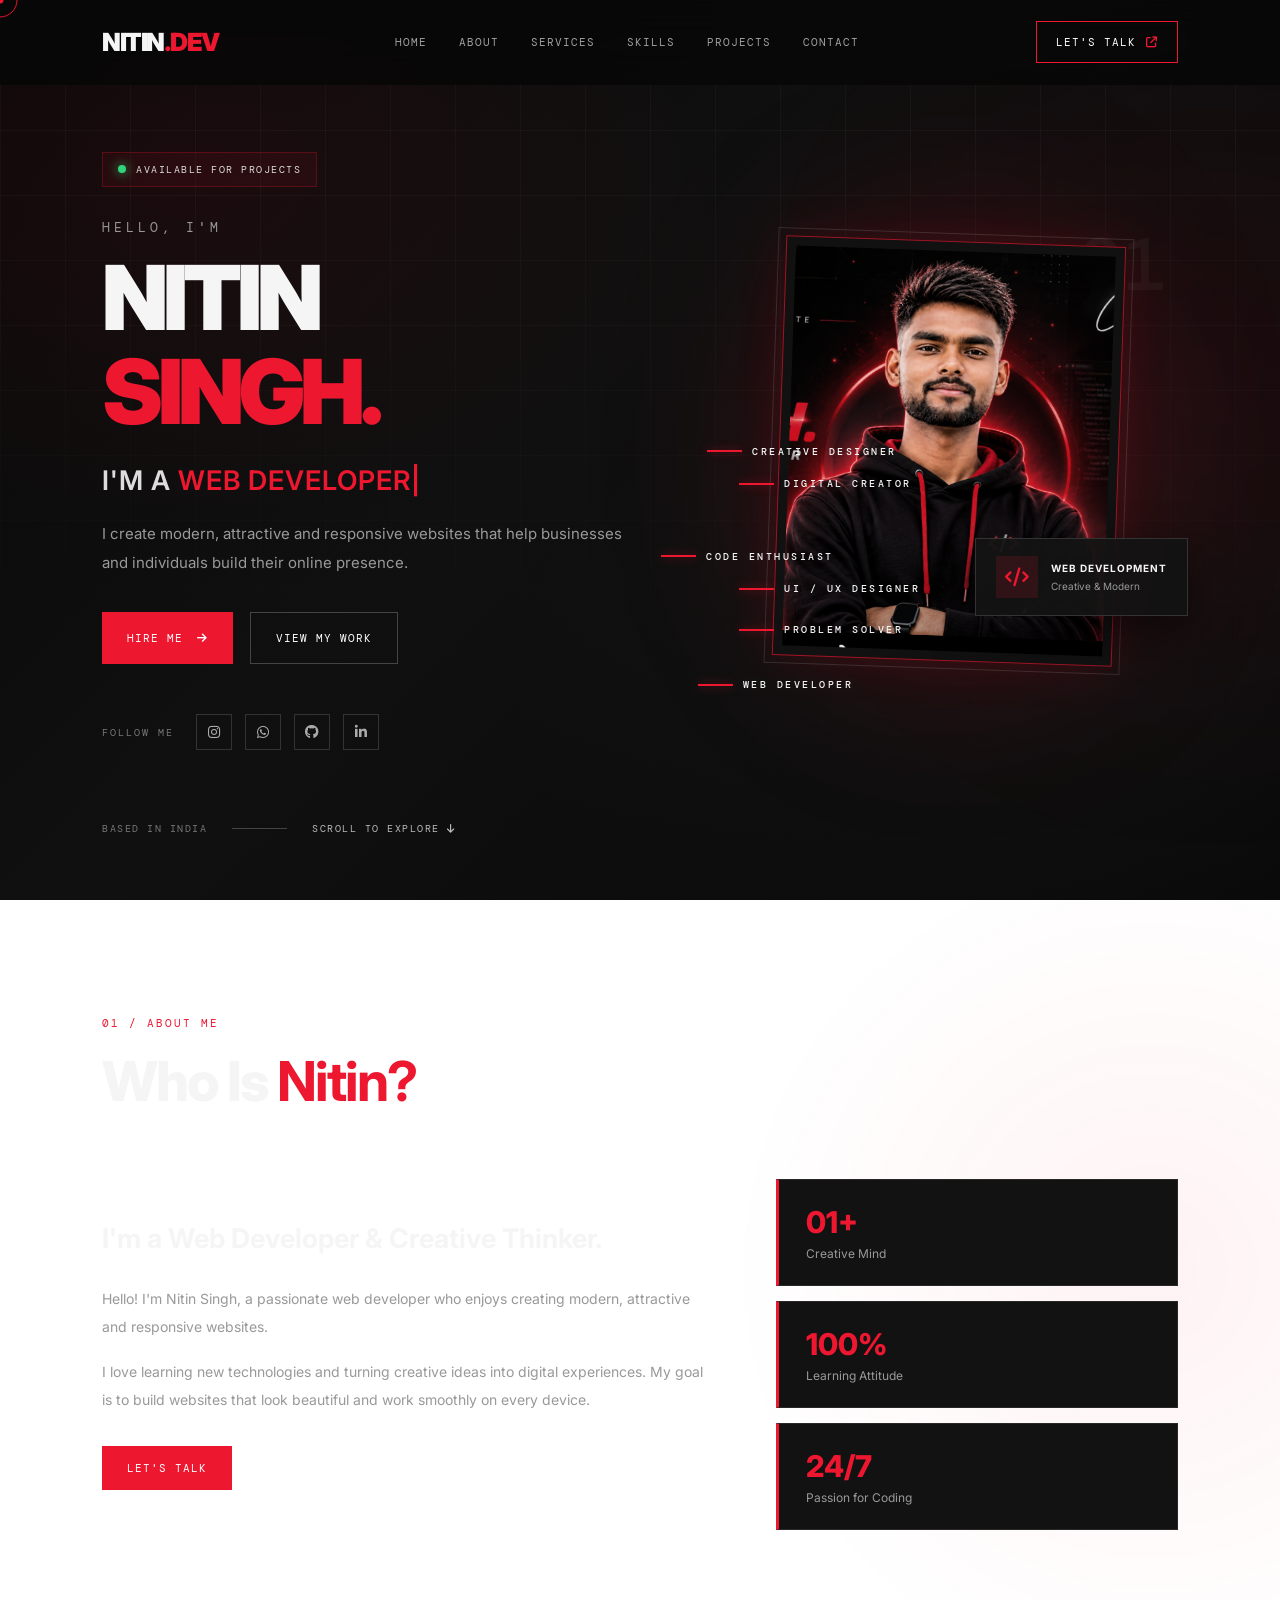
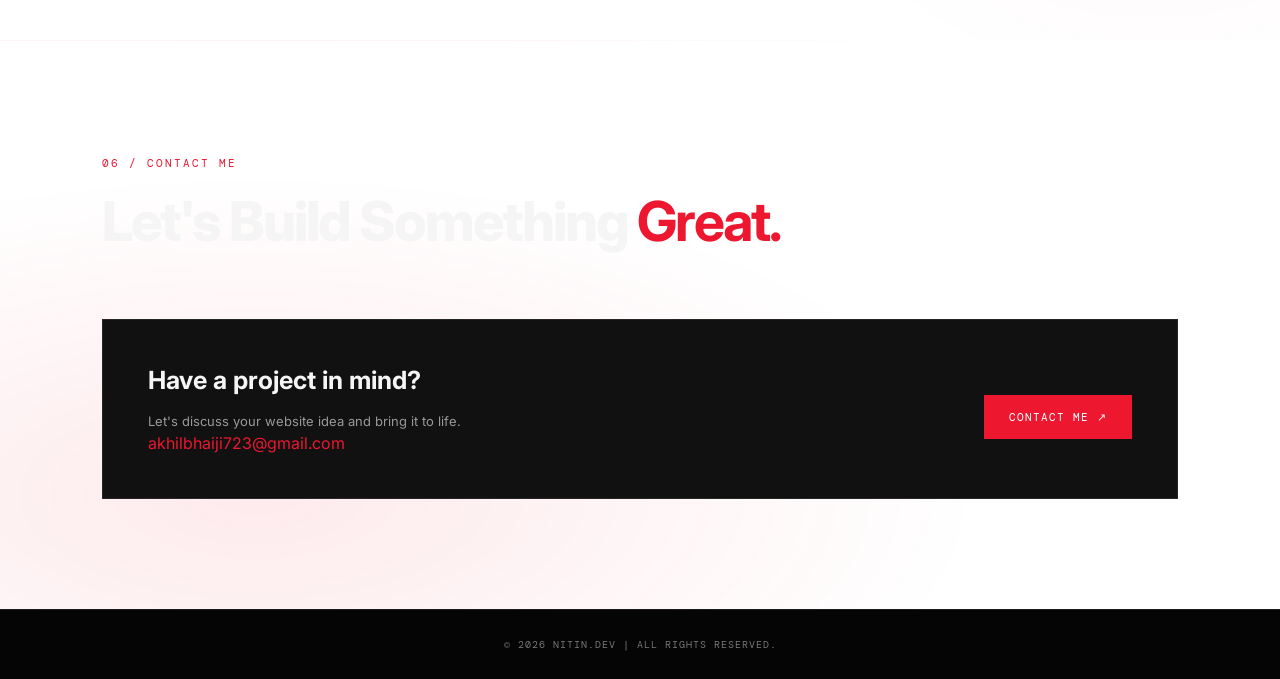
<file: index.html>
<!DOCTYPE html>
<html lang="en">

<head>
    <meta charset="UTF-8">
    <meta name="viewport" content="width=device-width, initial-scale=1.0">

    <title>NITIN.DEV | Personal Portfolio</title>

    <meta name="description" content="Nitin Singh - Web Developer. Explore my portfolio, services and projects.">

    <meta name="author" content="Nitin Singh">
    <meta name="theme-color" content="#080808">

    <link rel="stylesheet" href="style.css">

    <link rel="preconnect" href="https://fonts.googleapis.com">
    <link rel="preconnect" href="https://fonts.gstatic.com" crossorigin>

    <link href="https://fonts.googleapis.com/css2?family=DM+Mono:wght@400;500&family=Inter:wght@400;500;600;700;800;900&display=swap" rel="stylesheet">

    <link rel="stylesheet" href="https://cdnjs.cloudflare.com/ajax/libs/font-awesome/6.5.2/css/all.min.css">
</head>

<body>

    <!-- CUSTOM CURSOR -->
    <div class="cursor-dot" id="cursorDot"></div>
    <div class="cursor-outline" id="cursorOutline"></div>
    <div id="particles"></div>

    <!-- HEADER -->
    <header class="header" id="header">

        <a href="index.html" class="logo">
            NITIN<span>.DEV</span>
        </a>

        <nav class="navbar" id="navbar">
            <a href="index.html" class="nav-link active">HOME</a>
            <a href="about.html" class="nav-link">ABOUT</a>
            <a href="services.html" class="nav-link">SERVICES</a>
            <a href="skill.html" class="nav-link">SKILLS</a>
            <a href="project.html" class="nav-link">PROJECTS</a>
            <a href="contact.html" class="nav-link">CONTACT</a>
        </nav>

        <a href="contact.html" class="header-btn">
            LET'S TALK <i class="fa-solid fa-arrow-up-right-from-square"></i>
        </a>

        <button class="menu-toggle" id="menuToggle" aria-label="Open navigation menu">
            <i class="fa-solid fa-bars"></i>
        </button>

    </header>

    <!-- HOME SECTION -->
    <main>

        <section class="home" id="home">

            <div class="home-grid"></div>

            <div class="home-container">

                <!-- LEFT CONTENT -->
                <div class="home-content">

                    <div class="availability">
                        <span class="status-dot"></span>
                        AVAILABLE FOR PROJECTS
                    </div>

                    <p class="intro-text">HELLO, I'M</p>

                    <h1>
                        NITIN
                        <span class="red-text">SINGH.</span>
                    </h1>

                    <h2>
                        I'M A <span id="typingText"></span><span class="typing-cursor">|</span>
                    </h2>

                    <p class="home-description">
                        I create modern, attractive and responsive websites
                        that help businesses and individuals build their
                        online presence.
                    </p>

                    <div class="home-buttons">

                        <a href="contact.html" class="primary-btn">
                            HIRE ME <i class="fa-solid fa-arrow-right"></i>
                        </a>

                        <a href="project.html" class="secondary-btn">
                            VIEW MY WORK
                        </a>

                    </div>

                    <div class="social-area">

                        <span>FOLLOW ME</span>

                        <div class="social-links">
                            <a href="https://www.instagram.com/lancer_nitin/" aria-label="Instagram"><i class="fa-brands fa-instagram"></i></a>
                            <a href="https://wa.me/916392363271" aria-label="WhatsApp"><i class="fa-brands fa-whatsapp"></i></a>
                            <a href="https://github.com/NITINSINGH1313" aria-label="GitHub"><i class="fa-brands fa-github"></i></a>
                            <a href="#" aria-label="LinkedIn"><i class="fa-brands fa-linkedin-in"></i></a>
                        </div>

                    </div>

                </div>

                <!-- RIGHT PHOTO SECTION -->
                <div class="home-visual">

                    <div class="photo-glow"></div>

                    <div class="photo-label photo-label-top-left">
                        <span class="label-line"></span>
                        <span>CREATIVE DESIGNER</span>
                    </div>

                    <div class="photo-label photo-label-top-right">
                        <span class="label-line"></span>
                        <span>DIGITAL CREATOR</span>
                    </div>

                    <div class="photo-label photo-label-left">
                        <span class="label-line"></span>
                        <span>CODE ENTHUSIAST</span>
                    </div>

                    <div class="photo-label photo-label-right">
                        <span class="label-line"></span>
                        <span>UI / UX DESIGNER</span>
                    </div>

                    <!-- PHOTO -->
                    <div class="photo-frame">
                        <img src="nitin.png" alt="Nitin Singh">
                    </div>

                    <div class="photo-label photo-label-bottom-left">
                        <span class="label-line"></span>
                        <span>WEB DEVELOPER</span>
                    </div>

                    <div class="photo-label photo-label-bottom-right">
                        <span class="label-line"></span>
                        <span>PROBLEM SOLVER</span>
                    </div>

                    <!-- FLOATING CARD -->
                    <div class="floating-card">

                        <span class="floating-icon">
                            <i class="fa-solid fa-code"></i>
                        </span>

                        <div>
                            <strong>WEB DEVELOPMENT</strong>
                            <small>Creative & Modern</small>
                        </div>

                    </div>

                    <span class="visual-number">01</span>

                </div>

            </div>

            <!-- BOTTOM INFO -->
            <div class="home-bottom">
                <span>BASED IN INDIA</span>
                <span class="bottom-line"></span>

                <a href="about.html" class="scroll-link">
                    SCROLL TO EXPLORE <i class="fa-solid fa-arrow-down"></i>
                </a>
            </div>

        </section>

    </main>

    <!-- ABOUT SECTION -->
    <section class="section about" id="about">

        <div class="section-heading">
            <span>01 / ABOUT ME</span>
            <h2>Who Is <b>Nitin?</b></h2>
        </div>

        <div class="about-content">

            <div class="about-text">

                <h3>I'm a Web Developer & Creative Thinker.</h3>

                <p>
                    Hello! I'm Nitin Singh, a passionate web developer
                    who enjoys creating modern, attractive and
                    responsive websites.
                </p>

                <p>
                    I love learning new technologies and turning
                    creative ideas into digital experiences.
                    My goal is to build websites that look beautiful
                    and work smoothly on every device.
                </p>

                <a href="contact.html" class="btn">LET'S TALK</a>

            </div>

            <div class="about-stats">

                <div class="stat-card">
                    <h3>01+</h3>
                    <p>Creative Mind</p>
                </div>

                <div class="stat-card">
                    <h3>100%</h3>
                    <p>Learning Attitude</p>
                </div>

                <div class="stat-card">
                    <h3>24/7</h3>
                    <p>Passion for Coding</p>
                </div>

            </div>

        </div>

    </section>

    <!-- CONTACT SECTION -->
    <section class="section contact" id="contact">

        <div class="section-heading">
            <span>06 / CONTACT ME</span>
            <h2>Let's Build Something <b>Great.</b></h2>
        </div>

        <div class="contact-content">

            <div>
                <h3>Have a project in mind?</h3>

                <p>
                    Let's discuss your website idea and bring it to life.
                </p>

                <a
                    href="mailto:akhilbhaiji723@gmail.com"
                    class="contact-email"
                    aria-label="Send an email to akhilbhaiji723@gmail.com">

                    akhilbhaiji723@gmail.com

                </a>

            </div>

            <a href="mailto:akhilbhaiji723@gmail.com" class="btn">
                CONTACT ME ↗
            </a>

        </div>

    </section>

    <!-- FOOTER -->
    <footer class="footer">
        <p>© 2026 NITIN.DEV | ALL RIGHTS RESERVED.</p>
    </footer>

    <!-- JAVASCRIPT -->
    <script src="script.js"></script>

</body>
</html>
</file>
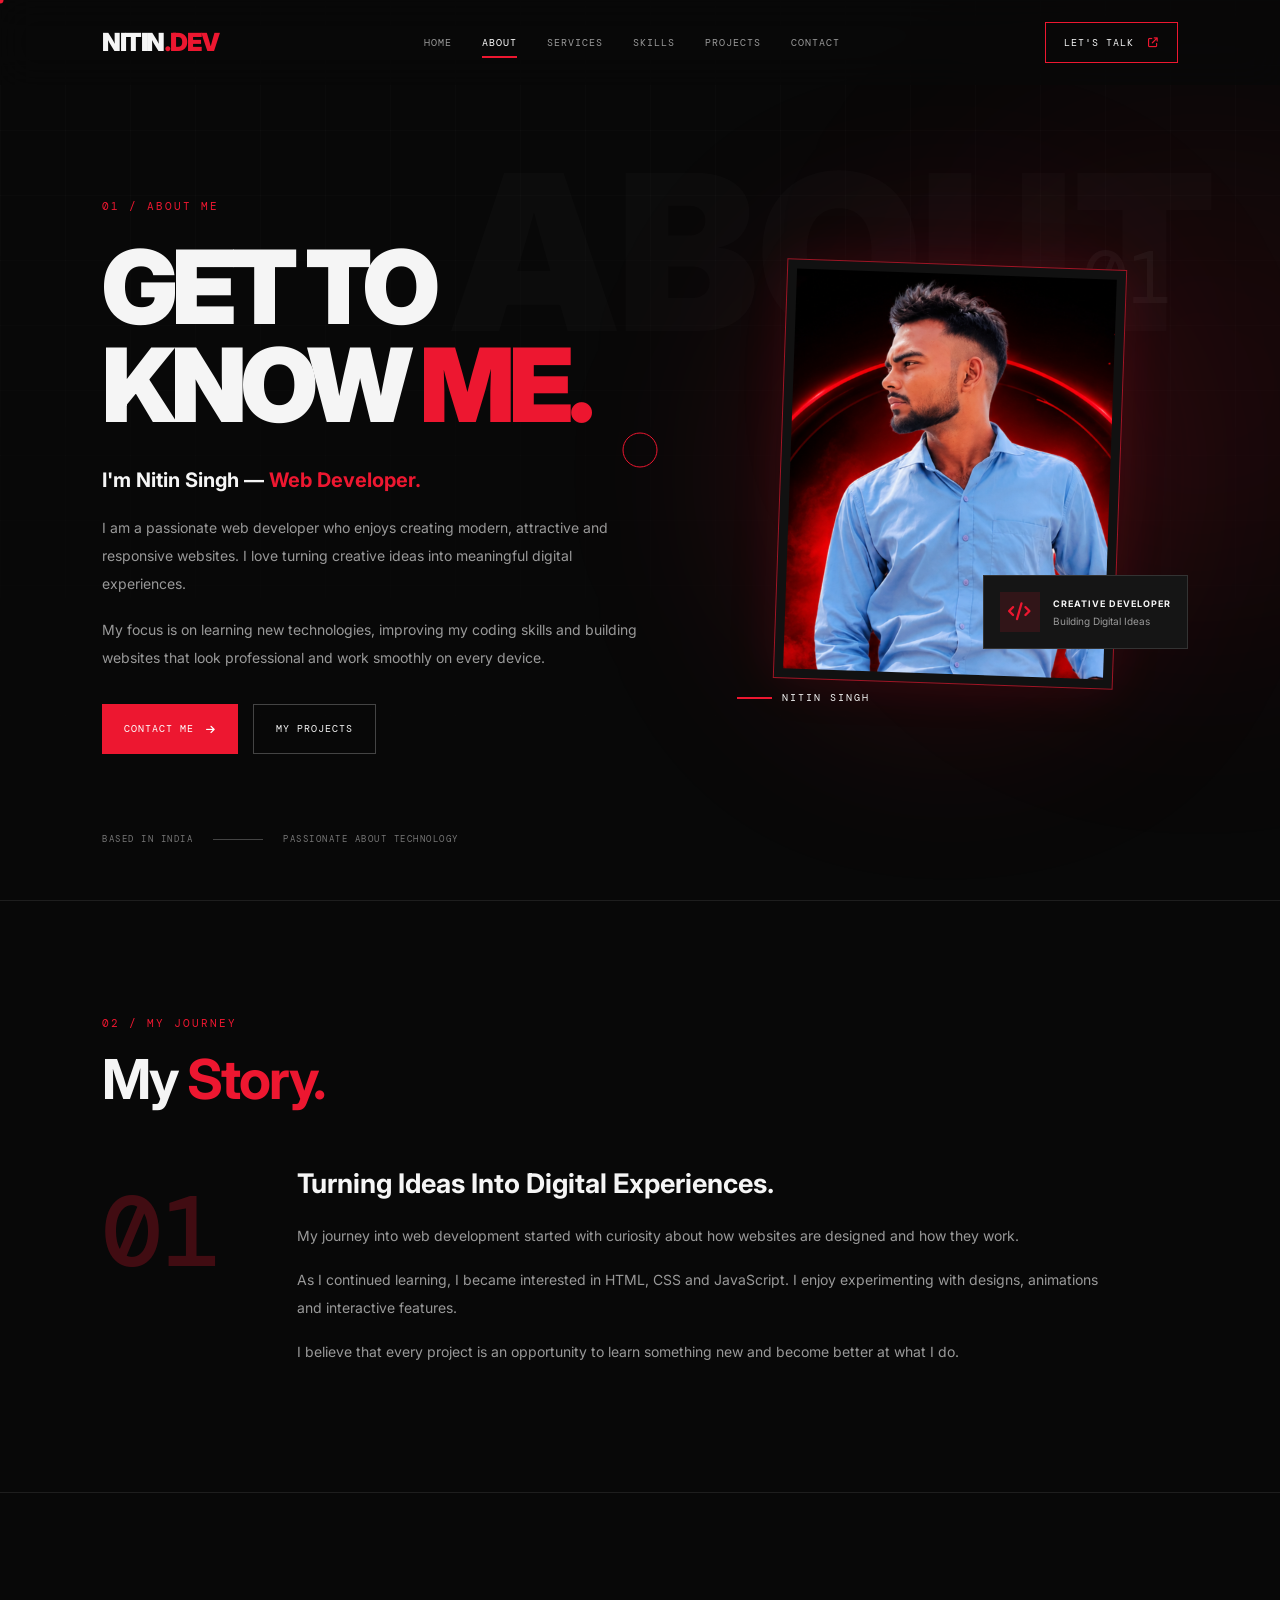
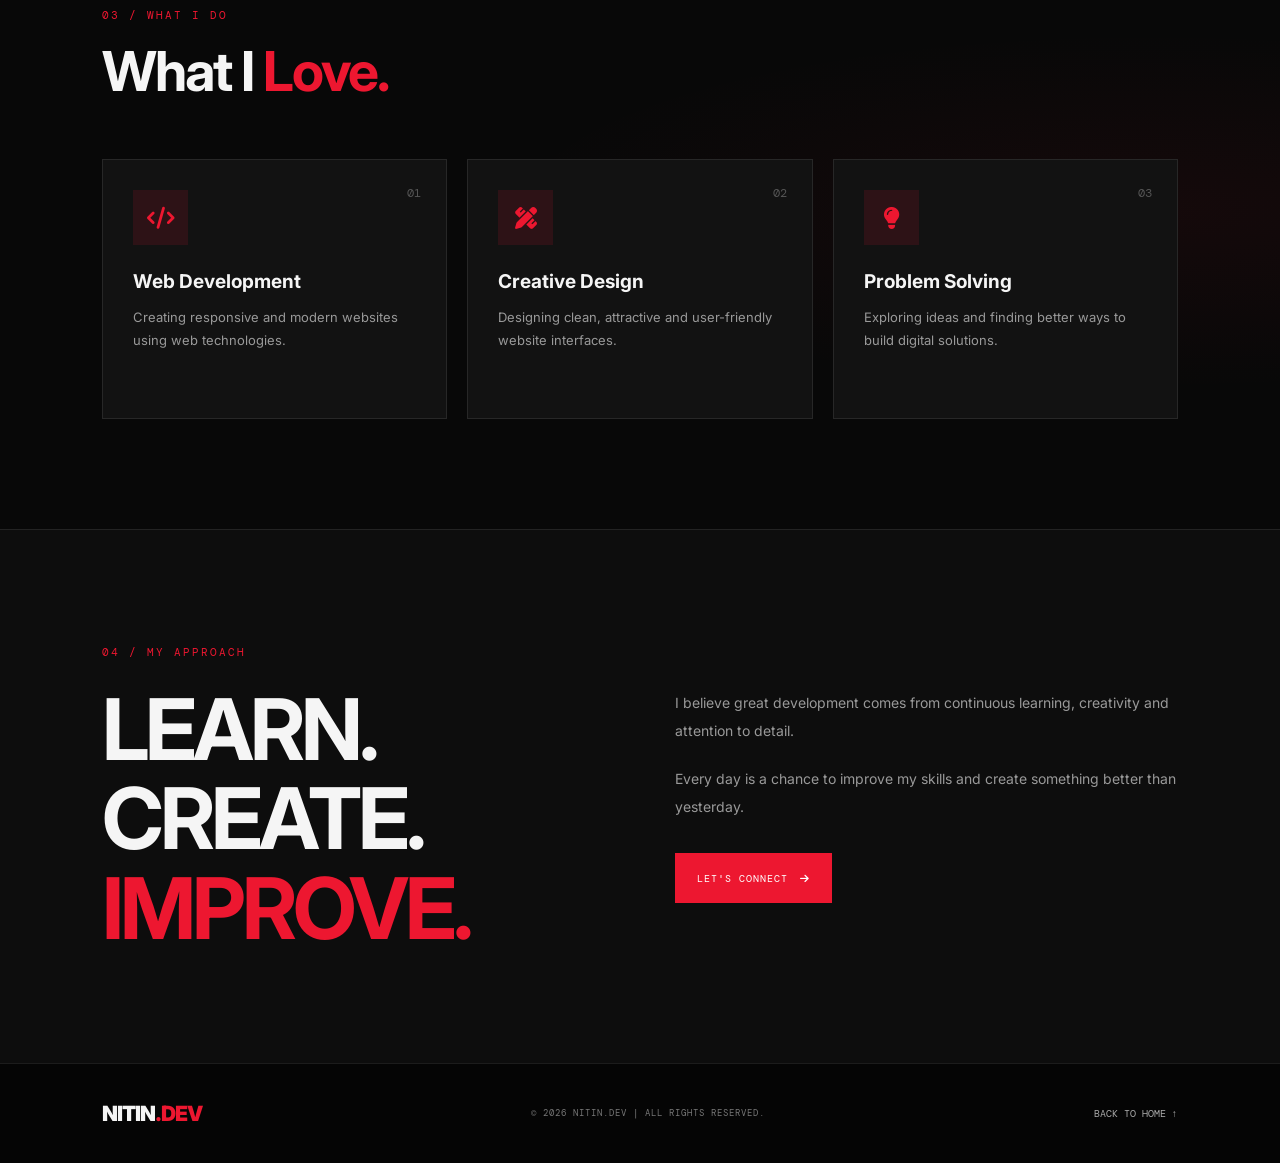
<file: about.html>
<!DOCTYPE html>
<html lang="en">

<head>
    <meta charset="UTF-8">
    <meta name="viewport" content="width=device-width, initial-scale=1.0">

    <title>About Me | NITIN.DEV</title>

    <link rel="stylesheet" href="about.css">

    <link rel="preconnect" href="https://fonts.googleapis.com">
    <link rel="preconnect" href="https://fonts.gstatic.com" crossorigin>

    <link href="https://fonts.googleapis.com/css2?family=DM+Mono:wght@400;500&family=Inter:wght@400;500;600;700;800;900&display=swap" rel="stylesheet">

    <link rel="stylesheet" href="https://cdnjs.cloudflare.com/ajax/libs/font-awesome/6.5.2/css/all.min.css">
</head>

<body>

    <!-- CUSTOM CURSOR -->
    <div class="cursor-dot" id="cursorDot"></div>
    <div class="cursor-outline" id="cursorOutline"></div>

    <!-- MOUSE PARTICLES -->
    <div id="particles"></div>

    <!-- HEADER -->
    <header class="header" id="header">

        <a href="index.html" class="logo">
            NITIN<span>.DEV</span>
        </a>

        <nav class="navbar" id="navbar">
            <a href="index.html">HOME</a>
            <a href="about.html" class="active">ABOUT</a>
            <a href="services.html">SERVICES</a>
            <a href="skill.html">SKILLS</a>
            <a href="project.html">PROJECTS</a>
            <a href="contact.html">CONTACT</a>
        </nav>

        <a href="contact.html" class="header-btn">
            LET'S TALK
            <i class="fa-solid fa-arrow-up-right-from-square"></i>
        </a>

        <button class="menu-toggle" id="menuToggle"
            aria-label="Toggle navigation" aria-expanded="false">
            <i class="fa-solid fa-bars"></i>
        </button>

    </header>


    <!-- ABOUT HERO -->
    <main>

        <section class="about-hero">

            <div class="hero-bg-text">ABOUT</div>

            <div class="about-container">

                <div class="about-left">

                    <span class="section-tag">01 / ABOUT ME</span>

                    <h1>
                        GET TO<br>
                        KNOW <span>ME.</span>
                    </h1>

                    <h2>
                        I'm Nitin Singh —
                        <span>Web Developer.</span>
                    </h2>

                    <p>
                        I am a passionate web developer who enjoys
                        creating modern, attractive and responsive
                        websites. I love turning creative ideas into
                        meaningful digital experiences.
                    </p>

                    <p>
                        My focus is on learning new technologies,
                        improving my coding skills and building
                        websites that look professional and work
                        smoothly on every device.
                    </p>

                    <div class="about-buttons">

                        <a href="contact.html" class="primary-btn">
                            CONTACT ME
                            <i class="fa-solid fa-arrow-right"></i>
                        </a>

                        <a href="project.html" class="outline-btn">
                            MY PROJECTS
                        </a>

                    </div>

                </div>


                <!-- PROFILE IMAGE -->
                <div class="about-right">

                    <div class="image-glow"></div>

                    <div class="about-image">
                        <img src="nitins.png" alt="Nitin Singh">
                    </div>

                    <div class="image-caption">
                        <span></span>
                        NITIN SINGH
                    </div>

                    <div class="image-card">

                        <i class="fa-solid fa-code"></i>

                        <div>
                            <strong>CREATIVE DEVELOPER</strong>
                            <small>Building Digital Ideas</small>
                        </div>

                    </div>

                    <div class="image-number">01</div>

                </div>

            </div>

            <div class="hero-bottom">
                <span>BASED IN INDIA</span>
                <span class="line"></span>
                <span>PASSIONATE ABOUT TECHNOLOGY</span>
            </div>

        </section>


        <!-- MY STORY -->
        <section class="story-section">

            <div class="section-heading">
                <span>02 / MY JOURNEY</span>
                <h2>My <b>Story.</b></h2>
            </div>

            <div class="story-content">

                <div class="story-number">01</div>

                <div class="story-text">

                    <h3>Turning Ideas Into Digital Experiences.</h3>

                    <p>
                        My journey into web development started with
                        curiosity about how websites are designed and
                        how they work.
                    </p>

                    <p>
                        As I continued learning, I became interested
                        in HTML, CSS and JavaScript. I enjoy
                        experimenting with designs, animations and
                        interactive features.
                    </p>

                    <p>
                        I believe that every project is an opportunity
                        to learn something new and become better
                        at what I do.
                    </p>

                </div>

            </div>

        </section>


        <!-- WHAT I DO -->
        <section class="what-section">

            <div class="section-heading">
                <span>03 / WHAT I DO</span>
                <h2>What I <b>Love.</b></h2>
            </div>

            <div class="what-grid">

                <div class="what-card">

                    <div class="card-icon">
                        <i class="fa-solid fa-code"></i>
                    </div>

                    <span>01</span>

                    <h3>Web Development</h3>

                    <p>
                        Creating responsive and modern websites
                        using web technologies.
                    </p>

                </div>


                <div class="what-card">

                    <div class="card-icon">
                        <i class="fa-solid fa-pen-ruler"></i>
                    </div>

                    <span>02</span>

                    <h3>Creative Design</h3>

                    <p>
                        Designing clean, attractive and
                        user-friendly website interfaces.
                    </p>

                </div>


                <div class="what-card">

                    <div class="card-icon">
                        <i class="fa-solid fa-lightbulb"></i>
                    </div>

                    <span>03</span>

                    <h3>Problem Solving</h3>

                    <p>
                        Exploring ideas and finding better ways
                        to build digital solutions.
                    </p>

                </div>

            </div>

        </section>


        <!-- PERSONAL APPROACH -->
        <section class="approach-section">

            <div class="approach-content">

                <div>

                    <span class="section-tag">04 / MY APPROACH</span>

                    <h2>
                        LEARN.<br>
                        CREATE.<br>
                        <b>IMPROVE.</b>
                    </h2>

                </div>

                <div class="approach-text">

                    <p>
                        I believe great development comes from
                        continuous learning, creativity and
                        attention to detail.
                    </p>

                    <p>
                        Every day is a chance to improve my skills
                        and create something better than yesterday.
                    </p>

                    <a href="contact.html" class="primary-btn">
                        LET'S CONNECT
                        <i class="fa-solid fa-arrow-right"></i>
                    </a>

                </div>

            </div>

        </section>

    </main>


    <!-- FOOTER -->
    <footer class="footer">

        <a href="index.html" class="footer-logo">
            NITIN<span>.DEV</span>
        </a>

        <p>© 2026 NITIN.DEV | ALL RIGHTS RESERVED.</p>

        <a href="index.html" class="back-top">
            BACK TO HOME ↑
        </a>

    </footer>


    <!-- JAVASCRIPT -->
    <script src="about.js"></script>

</body>
</html>
</file>
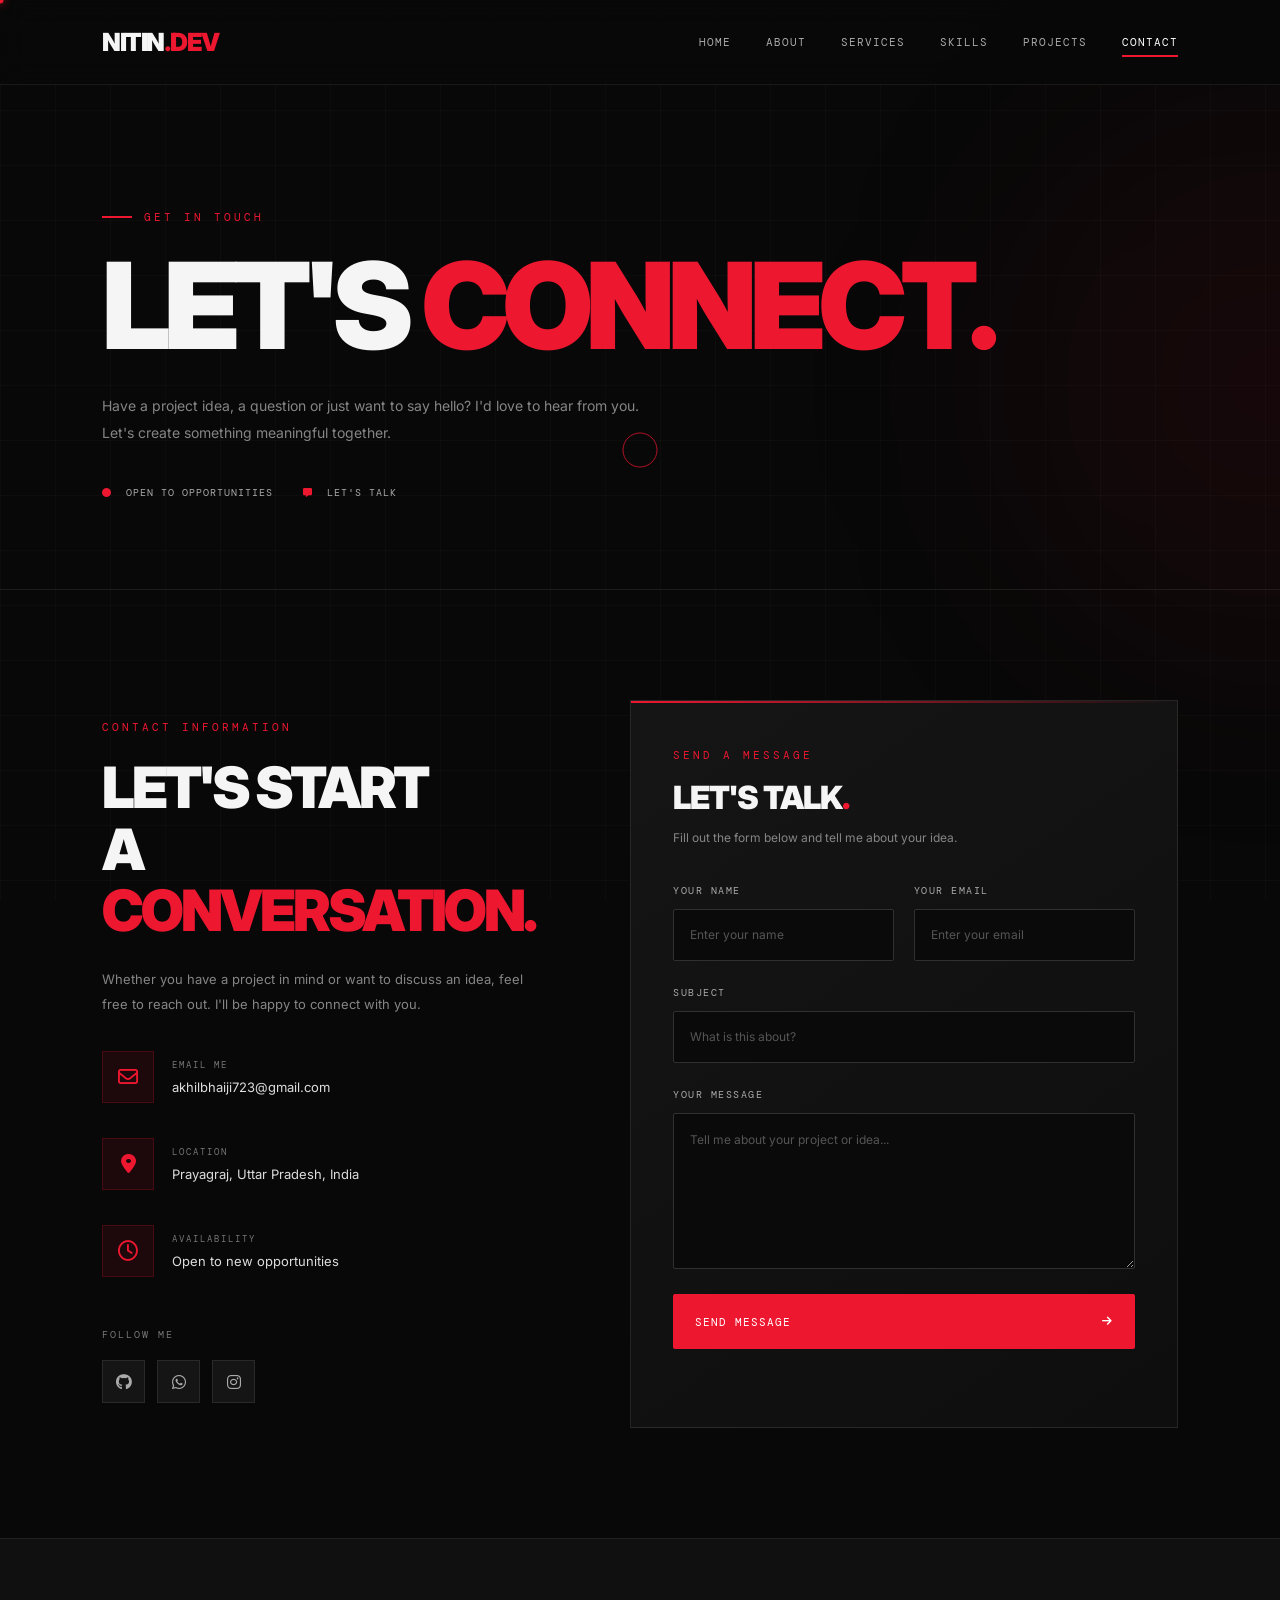
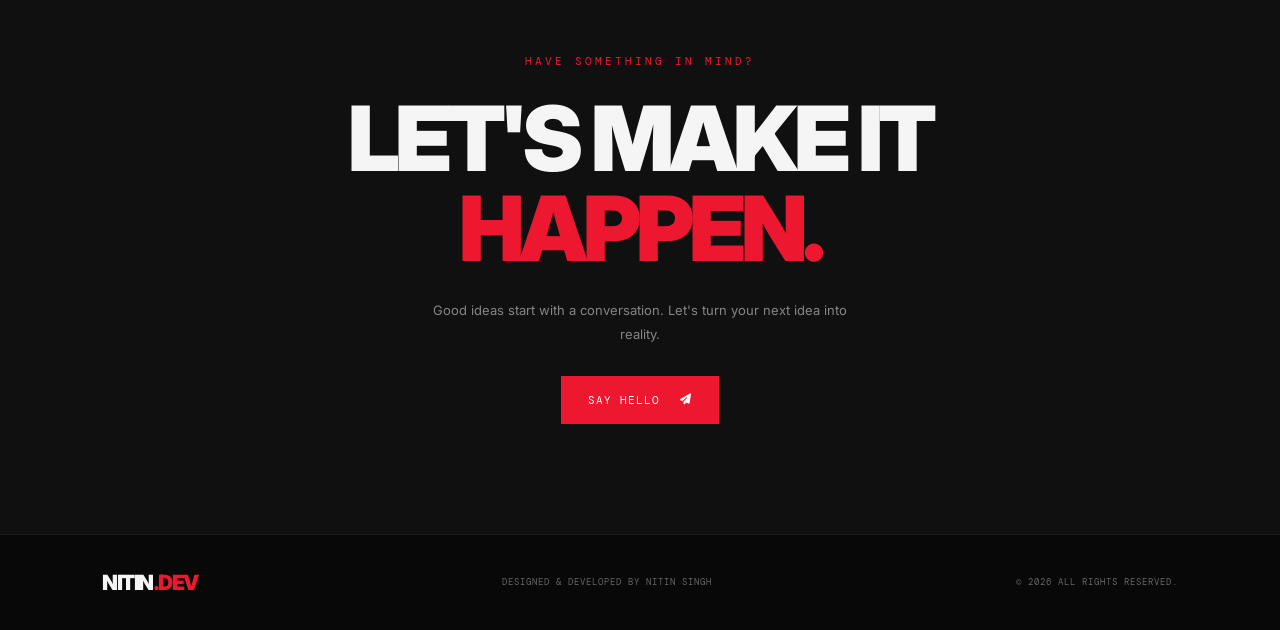
<file: contact.html>
<!DOCTYPE html>
<html lang="en">
<head>
    <meta charset="UTF-8">
    <meta name="viewport" content="width=device-width, initial-scale=1.0">

    <title>NITIN.DEV | Contact</title>
    <meta name="description" content="Contact NITIN.DEV for web development projects, questions and collaborations.">

    <link rel="stylesheet" href="contact.css">

    <link href="https://fonts.googleapis.com/css2?family=DM+Mono:wght@400;500&family=Inter:wght@300;400;500;600;700;800;900&display=swap" rel="stylesheet">

    <link rel="stylesheet" href="https://cdnjs.cloudflare.com/ajax/libs/font-awesome/6.5.2/css/all.min.css">
</head>

<body>

    <!-- BACKGROUND -->
    <div class="grid-bg"></div>
    <div class="particles" id="particles"></div>

    <!-- CUSTOM CURSOR -->
    <div class="cursor-dot" id="cursorDot"></div>
    <div class="cursor-outline" id="cursorOutline"></div>

    <!-- HEADER -->
    <header class="header" id="header">

        <a href="index.html" class="logo">
            NITIN<span>.DEV</span>
        </a>

        <button class="menu-toggle" id="menuToggle"
                aria-label="Toggle navigation"
                aria-controls="navbar"
                aria-expanded="false">
            <i class="fa-solid fa-bars"></i>
        </button>

        <nav class="navbar" id="navbar">
            <a href="index.html">HOME</a>
            <a href="about.html">ABOUT</a>
            <a href="services.html">SERVICES</a>
            <a href="skill.html">SKILLS</a>
            <a href="project.html">PROJECTS</a>
            <a href="contact.html" class="active">CONTACT</a>
        </nav>

    </header>

    <main>

        <!-- CONTACT HERO -->
        <section class="contact-hero">

            <div class="section-label">
                <span></span>
                GET IN TOUCH
            </div>

            <h1>LET'S <span>CONNECT.</span></h1>

            <p>
                Have a project idea, a question or just want to say hello?
                I'd love to hear from you. Let's create something meaningful together.
            </p>

            <div class="hero-bottom">
                <span><i class="fa-solid fa-circle"></i> OPEN TO OPPORTUNITIES</span>
                <span><i class="fa-solid fa-message"></i> LET'S TALK</span>
            </div>

        </section>

        <!-- CONTACT SECTION -->
        <section class="contact-section">

            <div class="contact-layout">

                <!-- CONTACT INFORMATION -->
                <div class="contact-info reveal">

                    <span class="small-label">CONTACT INFORMATION</span>

                    <h2>
                        LET'S START<br>
                        A <span>CONVERSATION.</span>
                    </h2>

                    <p class="info-description">
                        Whether you have a project in mind or want to
                        discuss an idea, feel free to reach out.
                        I'll be happy to connect with you.
                    </p>

                    <div class="info-item">

                        <div class="info-icon">
                            <i class="fa-regular fa-envelope"></i>
                        </div>

                        <div>
                            <span>EMAIL ME</span>
                            <a href="mailto:akhilbhaiji723@gmail.com" class="info-link">
                                akhilbhaiji723@gmail.com
                            </a>
                        </div>

                    </div>

                    <div class="info-item">

                        <div class="info-icon">
                            <i class="fa-solid fa-location-dot"></i>
                        </div>

                        <div>
                            <span>LOCATION</span>
                            <p>Prayagraj, Uttar Pradesh, India</p>
                        </div>

                    </div>

                    <div class="info-item">

                        <div class="info-icon">
                            <i class="fa-regular fa-clock"></i>
                        </div>

                        <div>
                            <span>AVAILABILITY</span>
                            <p>Open to new opportunities</p>
                        </div>

                    </div>

                    <!-- SOCIAL LINKS -->
                    <div class="social-area">

                        <span>FOLLOW ME</span>

                        <div class="social-links">

                            <a href="https://github.com/NITINSINGH1313"
                               target="_blank"
                               rel="noopener noreferrer"
                               aria-label="GitHub">
                                <i class="fa-brands fa-github"></i>
                            </a>

                            <!-- Add your LinkedIn profile URL here -->
                            <a href="https://wa.me/916392363271"
                               target="_blank"
                               rel="noopener noreferrer"
                               aria-label="WhatsApp">
                                <i class="fa-brands fa-whatsapp"></i>
                            </a>

                            <!-- Add your Instagram profile URL here -->
                            <a href="https://www.instagram.com/
                            lancer_nitin/" aria-label="Instagram">
                                <i class="fa-brands fa-instagram"></i></a>

                        </div>

                    </div>

                </div>

                <!-- CONTACT FORM -->
                <div class="contact-form-box reveal">

                    <div class="form-heading">
                        <span class="small-label">SEND A MESSAGE</span>
                        <h3>LET'S TALK<span>.</span></h3>
                        <p>Fill out the form below and tell me about your idea.</p>
                    </div>

                    <form id="contactForm">

                        <div class="form-row">

                            <div class="form-group">
                                <label for="name">YOUR NAME</label>
                                <input
                                    type="text"
                                    id="name"
                                    name="name"
                                    placeholder="Enter your name"
                                    autocomplete="name"
                                    maxlength="80"
                                    required
                                >
                            </div>

                            <div class="form-group">
                                <label for="email">YOUR EMAIL</label>
                                <input
                                    type="email"
                                    id="email"
                                    name="email"
                                    placeholder="Enter your email"
                                    autocomplete="email"
                                    maxlength="120"
                                    required
                                >
                            </div>

                        </div>

                        <div class="form-group">
                            <label for="subject">SUBJECT</label>
                            <input
                                type="text"
                                id="subject"
                                name="subject"
                                placeholder="What is this about?"
                                maxlength="120"
                                required
                            >
                        </div>

                        <div class="form-group">
                            <label for="message">YOUR MESSAGE</label>
                            <textarea
                                id="message"
                                name="message"
                                rows="6"
                                placeholder="Tell me about your project or idea..."
                                maxlength="3000"
                                required
                            ></textarea>
                        </div>

                        <button type="submit" class="send-button">
                            SEND MESSAGE
                            <i class="fa-solid fa-arrow-right"></i>
                        </button>

                        <p class="form-status" id="formStatus" aria-live="polite"></p>

                    </form>

                </div>

            </div>

        </section>

        <!-- BOTTOM CTA -->
        <section class="contact-bottom reveal">

            <span class="small-label">HAVE SOMETHING IN MIND?</span>

            <h2>
                LET'S MAKE IT<br>
                <span>HAPPEN.</span>
            </h2>

            <p>
                Good ideas start with a conversation.
                Let's turn your next idea into reality.
            </p>

            <a href="mailto:akhilbhaiji723@gmail.com" class="email-button">
                SAY HELLO
                <i class="fa-solid fa-paper-plane"></i>
            </a>

        </section>

    </main>

    <!-- FOOTER -->
    <footer class="footer">

        <a href="index.html" class="logo">
            NITIN<span>.DEV</span>
        </a>

        <p>DESIGNED & DEVELOPED BY NITIN SINGH</p>

        <span>© 2026 ALL RIGHTS RESERVED.</span>

    </footer>

    <script src="contact.js"></script>

</body>
</html>
</file>
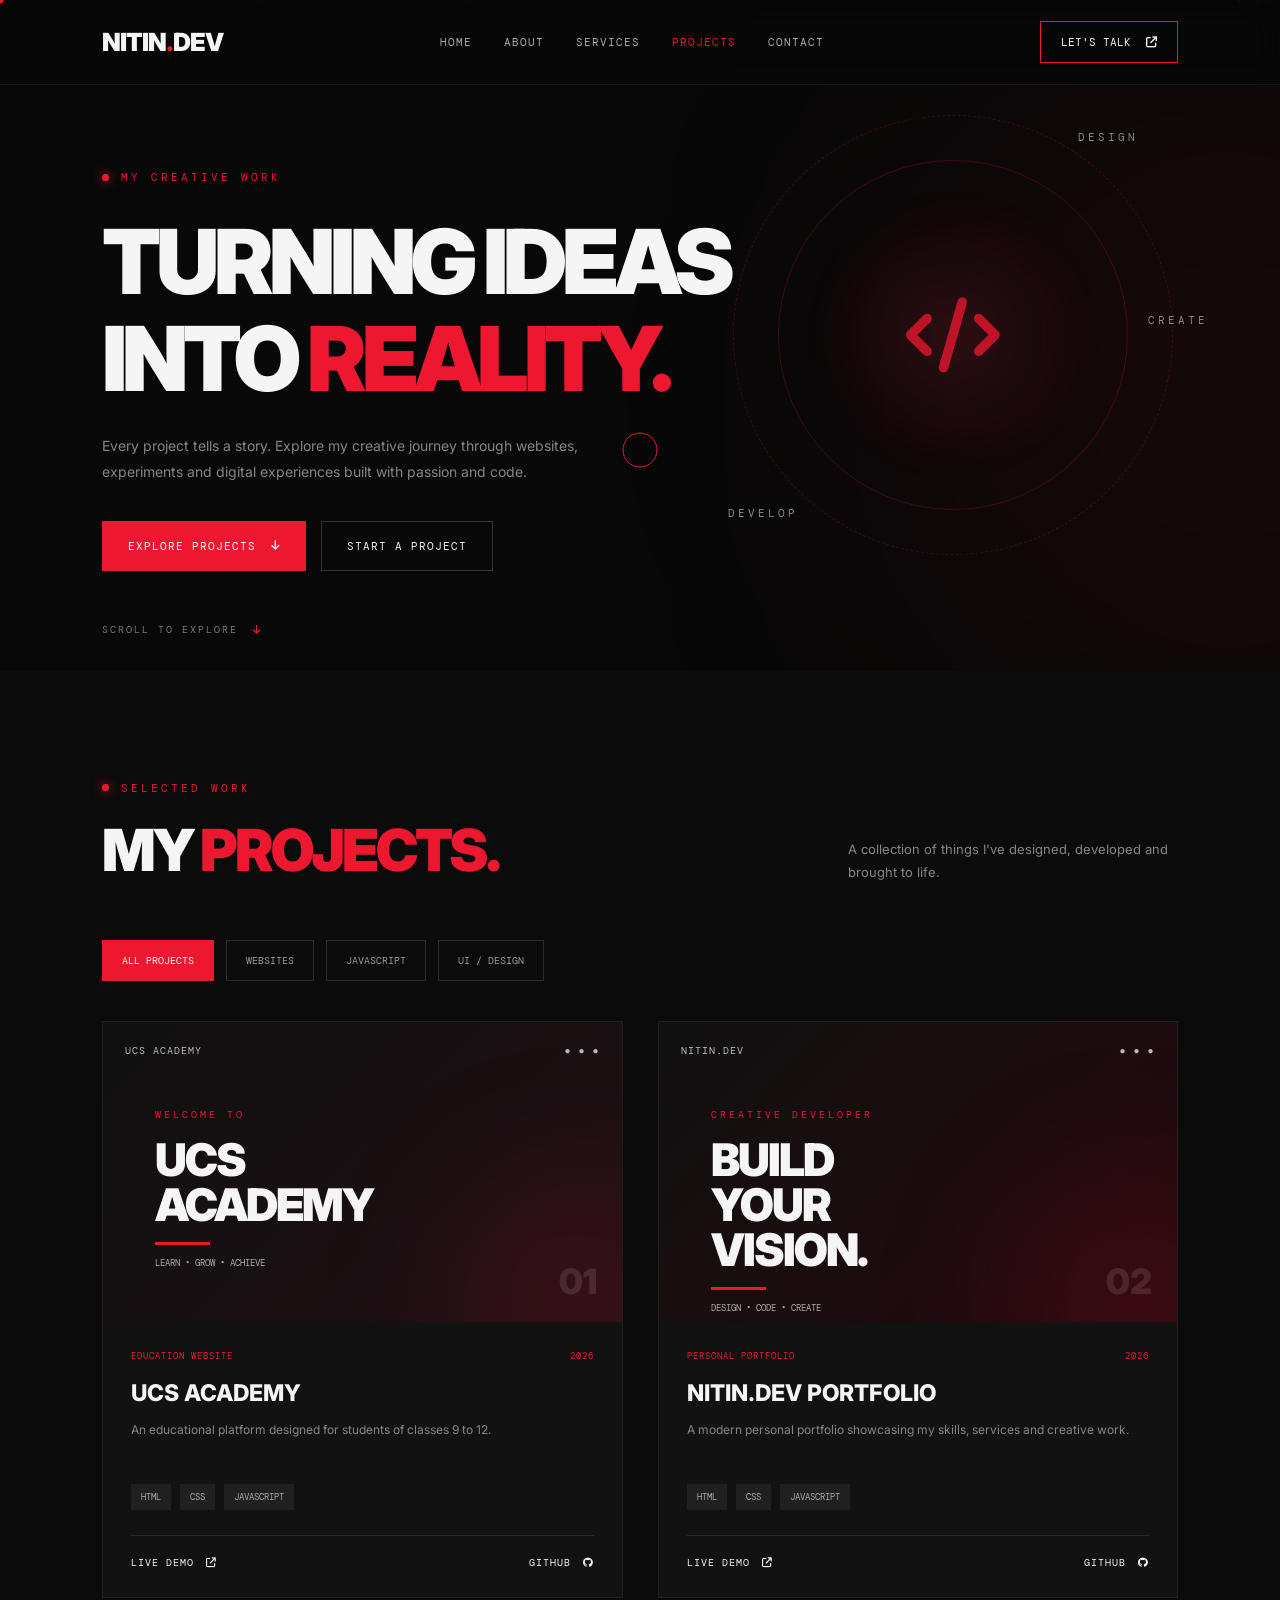
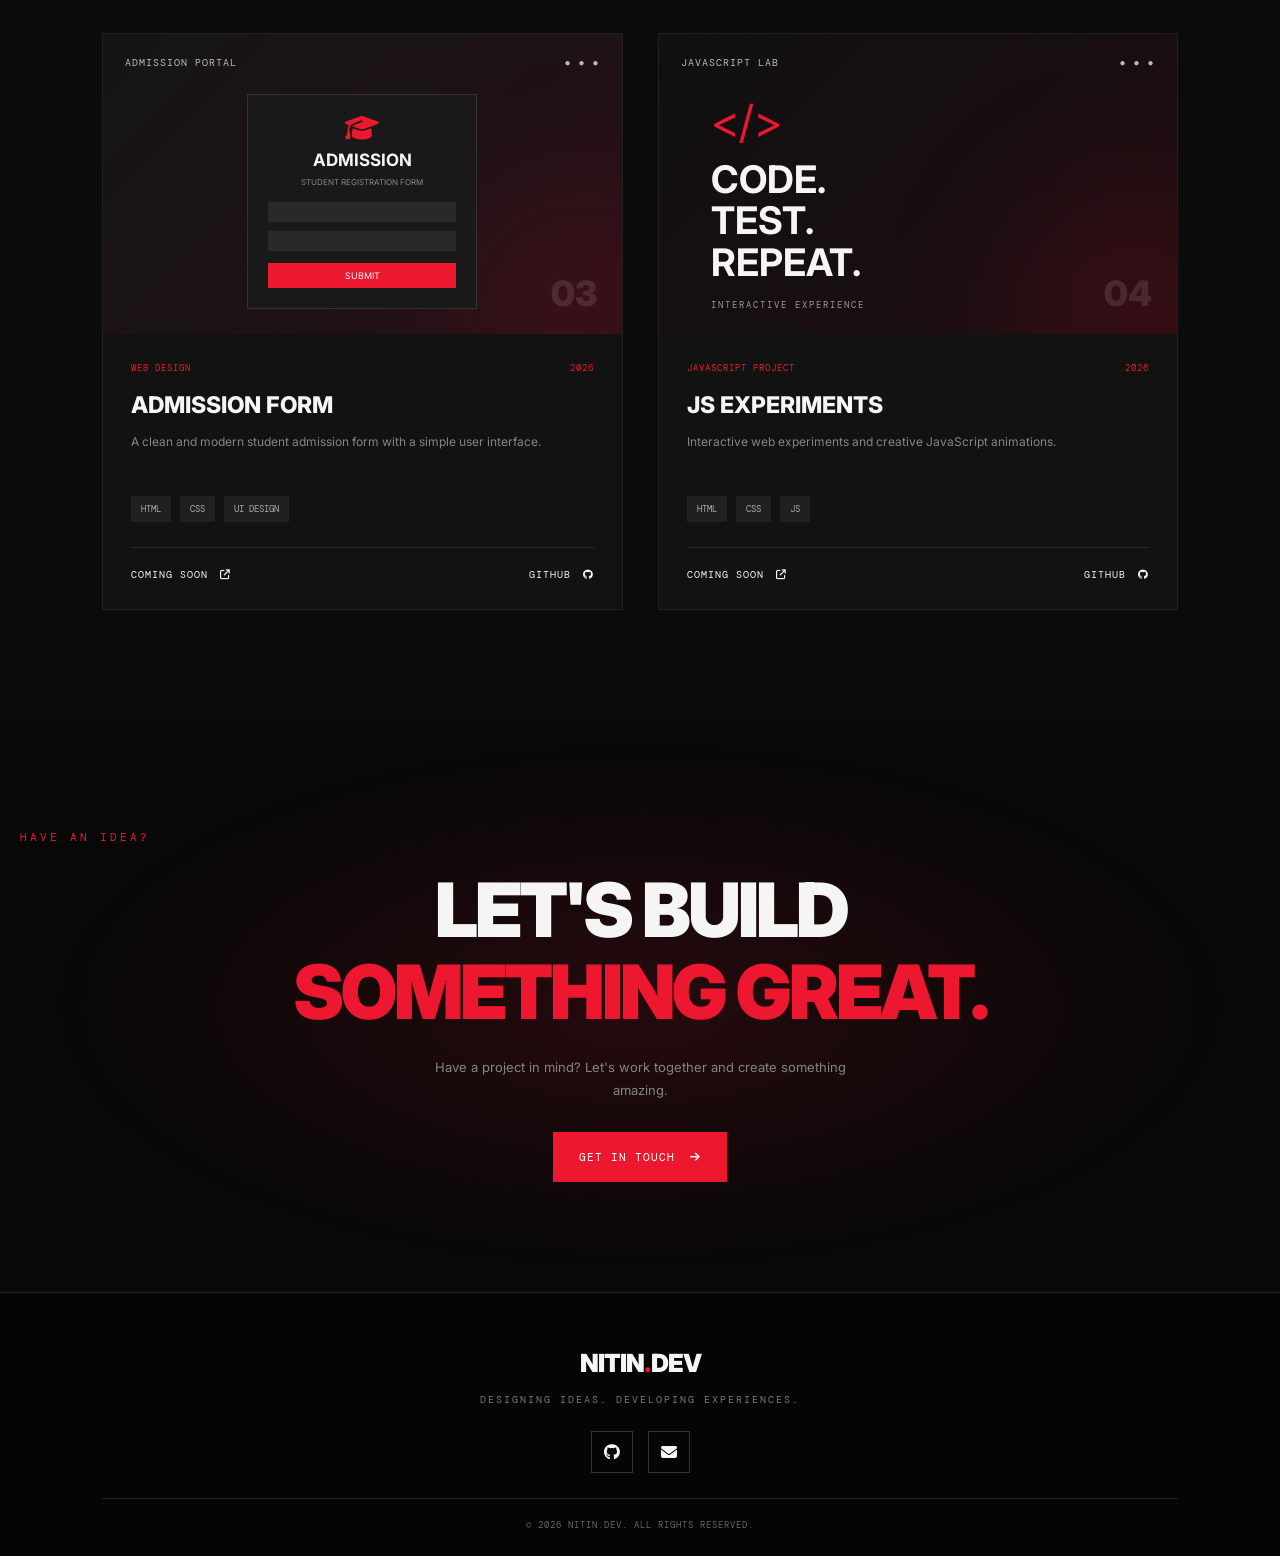
<file: project.html>
<!DOCTYPE html>
<html lang="en">

<head>
    <meta charset="UTF-8">
    <meta name="viewport" content="width=device-width, initial-scale=1.0">

    <title>NITIN.DEV | My Projects</title>

    <meta name="description" content="Explore projects created by Nitin Singh, a web developer.">

    <link rel="stylesheet" href="project.css">

    <link href="https://fonts.googleapis.com/css2?family=DM+Mono:wght@400;500&family=Inter:wght@300;400;500;600;700;800;900&display=swap" rel="stylesheet">

    <link rel="stylesheet" href="https://cdnjs.cloudflare.com/ajax/libs/font-awesome/6.5.2/css/all.min.css">
</head>

<body>

    <!-- CUSTOM CURSOR -->
    <div class="cursor-dot" id="cursorDot"></div>
    <div class="cursor-outline" id="cursorOutline"></div>

    <!-- MOUSE TRAIL PARTICLES -->
    <div id="particles"></div>

    <!-- PRELOADER -->
    <div class="preloader">
        <span>NITIN.DEV</span>
    </div>

    <!-- BACKGROUND EFFECTS -->
    <div class="background-glow"></div>
    <div class="particles" id="backgroundParticles"></div>


    <!-- HEADER -->
    <header class="header" id="header">

        <a href="index.html" class="logo">
            NITIN<span>.</span>DEV
        </a>

        <nav class="navbar" id="navbar">
            <a href="index.html">HOME</a>
            <a href="about.html">ABOUT</a>
            <a href="services.html">SERVICES</a>
            <a href="project.html" class="active">PROJECTS</a>
            <a href="contact.html">CONTACT</a>
        </nav>

        <a href="contact.html" class="header-btn">
            LET'S TALK
            <i class="fas fa-arrow-up-right-from-square"></i>
        </a>

        <div class="menu-toggle" id="menuToggle">
            <i class="fas fa-bars"></i>
        </div>

    </header>


    <!-- HERO SECTION -->
    <section class="project-hero">

        <div class="hero-content">

            <span class="section-tag">
                <span class="tag-dot"></span>
                MY CREATIVE WORK
            </span>

            <h1>
                TURNING IDEAS
                <br>
                INTO <span>REALITY.</span>
            </h1>

            <p>
                Every project tells a story. Explore my creative
                journey through websites, experiments and digital
                experiences built with passion and code.
            </p>

            <div class="hero-buttons">

                <a href="#projects" class="primary-btn">
                    EXPLORE PROJECTS
                    <i class="fas fa-arrow-down"></i>
                </a>

                <a href="contact.html" class="secondary-btn">
                    START A PROJECT
                </a>

            </div>

        </div>


        <div class="hero-side">

            <div class="orbit orbit-one"></div>
            <div class="orbit orbit-two"></div>

            <div class="hero-symbol">
                <i class="fas fa-code"></i>
            </div>

            <span class="floating-text text-one">DESIGN</span>
            <span class="floating-text text-two">DEVELOP</span>
            <span class="floating-text text-three">CREATE</span>

        </div>


        <div class="hero-bottom">
            <span>SCROLL TO EXPLORE</span>
            <i class="fas fa-arrow-down"></i>
        </div>

    </section>


    <!-- PROJECT SECTION -->
    <section class="projects-section" id="projects">

        <div class="section-heading">

            <div>

                <span class="section-tag">
                    <span class="tag-dot"></span>
                    SELECTED WORK
                </span>

                <h2>MY <span>PROJECTS.</span></h2>

            </div>

            <p>
                A collection of things I've designed,
                developed and brought to life.
            </p>

        </div>


        <!-- FILTER BUTTONS -->
        <div class="filter-buttons">

            <button class="filter-btn active" data-filter="all">
                ALL PROJECTS
            </button>

            <button class="filter-btn" data-filter="website">
                WEBSITES
            </button>

            <button class="filter-btn" data-filter="javascript">
                JAVASCRIPT
            </button>

            <button class="filter-btn" data-filter="design">
                UI / DESIGN
            </button>

        </div>


        <!-- PROJECT GRID -->
        <div class="project-grid">


            <!-- PROJECT 01 -->
            <article class="project-card" data-category="website">

                <div class="project-image preview-ucs">

                    <div class="preview-top">
                        <span>UCS ACADEMY</span>
                        <span>● ● ●</span>
                    </div>

                    <div class="preview-content">

                        <span>WELCOME TO</span>

                        <h3>UCS<br>ACADEMY</h3>

                        <div class="preview-line"></div>

                        <p>LEARN • GROW • ACHIEVE</p>

                    </div>

                    <span class="project-number">01</span>

                </div>


                <div class="project-info">

                    <div class="project-meta">
                        <span>EDUCATION WEBSITE</span>
                        <span>2026</span>
                    </div>

                    <h3>UCS ACADEMY</h3>

                    <p>
                        An educational platform designed for
                        students of classes 9 to 12.
                    </p>

                    <div class="tech-stack">
                        <span>HTML</span>
                        <span>CSS</span>
                        <span>JAVASCRIPT</span>
                    </div>

                    <div class="project-links">

                        <a href="https://ucs-academy.onrender.com/" target="_blank" rel="noopener noreferrer">
                            LIVE DEMO
                            <i class="fas fa-arrow-up-right-from-square"></i>
                        </a>

                        <a href="https://github.com/NITINSINGH1313" target="_blank" rel="noopener noreferrer">
                            GITHUB
                            <i class="fab fa-github"></i>
                        </a>

                    </div>

                </div>

            </article>


            <!-- PROJECT 02 -->
            <article class="project-card" data-category="website">

                <div class="project-image preview-portfolio">

                    <div class="preview-top">
                        <span>NITIN.DEV</span>
                        <span>● ● ●</span>
                    </div>

                    <div class="preview-content">

                        <span>CREATIVE DEVELOPER</span>

                        <h3>BUILD<br>YOUR<br>VISION.</h3>

                        <div class="preview-line"></div>

                        <p>DESIGN • CODE • CREATE</p>

                    </div>

                    <span class="project-number">02</span>

                </div>


                <div class="project-info">

                    <div class="project-meta">
                        <span>PERSONAL PORTFOLIO</span>
                        <span>2026</span>
                    </div>

                    <h3>NITIN.DEV PORTFOLIO</h3>

                    <p>
                        A modern personal portfolio showcasing
                        my skills, services and creative work.
                    </p>

                    <div class="tech-stack">
                        <span>HTML</span>
                        <span>CSS</span>
                        <span>JAVASCRIPT</span>
                    </div>

                    <div class="project-links">

                        <a href="index.html">
                            LIVE DEMO
                            <i class="fas fa-arrow-up-right-from-square"></i>
                        </a>

                        <a href="https://github.com/NITINSINGH1313" target="_blank" rel="noopener noreferrer">
                            GITHUB
                            <i class="fab fa-github"></i>
                        </a>

                    </div>

                </div>

            </article>


            <!-- PROJECT 03 -->
            <article class="project-card" data-category="design">

                <div class="project-image preview-admission">

                    <div class="preview-top">
                        <span>ADMISSION PORTAL</span>
                        <span>● ● ●</span>
                    </div>

                    <div class="admission-box">

                        <i class="fas fa-graduation-cap"></i>

                        <h3>ADMISSION</h3>

                        <p>STUDENT REGISTRATION FORM</p>

                        <div class="fake-input"></div>
                        <div class="fake-input"></div>

                        <div class="fake-button">
                            SUBMIT
                        </div>

                    </div>

                    <span class="project-number">03</span>

                </div>


                <div class="project-info">

                    <div class="project-meta">
                        <span>WEB DESIGN</span>
                        <span>2026</span>
                    </div>

                    <h3>ADMISSION FORM</h3>

                    <p>
                        A clean and modern student admission
                        form with a simple user interface.
                    </p>

                    <div class="tech-stack">
                        <span>HTML</span>
                        <span>CSS</span>
                        <span>UI DESIGN</span>
                    </div>

                    <div class="project-links">

                        <a href="#">
                            COMING SOON
                            <i class="fas fa-arrow-up-right-from-square"></i>
                        </a>

                        <a href="https://github.com/NITINSINGH1313" target="_blank" rel="noopener noreferrer">
                            GITHUB
                            <i class="fab fa-github"></i>
                        </a>

                    </div>

                </div>

            </article>


            <!-- PROJECT 04 -->
            <article class="project-card" data-category="javascript">

                <div class="project-image preview-js">

                    <div class="preview-top">
                        <span>JAVASCRIPT LAB</span>
                        <span>● ● ●</span>
                    </div>

                    <div class="js-content">

                        <span>&lt;/&gt;</span>

                        <h3>CODE.<br>TEST.<br>REPEAT.</h3>

                        <p>INTERACTIVE EXPERIENCE</p>

                    </div>

                    <span class="project-number">04</span>

                </div>


                <div class="project-info">

                    <div class="project-meta">
                        <span>JAVASCRIPT PROJECT</span>
                        <span>2026</span>
                    </div>

                    <h3>JS EXPERIMENTS</h3>

                    <p>
                        Interactive web experiments and
                        creative JavaScript animations.
                    </p>

                    <div class="tech-stack">
                        <span>HTML</span>
                        <span>CSS</span>
                        <span>JS</span>
                    </div>

                    <div class="project-links">

                        <a href="#">
                            COMING SOON
                            <i class="fas fa-arrow-up-right-from-square"></i>
                        </a>

                        <a href="https://github.com/NITINSINGH1313" target="_blank" rel="noopener noreferrer">
                            GITHUB
                            <i class="fab fa-github"></i>
                        </a>

                    </div>

                </div>

            </article>


        </div>

    </section>


    <!-- CTA SECTION -->
    <section class="project-cta">

        <span class="section-tag">
            HAVE AN IDEA?
        </span>

        <h2>
            LET'S BUILD
            <br>
            <span>SOMETHING GREAT.</span>
        </h2>

        <p>
            Have a project in mind? Let's work together
            and create something amazing.
        </p>

        <a href="contact.html" class="primary-btn">
            GET IN TOUCH
            <i class="fas fa-arrow-right"></i>
        </a>

    </section>


    <!-- FOOTER -->
    <footer class="footer">

        <a href="index.html" class="logo">
            NITIN<span>.</span>DEV
        </a>

        <p>
            DESIGNING IDEAS. DEVELOPING EXPERIENCES.
        </p>

        <div class="footer-socials">

            <a href="https://github.com/NITINSINGH1313" target="_blank" rel="noopener noreferrer">
                <i class="fab fa-github"></i>
            </a>

            <a href="contact.html">
                <i class="fas fa-envelope"></i>
            </a>

        </div>

        <div class="copyright">
            © <span id="year"></span> NITIN.DEV. ALL RIGHTS RESERVED.
        </div>

    </footer>


    <!-- JAVASCRIPT -->
    <script src="project.js"></script>

</body>
</html>
</file>
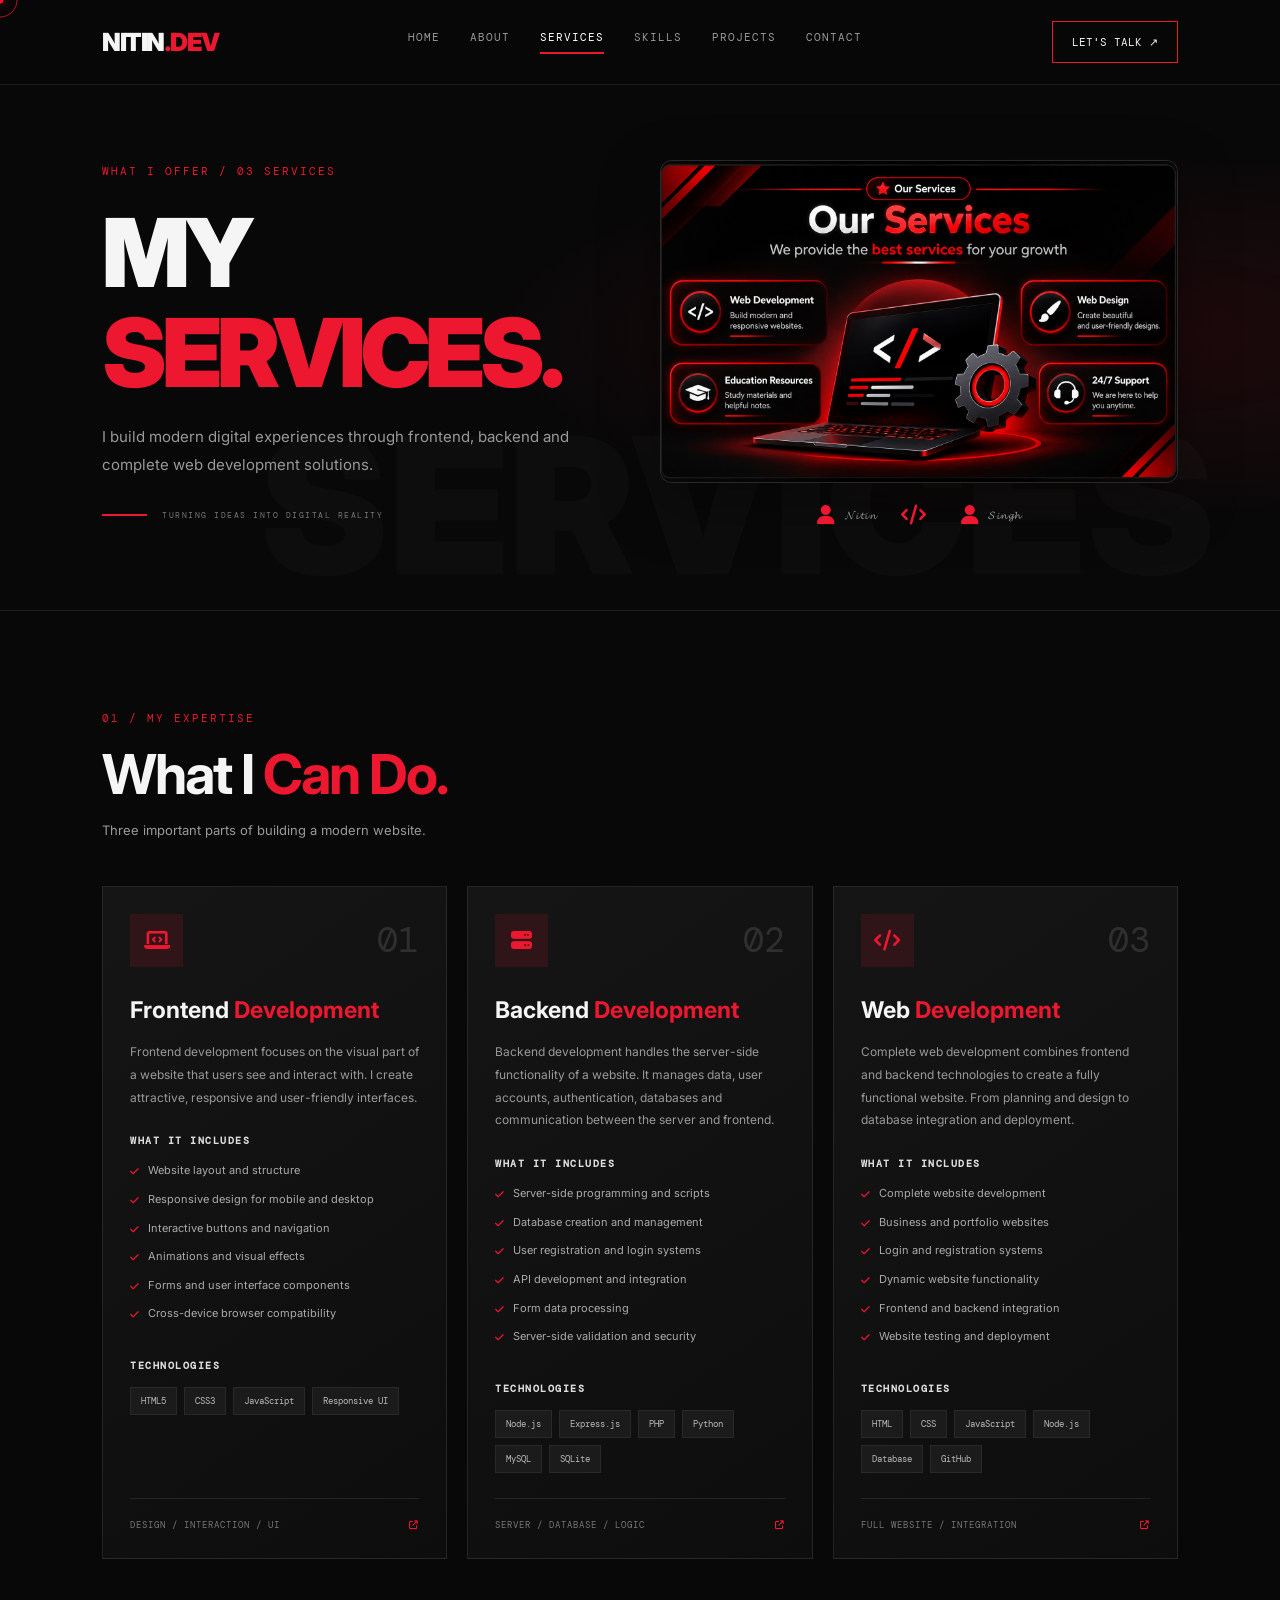
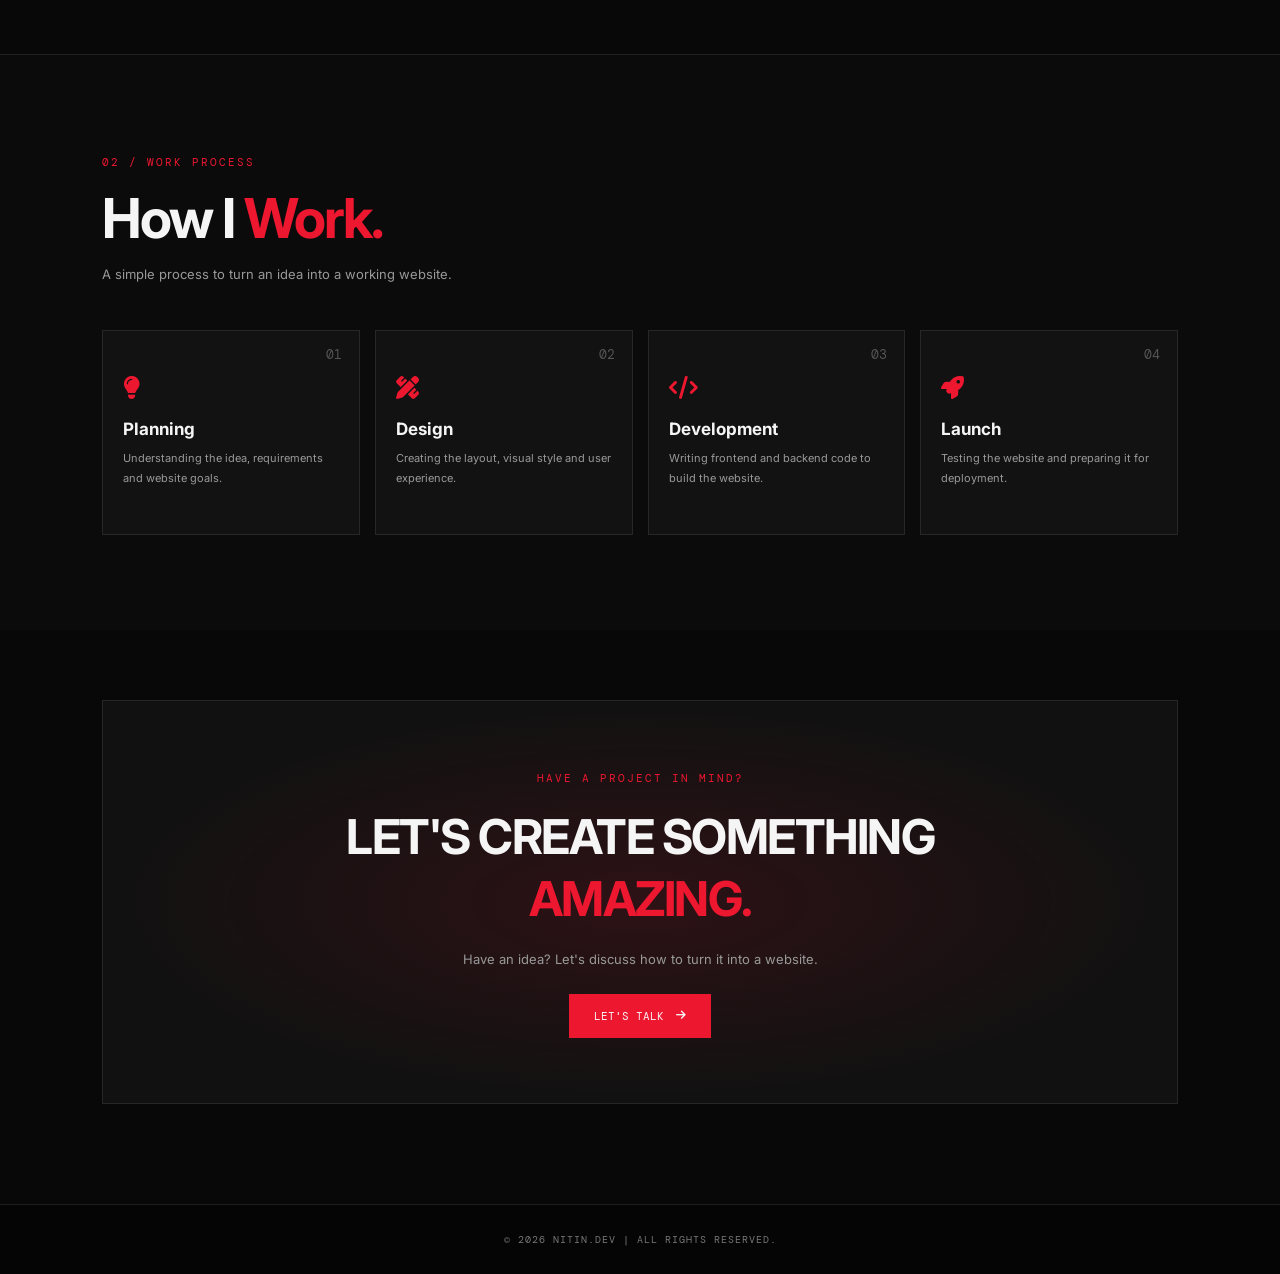
<file: services.html>
<!DOCTYPE html>
<html lang="en">
<head>
    <meta charset="UTF-8">
    <meta name="viewport" content="width=device-width, initial-scale=1.0">

    <title>NITIN.DEV | Services</title>

    <link rel="stylesheet" href="services.css">

    <link href="https://fonts.googleapis.com/css2?family=DM+Mono:wght@400;500&family=Inter:wght@400;500;600;700;800;900&display=swap" rel="stylesheet">

    <link rel="stylesheet" href="https://cdnjs.cloudflare.com/ajax/libs/font-awesome/6.5.2/css/all.min.css">
</head>

<body>

    <!-- CUSTOM CURSOR -->
    <div class="cursor-dot" id="cursorDot"></div>
    <div class="cursor-outline" id="cursorOutline"></div>
    <div id="particles"></div>

    <!-- HEADER -->
    <header class="header" id="header">

        <a href="index.html" class="logo">NITIN<span>.DEV</span></a>

        <nav class="navbar" id="navbar">
            <a href="index.html">HOME</a>
            <a href="about.html">ABOUT</a>
            <a href="services.html" class="active">SERVICES</a>
            <a href="skill.html">SKILLS</a>
            <a href="project.html">PROJECTS</a>
            <a href="contact.html">CONTACT</a>
        </nav>

        <a href="contact.html" class="header-btn">LET'S TALK ↗</a>

        <button class="menu-toggle" id="menuToggle"
            aria-label="Toggle navigation"
            aria-expanded="false">
            <i class="fa-solid fa-bars"></i>
        </button>

    </header>

    <main>

        <!-- HERO SECTION -->
        <section class="services-hero">

            <div class="services-hero-content">

                <div class="hero-tag">WHAT I OFFER / 03 SERVICES</div>

                <h1>MY <span>SERVICES.</span></h1>

                <p>
                    I build modern digital experiences through frontend,
                    backend and complete web development solutions.
                </p>

                <div class="hero-line">
                    <span></span>
                    <small>TURNING IDEAS INTO DIGITAL REALITY</small>
                </div>

            </div>

            <!-- RIGHT IMAGE -->
            <div class="services-visual">

                <div class="services-hero-image">
                    <img src="services.png"
                         alt="My Web Development Services">
                </div>

                <!-- THREE NAMES -->
                <div class="services-tech-logos">

                    <div class="tech-logo">
                        <i class="fa-solid fa-user"></i>
                        <span>𝓝𝓲𝓽𝓲𝓷</span>
                    </div>

                    <div class="tech-logo">
                        <i class="fa-solid fa-code"></i>
                        <span></span>
                    </div>

                    <div class="tech-logo">
                        <i class="fa-solid fa-user"></i>
                        <span>𝓢𝓲𝓷𝓰𝓱</span>
                    </div>

                </div>

            </div>

        </section>

        <!-- SERVICES SECTION -->
        <section class="services-section">

            <div class="section-title">
                <span>01 / MY EXPERTISE</span>
                <h2>What I <b>Can Do.</b></h2>
                <p>Three important parts of building a modern website.</p>
            </div>

            <div class="service-list">

                <!-- FRONTEND -->
                <article class="service-card">

                    <div class="service-top">
                        <div class="service-icon">
                            <i class="fa-solid fa-laptop-code"></i>
                        </div>
                        <span class="service-number">01</span>
                    </div>

                    <h3>Frontend <b>Development</b></h3>

                    <p class="service-description">
                        Frontend development focuses on the visual part of a
                        website that users see and interact with. I create
                        attractive, responsive and user-friendly interfaces.
                    </p>

                    <div class="service-details">
                        <h4>WHAT IT INCLUDES</h4>

                        <ul>
                            <li><i class="fa-solid fa-check"></i> Website layout and structure</li>
                            <li><i class="fa-solid fa-check"></i> Responsive design for mobile and desktop</li>
                            <li><i class="fa-solid fa-check"></i> Interactive buttons and navigation</li>
                            <li><i class="fa-solid fa-check"></i> Animations and visual effects</li>
                            <li><i class="fa-solid fa-check"></i> Forms and user interface components</li>
                            <li><i class="fa-solid fa-check"></i> Cross-device browser compatibility</li>
                        </ul>
                    </div>

                    <div class="technology">
                        <h4>TECHNOLOGIES</h4>

                        <div class="tech-tags">
                            <span>HTML5</span>
                            <span>CSS3</span>
                            <span>JavaScript</span>
                            <span>Responsive UI</span>
                        </div>
                    </div>

                    <div class="service-footer">
                        <span>DESIGN / INTERACTION / UI</span>
                        <i class="fa-solid fa-arrow-up-right-from-square"></i>
                    </div>

                </article>

                <!-- BACKEND -->
                <article class="service-card">

                    <div class="service-top">
                        <div class="service-icon">
                            <i class="fa-solid fa-server"></i>
                        </div>
                        <span class="service-number">02</span>
                    </div>

                    <h3>Backend <b>Development</b></h3>

                    <p class="service-description">
                        Backend development handles the server-side functionality
                        of a website. It manages data, user accounts, authentication,
                        databases and communication between the server and frontend.
                    </p>

                    <div class="service-details">
                        <h4>WHAT IT INCLUDES</h4>

                        <ul>
                            <li><i class="fa-solid fa-check"></i> Server-side programming and scripts</li>
                            <li><i class="fa-solid fa-check"></i> Database creation and management</li>
                            <li><i class="fa-solid fa-check"></i> User registration and login systems</li>
                            <li><i class="fa-solid fa-check"></i> API development and integration</li>
                            <li><i class="fa-solid fa-check"></i> Form data processing</li>
                            <li><i class="fa-solid fa-check"></i> Server-side validation and security</li>
                        </ul>
                    </div>

                    <div class="technology">
                        <h4>TECHNOLOGIES</h4>

                        <div class="tech-tags">
                            <span>Node.js</span>
                            <span>Express.js</span>
                            <span>PHP</span>
                            <span>Python</span>
                            <span>MySQL</span>
                            <span>SQLite</span>
                        </div>
                    </div>

                    <div class="service-footer">
                        <span>SERVER / DATABASE / LOGIC</span>
                        <i class="fa-solid fa-arrow-up-right-from-square"></i>
                    </div>

                </article>

                <!-- WEB DEVELOPMENT -->
                <article class="service-card">

                    <div class="service-top">
                        <div class="service-icon">
                            <i class="fa-solid fa-code"></i>
                        </div>
                        <span class="service-number">03</span>
                    </div>

                    <h3>Web <b>Development</b></h3>

                    <p class="service-description">
                        Complete web development combines frontend and backend
                        technologies to create a fully functional website.
                        From planning and design to database integration and deployment.
                    </p>

                    <div class="service-details">
                        <h4>WHAT IT INCLUDES</h4>

                        <ul>
                            <li><i class="fa-solid fa-check"></i> Complete website development</li>
                            <li><i class="fa-solid fa-check"></i> Business and portfolio websites</li>
                            <li><i class="fa-solid fa-check"></i> Login and registration systems</li>
                            <li><i class="fa-solid fa-check"></i> Dynamic website functionality</li>
                            <li><i class="fa-solid fa-check"></i> Frontend and backend integration</li>
                            <li><i class="fa-solid fa-check"></i> Website testing and deployment</li>
                        </ul>
                    </div>

                    <div class="technology">
                        <h4>TECHNOLOGIES</h4>

                        <div class="tech-tags">
                            <span>HTML</span>
                            <span>CSS</span>
                            <span>JavaScript</span>
                            <span>Node.js</span>
                            <span>Database</span>
                            <span>GitHub</span>
                        </div>
                    </div>

                    <div class="service-footer">
                        <span>FULL WEBSITE / INTEGRATION</span>
                        <i class="fa-solid fa-arrow-up-right-from-square"></i>
                    </div>

                </article>

            </div>

        </section>

        <!-- WORK PROCESS -->
        <section class="process-section">

            <div class="section-title">
                <span>02 / WORK PROCESS</span>
                <h2>How I <b>Work.</b></h2>
                <p>A simple process to turn an idea into a working website.</p>
            </div>

            <div class="process-grid">

                <div class="process-card">
                    <span>01</span>
                    <i class="fa-solid fa-lightbulb"></i>
                    <h3>Planning</h3>
                    <p>Understanding the idea, requirements and website goals.</p>
                </div>

                <div class="process-card">
                    <span>02</span>
                    <i class="fa-solid fa-pen-ruler"></i>
                    <h3>Design</h3>
                    <p>Creating the layout, visual style and user experience.</p>
                </div>

                <div class="process-card">
                    <span>03</span>
                    <i class="fa-solid fa-code"></i>
                    <h3>Development</h3>
                    <p>Writing frontend and backend code to build the website.</p>
                </div>

                <div class="process-card">
                    <span>04</span>
                    <i class="fa-solid fa-rocket"></i>
                    <h3>Launch</h3>
                    <p>Testing the website and preparing it for deployment.</p>
                </div>

            </div>

        </section>

        <!-- CTA -->
        <section class="services-cta">

            <span>HAVE A PROJECT IN MIND?</span>

            <h2>LET'S CREATE SOMETHING <b>AMAZING.</b></h2>

            <p>Have an idea? Let's discuss how to turn it into a website.</p>

            <a href="contact.html" class="cta-btn">
                LET'S TALK
                <i class="fa-solid fa-arrow-right"></i>
            </a>

        </section>

    </main>

    <!-- FOOTER -->
    <footer class="footer">
        <p>© 2026 NITIN.DEV | ALL RIGHTS RESERVED.</p>
    </footer>

    <script src="services.js"></script>

</body>
</html>
</file>
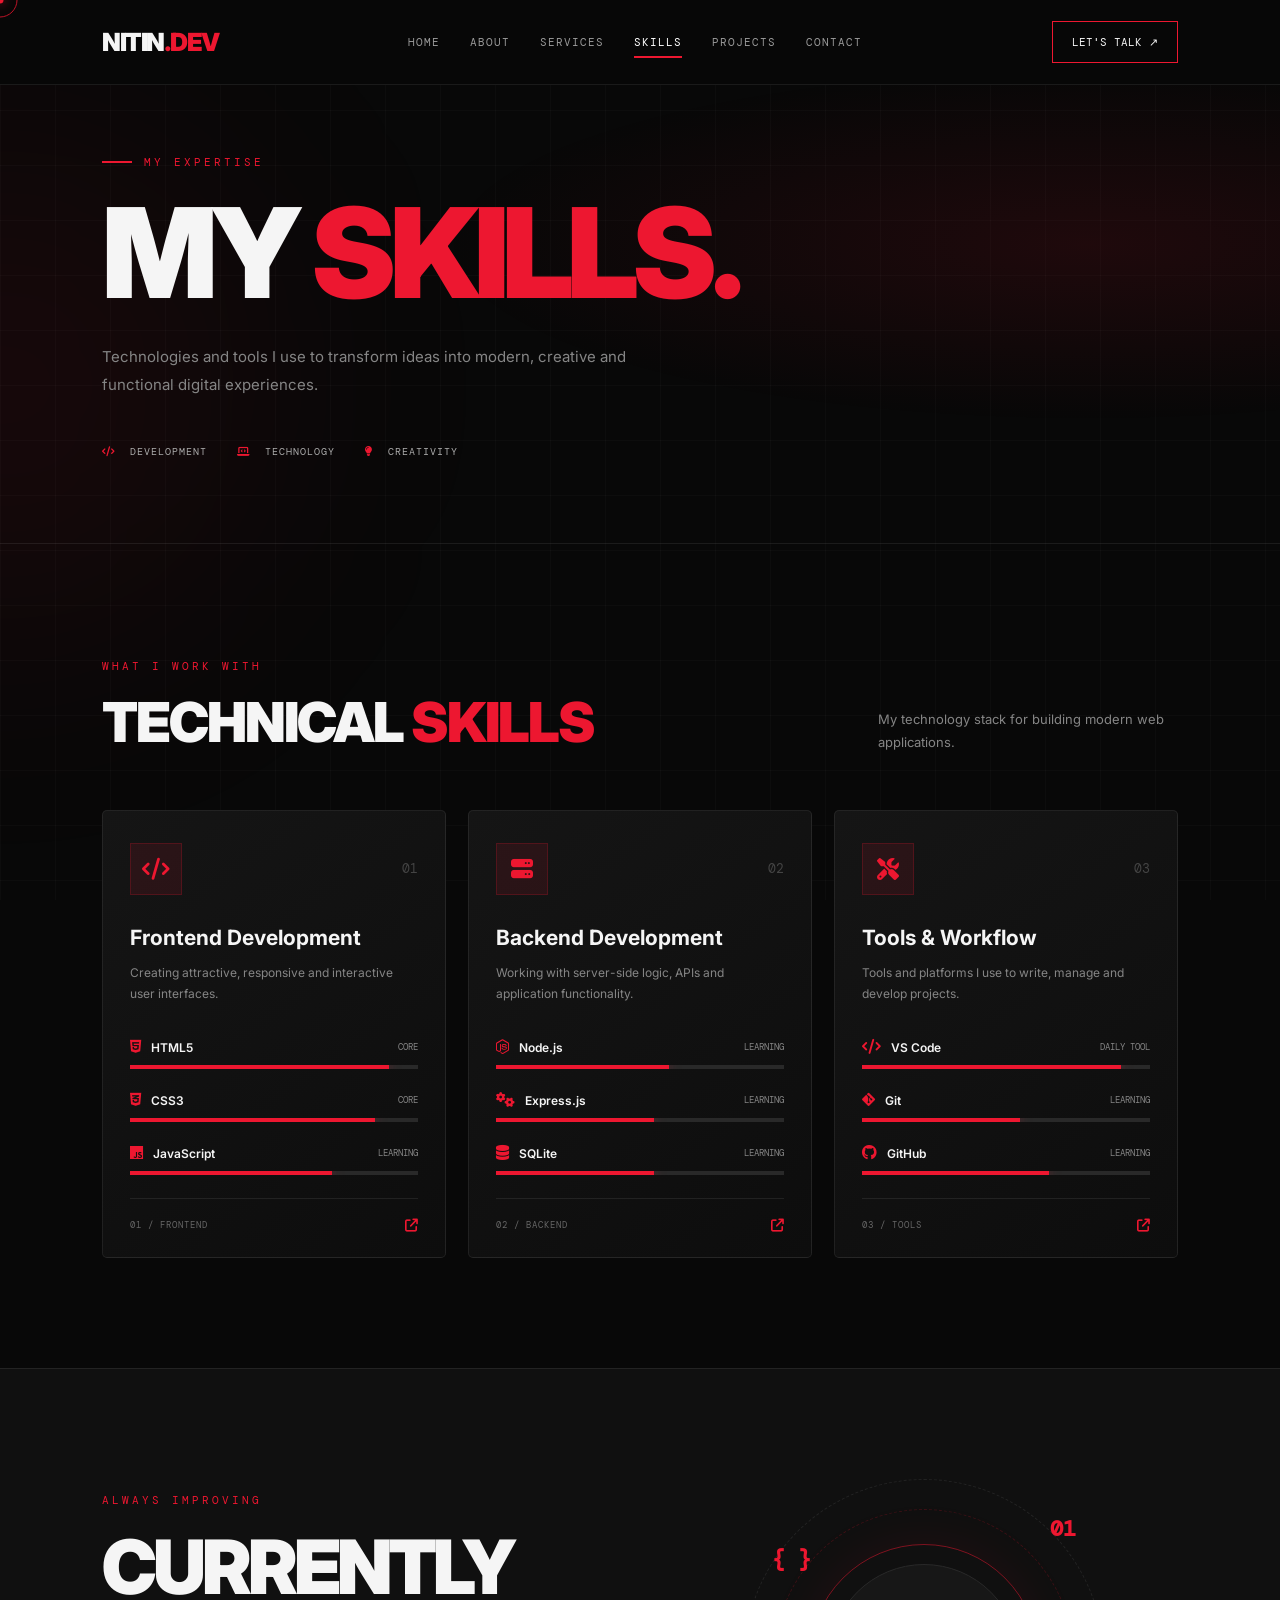
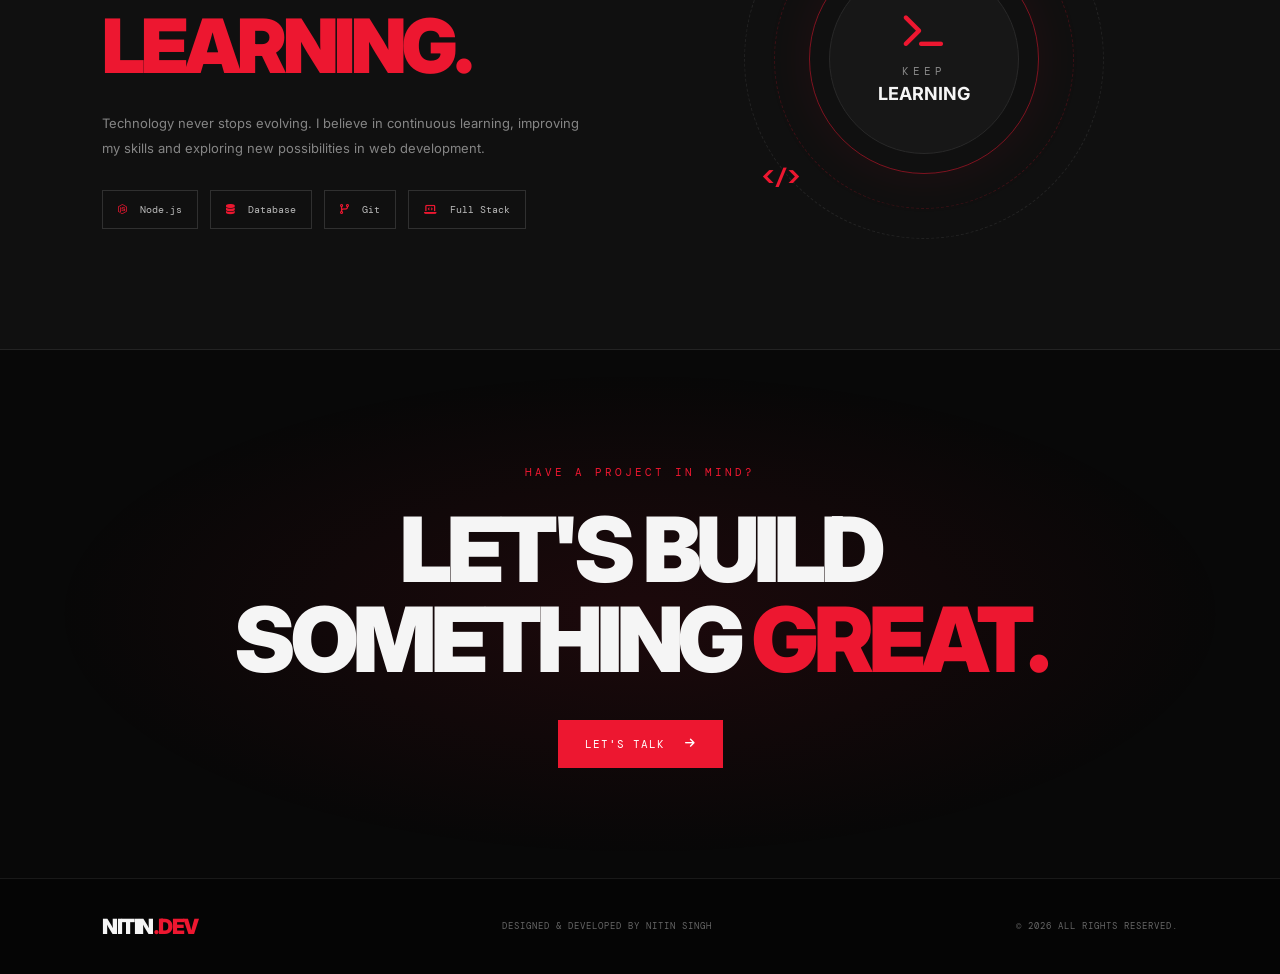
<file: skill.html>
<!DOCTYPE html>
<html lang="en">
<head>
    <meta charset="UTF-8">
    <meta name="viewport" content="width=device-width, initial-scale=1.0">

    <title>NITIN.DEV | Skills</title>

    <link rel="stylesheet" href="skill.css">

    <link href="https://fonts.googleapis.com/css2?family=DM+Mono:wght@400;500&family=Inter:wght@300;400;500;600;700;800;900&display=swap" rel="stylesheet">

    <link rel="stylesheet" href="https://cdnjs.cloudflare.com/ajax/libs/font-awesome/6.5.2/css/all.min.css">
</head>

<body>

    <!-- BACKGROUND -->
    <div class="grid-bg"></div>

    <!-- CUSTOM CURSOR -->
    <div class="cursor-dot" id="cursorDot"></div>
    <div class="cursor-outline" id="cursorOutline"></div>
    <div class="particles" id="particles"></div>

    <!-- HEADER -->
    <header class="header" id="header">

        <a href="index.html" class="logo">
            NITIN<span>.DEV</span>
        </a>

        <nav class="navbar" id="navbar">
            <a href="index.html">HOME</a>
            <a href="about.html">ABOUT</a>
            <a href="services.html">SERVICES</a>
            <a href="skill.html" class="active">SKILLS</a>
            <a href="project.html">PROJECTS</a>
            <a href="contact.html">CONTACT</a>
        </nav>

        <a href="contact.html" class="header-btn">LET'S TALK ↗</a>

        <button class="menu-toggle" id="menuToggle"
            aria-label="Toggle navigation"
            aria-expanded="false">
            <i class="fa-solid fa-bars"></i>
        </button>

    </header>

    <main>

        <!-- SKILLS HERO -->
        <section class="skills-hero">

            <div class="section-label">
                <span></span> MY EXPERTISE
            </div>

            <h1>
                MY <span>SKILLS.</span>
            </h1>

            <p>
                Technologies and tools I use to transform ideas
                into modern, creative and functional digital experiences.
            </p>

            <div class="hero-bottom">
                <span><i class="fa-solid fa-code"></i> DEVELOPMENT</span>
                <span><i class="fa-solid fa-laptop-code"></i> TECHNOLOGY</span>
                <span><i class="fa-solid fa-lightbulb"></i> CREATIVITY</span>
            </div>

        </section>

        <!-- SKILLS SECTION -->
        <section class="skills-section">

            <div class="section-heading reveal">
                <div>
                    <span class="small-label">WHAT I WORK WITH</span>
                    <h2>TECHNICAL <span>SKILLS</span></h2>
                </div>

                <p>
                    My technology stack for building
                    modern web applications.
                </p>
            </div>

            <div class="skills-grid">

                <!-- FRONTEND -->
                <div class="skill-card reveal">

                    <div class="card-top">
                        <div class="skill-icon">
                            <i class="fa-solid fa-code"></i>
                        </div>
                        <span class="card-number">01</span>
                    </div>

                    <h3>Frontend Development</h3>

                    <p class="card-description">
                        Creating attractive, responsive and
                        interactive user interfaces.
                    </p>

                    <div class="skill-list">

                        <div class="skill-item">
                            <div class="skill-info">
                                <span><i class="fa-brands fa-html5"></i> HTML5</span>
                                <span>Core</span>
                            </div>
                            <div class="skill-track">
                                <div class="skill-progress" data-width="90%"></div>
                            </div>
                        </div>

                        <div class="skill-item">
                            <div class="skill-info">
                                <span><i class="fa-brands fa-css3-alt"></i> CSS3</span>
                                <span>Core</span>
                            </div>
                            <div class="skill-track">
                                <div class="skill-progress" data-width="85%"></div>
                            </div>
                        </div>

                        <div class="skill-item">
                            <div class="skill-info">
                                <span><i class="fa-brands fa-js"></i> JavaScript</span>
                                <span>Learning</span>
                            </div>
                            <div class="skill-track">
                                <div class="skill-progress" data-width="70%"></div>
                            </div>
                        </div>

                    </div>

                    <div class="card-footer">
                        <span>01 / FRONTEND</span>
                        <i class="fa-solid fa-arrow-up-right-from-square"></i>
                    </div>

                </div>

                <!-- BACKEND -->
                <div class="skill-card reveal">

                    <div class="card-top">
                        <div class="skill-icon">
                            <i class="fa-solid fa-server"></i>
                        </div>
                        <span class="card-number">02</span>
                    </div>

                    <h3>Backend Development</h3>

                    <p class="card-description">
                        Working with server-side logic,
                        APIs and application functionality.
                    </p>

                    <div class="skill-list">

                        <div class="skill-item">
                            <div class="skill-info">
                                <span><i class="fa-brands fa-node-js"></i> Node.js</span>
                                <span>Learning</span>
                            </div>
                            <div class="skill-track">
                                <div class="skill-progress" data-width="60%"></div>
                            </div>
                        </div>

                        <div class="skill-item">
                            <div class="skill-info">
                                <span><i class="fa-solid fa-gears"></i> Express.js</span>
                                <span>Learning</span>
                            </div>
                            <div class="skill-track">
                                <div class="skill-progress" data-width="55%"></div>
                            </div>
                        </div>

                        <div class="skill-item">
                            <div class="skill-info">
                                <span><i class="fa-solid fa-database"></i> SQLite</span>
                                <span>Learning</span>
                            </div>
                            <div class="skill-track">
                                <div class="skill-progress" data-width="55%"></div>
                            </div>
                        </div>

                    </div>

                    <div class="card-footer">
                        <span>02 / BACKEND</span>
                        <i class="fa-solid fa-arrow-up-right-from-square"></i>
                    </div>

                </div>

                <!-- TOOLS -->
                <div class="skill-card reveal">

                    <div class="card-top">
                        <div class="skill-icon">
                            <i class="fa-solid fa-screwdriver-wrench"></i>
                        </div>
                        <span class="card-number">03</span>
                    </div>

                    <h3>Tools & Workflow</h3>

                    <p class="card-description">
                        Tools and platforms I use to
                        write, manage and develop projects.
                    </p>

                    <div class="skill-list">

                        <div class="skill-item">
                            <div class="skill-info">
                                <span><i class="fa-solid fa-code"></i> VS Code</span>
                                <span>Daily Tool</span>
                            </div>
                            <div class="skill-track">
                                <div class="skill-progress" data-width="90%"></div>
                            </div>
                        </div>

                        <div class="skill-item">
                            <div class="skill-info">
                                <span><i class="fa-brands fa-git-alt"></i> Git</span>
                                <span>Learning</span>
                            </div>
                            <div class="skill-track">
                                <div class="skill-progress" data-width="55%"></div>
                            </div>
                        </div>

                        <div class="skill-item">
                            <div class="skill-info">
                                <span><i class="fa-brands fa-github"></i> GitHub</span>
                                <span>Learning</span>
                            </div>
                            <div class="skill-track">
                                <div class="skill-progress" data-width="65%"></div>
                            </div>
                        </div>

                    </div>

                    <div class="card-footer">
                        <span>03 / TOOLS</span>
                        <i class="fa-solid fa-arrow-up-right-from-square"></i>
                    </div>

                </div>

            </div>

        </section>

        <!-- CURRENTLY LEARNING -->
        <section class="learning-section">

            <div class="learning-content reveal">

                <span class="small-label">ALWAYS IMPROVING</span>

                <h2>
                    CURRENTLY<br>
                    <span>LEARNING.</span>
                </h2>

                <p>
                    Technology never stops evolving.
                    I believe in continuous learning,
                    improving my skills and exploring
                    new possibilities in web development.
                </p>

                <div class="learning-tags">
                    <span><i class="fa-brands fa-node-js"></i> Node.js</span>
                    <span><i class="fa-solid fa-database"></i> Database</span>
                    <span><i class="fa-solid fa-code-branch"></i> Git</span>
                    <span><i class="fa-solid fa-laptop-code"></i> Full Stack</span>
                </div>

            </div>

            <div class="learning-visual reveal">

                <div class="learning-circle">
                    <div class="circle-inner">
                        <i class="fa-solid fa-terminal"></i>
                        <span>KEEP</span>
                        <strong>LEARNING</strong>
                    </div>
                </div>

                <span class="orbit orbit-one"></span>
                <span class="orbit orbit-two"></span>

                <span class="floating-code code-one">01</span>
                <span class="floating-code code-two">&lt;/&gt;</span>
                <span class="floating-code code-three">{ }</span>

            </div>

        </section>

        <!-- CTA -->
        <section class="skills-cta reveal">

            <span class="small-label">HAVE A PROJECT IN MIND?</span>

            <h2>
                LET'S BUILD<br>
                SOMETHING <span>GREAT.</span>
            </h2>

            <a href="contact.html" class="cta-button">
                LET'S TALK
                <i class="fa-solid fa-arrow-right"></i>
            </a>

        </section>

    </main>

    <!-- FOOTER -->
    <footer class="footer">

        <a href="index.html" class="logo">
            NITIN<span>.DEV</span>
        </a>

        <p>DESIGNED & DEVELOPED BY NITIN SINGH</p>

        <span>© 2026 ALL RIGHTS RESERVED.</span>

    </footer>

    <script src="skill.js"></script>

</body>
</html>
</file>
<file: style.css>
/* =========================================
   NITIN.DEV - PROFESSIONAL PORTFOLIO
   DARK BLACK + RED THEME
========================================= */

:root {
    --bg: #080808;
    --bg-light: #101010;
    --card: #121212;
    --red: #ed1730;
    --red-light: #ff354d;
    --white: #f5f5f5;
    --gray: #999999;
    --border: rgba(255,255,255,0.09);
    --font: "Inter", sans-serif;
    --mono: "DM Mono", monospace;
}

* {
    margin: 0;
    padding: 0;
    box-sizing: border-box;
}

html {
    scroll-behavior: smooth;
    scroll-padding-top: 90px;
}

body {
    background: var(--bg);
    color: var(--white);
    font-family: var(--font);
    overflow-x: hidden;
    cursor: none;
}

a {
    text-decoration: none;
    color: inherit;
}

button {
    font: inherit;
}

::selection {
    background: var(--red);
    color: white;
}

/* SCROLLBAR */

::-webkit-scrollbar {
    width: 7px;
}

::-webkit-scrollbar-track {
    background: #080808;
}

::-webkit-scrollbar-thumb {
    background: var(--red);
    border-radius: 10px;
}

/* =========================================
   CUSTOM CURSOR
========================================= */

.cursor-dot {
    position: fixed;
    top: 0;
    left: 0;
    width: 7px;
    height: 7px;
    background: var(--red);
    border-radius: 50%;
    pointer-events: none;
    z-index: 99999;
    transform: translate(-50%, -50%);
}

.cursor-outline {
    position: fixed;
    top: 0;
    left: 0;
    width: 35px;
    height: 35px;
    border: 1px solid var(--red);
    border-radius: 50%;
    pointer-events: none;
    z-index: 99998;
    transform: translate(-50%, -50%);
    transition:
        width 0.25s ease,
        height 0.25s ease,
        background 0.25s ease;
}

.cursor-outline.hover {
    width: 55px;
    height: 55px;
    background: rgba(237,23,48,0.10);
}

#particles {
    position: fixed;
    inset: 0;
    pointer-events: none;
    overflow: hidden;
    z-index: 9990;
}

.particle {
    position: absolute;
    width: 4px;
    height: 4px;
    background: var(--red-light);
    border-radius: 50%;
    pointer-events: none;
    animation: particleFade 0.8s ease-out forwards;
    box-shadow: 0 0 10px var(--red);
}

@keyframes particleFade {
    0% {
        opacity: 1;
        transform: scale(1);
    }
    100% {
        opacity: 0;
        transform: scale(0);
    }
}

/* =========================================
   HEADER
========================================= */

.header {
    width: 100%;
    height: 85px;
    position: fixed;
    top: 0;
    left: 0;
    z-index: 1000;
    padding: 0 8%;
    display: flex;
    align-items: center;
    justify-content: space-between;
    background: rgba(8,8,8,0.85);
    backdrop-filter: blur(18px);
    border-bottom: 1px solid transparent;
    transition: 0.35s ease;
}

.header.scrolled {
    height: 72px;
    border-bottom-color: var(--border);
    background: rgba(8,8,8,0.96);
}

.logo {
    font-size: 25px;
    font-weight: 900;
    letter-spacing: -1.5px;
}

.logo span {
    color: var(--red);
}

.navbar {
    display: flex;
    align-items: center;
    gap: 32px;
}

.nav-link {
    position: relative;
    font-family: var(--mono);
    font-size: 11px;
    letter-spacing: 1px;
    color: #a0a0a0;
    transition: 0.3s;
}

.nav-link::after {
    content: "";
    position: absolute;
    width: 0;
    height: 2px;
    background: var(--red);
    left: 0;
    bottom: -9px;
    transition: 0.3s;
}

.nav-link:hover,
.nav-link.active {
    color: white;
}

.nav-link:hover::after,
.nav-link.active::after {
    width: 100%;
}

.header-btn {
    display: flex;
    align-items: center;
    gap: 10px;
    padding: 13px 19px;
    border: 1px solid var(--red);
    color: white;
    font-family: var(--mono);
    font-size: 11px;
    letter-spacing: 1px;
    transition: 0.3s;
}

.header-btn i {
    color: var(--red);
}

.header-btn:hover {
    background: var(--red);
    box-shadow: 0 0 25px rgba(237,23,48,0.3);
}

.header-btn:hover i {
    color: white;
}

.menu-toggle {
    display: none;
    color: white;
    background: none;
    border: none;
    font-size: 23px;
    cursor: pointer;
}

/* =========================================
   HOME SECTION
========================================= */

.home {
    min-height: 100vh;
    position: relative;
    display: flex;
    flex-direction: column;
    justify-content: center;
    padding: 125px 8% 65px;
    overflow: hidden;
}

.home::before {
    content: "";
    position: absolute;
    width: 500px;
    height: 500px;
    top: 15%;
    right: -180px;
    background: rgba(237,23,48,0.07);
    filter: blur(130px);
    border-radius: 50%;
    pointer-events: none;
}

.home-grid {
    position: absolute;
    inset: 0;
    background-image:
        linear-gradient(rgba(255,255,255,0.025) 1px, transparent 1px),
        linear-gradient(90deg, rgba(255,255,255,0.025) 1px, transparent 1px);
    background-size: 65px 65px;
    mask-image: linear-gradient(to bottom, black, transparent 95%);
    pointer-events: none;
}

.home-container {
    width: 100%;
    max-width: 1250px;
    margin: auto;
    display: grid;
    grid-template-columns: 1.1fr 0.9fr;
    align-items: center;
    gap: 60px;
    position: relative;
    z-index: 2;
}

/* LEFT CONTENT */

.home-content {
    animation: slideLeft 1s ease both;
}

.availability {
    display: inline-flex;
    align-items: center;
    gap: 10px;
    padding: 10px 15px;
    background: rgba(237,23,48,0.07);
    border: 1px solid rgba(237,23,48,0.25);
    font-family: var(--mono);
    font-size: 10px;
    letter-spacing: 1.5px;
    color: #ddd;
    margin-bottom: 32px;
}

.status-dot {
    width: 8px;
    height: 8px;
    background: #31d47a;
    border-radius: 50%;
    box-shadow: 0 0 12px #31d47a;
    animation: pulse 1.5s infinite;
}

@keyframes pulse {
    50% {
        opacity: 0.4;
        box-shadow: 0 0 3px #31d47a;
    }
}

.intro-text {
    font-family: var(--mono);
    color: var(--gray);
    letter-spacing: 4px;
    font-size: 13px;
    margin-bottom: 15px;
}

.home-content h1 {
    font-size: clamp(55px, 7vw, 95px);
    font-weight: 900;
    line-height: 1.05;
    letter-spacing: -5px;
}

.red-text {
    display: block;
    color: var(--red);
}

.home-content h2 {
    font-size: clamp(18px, 2.2vw, 27px);
    margin-top: 25px;
    font-weight: 600;
    letter-spacing: 1px;
    color: #ddd;
}

#typingText {
    color: var(--red);
}

.typing-cursor {
    color: var(--red);
    animation: blink 0.7s infinite;
}

@keyframes blink {
    50% { opacity: 0; }
}

.home-description {
    max-width: 540px;
    color: var(--gray);
    font-size: 15px;
    line-height: 1.9;
    margin-top: 23px;
}

/* HOME BUTTONS */

.home-buttons {
    display: flex;
    align-items: center;
    gap: 17px;
    margin-top: 35px;
}

.primary-btn,
.secondary-btn {
    min-height: 52px;
    padding: 0 25px;
    display: inline-flex;
    align-items: center;
    justify-content: center;
    gap: 14px;
    font-family: var(--mono);
    font-size: 11px;
    letter-spacing: 1px;
    transition: 0.3s;
}

.primary-btn {
    background: var(--red);
    color: white;
}

.primary-btn:hover {
    background: var(--red-light);
    transform: translateY(-4px);
    box-shadow: 0 10px 30px rgba(237,23,48,0.25);
}

.secondary-btn {
    border: 1px solid #444;
    color: white;
}

.secondary-btn:hover {
    border-color: var(--red);
    color: var(--red);
    transform: translateY(-4px);
}

/* SOCIAL LINKS */

.social-area {
    display: flex;
    align-items: center;
    gap: 22px;
    margin-top: 50px;
}

.social-area > span {
    font-family: var(--mono);
    font-size: 10px;
    color: #777;
    letter-spacing: 2px;
}

.social-links {
    display: flex;
    gap: 13px;
}

.social-links a {
    width: 36px;
    height: 36px;
    display: flex;
    justify-content: center;
    align-items: center;
    border: 1px solid #333;
    color: #aaa;
    font-size: 14px;
    transition: 0.3s;
}

.social-links a:hover {
    background: var(--red);
    color: white;
    border-color: var(--red);
    transform: translateY(-5px);
}

/* =========================================
   HOME PHOTO
========================================= */

.home-visual {
    min-height: 500px;
    display: flex;
    align-items: center;
    justify-content: center;
    position: relative;
    animation: slideRight 1s ease both;
}

.photo-glow {
    position: absolute;
    width: 330px;
    height: 430px;
    background: rgba(237,23,48,0.22);
    filter: blur(90px);
    border-radius: 50%;
    animation: glowMove 5s ease-in-out infinite alternate;
}

@keyframes glowMove {
    to {
        transform: translate(25px, -20px);
        opacity: 0.5;
    }
}

.photo-frame {
    position: relative;
    width: 340px;
    height: 420px;
    z-index: 2;
    border: 1px solid rgba(237,23,48,0.65);
    padding: 9px;
    background: #111;
    box-shadow: 0 0 50px rgba(237,23,48,0.12);
    transform: rotate(2deg);
    transition: 0.5s;
}

.photo-frame::before {
    content: "";
    position: absolute;
    inset: -9px;
    border: 1px solid rgba(255,255,255,0.12);
    z-index: -1;
}

.photo-frame:hover {
    transform: rotate(0deg) scale(1.025);
}

.photo-frame img {
    width: 100%;
    height: 100%;
    display: block;
    object-fit: cover;
    object-position: center;
    filter: grayscale(25%);
    transition: 0.5s;
}

.photo-frame:hover img {
    filter: grayscale(0%);
}

.photo-label {
    position: absolute;
    bottom: 20px;
    left: 4%;
    z-index: 3;
    display: flex;
    align-items: center;
    gap: 10px;
    font-family: var(--mono);
    font-size: 10px;
    letter-spacing: 2px;
    color: white;
}

.label-line {
    width: 35px;
    height: 2px;
    background: var(--red);
}

.floating-card {
    position: absolute;
    right: -10px;
    bottom: 85px;
    z-index: 5;
    padding: 17px 20px;
    display: flex;
    align-items: center;
    gap: 13px;
    background: rgba(20,20,20,0.95);
    border: 1px solid #333;
    box-shadow: 0 15px 45px rgba(0,0,0,0.5);
    animation: float 4s ease-in-out infinite;
}

.floating-icon {
    width: 42px;
    height: 42px;
    background: rgba(237,23,48,0.13);
    color: var(--red);
    display: grid;
    place-items: center;
    font-size: 19px;
}

.floating-card strong {
    display: block;
    font-size: 10px;
    letter-spacing: 1px;
}

.floating-card small {
    display: block;
    color: var(--gray);
    margin-top: 6px;
    font-size: 10px;
}

@keyframes float {
    50% { transform: translateY(-12px); }
}

.visual-number {
    position: absolute;
    top: 15px;
    right: 10px;
    font-family: var(--mono);
    font-size: 75px;
    font-weight: 500;
    color: rgba(255,255,255,0.04);
}

/* BOTTOM INFO */

.home-bottom {
    width: 100%;
    max-width: 1250px;
    margin: 45px auto 0;
    display: flex;
    align-items: center;
    gap: 25px;
    position: relative;
    z-index: 2;
    font-family: var(--mono);
    font-size: 10px;
    letter-spacing: 1.5px;
    color: #777;
}

.bottom-line {
    width: 55px;
    height: 1px;
    background: #444;
}

.home-bottom a {
    color: #bbb;
    transition: 0.3s;
}

.home-bottom a:hover {
    color: var(--red);
}

/* =========================================
   COMMON SECTIONS
========================================= */

.section {
    position: relative;
    padding: 110px 8%;
    max-width: 1600px;
    margin: auto;
}

.section-heading {
    margin-bottom: 65px;
}

.section-heading > span {
    color: var(--red);
    font-family: var(--mono);
    font-size: 11px;
    letter-spacing: 2px;
}

.section-heading h2 {
    margin-top: 17px;
    font-size: clamp(35px, 5vw, 55px);
    letter-spacing: -2px;
    font-weight: 800;
}

.section-heading h2 b {
    color: var(--red);
}

/* =========================================
   ABOUT SECTION
========================================= */

.about {
    background:
        radial-gradient(circle at 90% 50%, rgba(237,23,48,0.055), transparent 35%);
    border-top: 1px solid var(--border);
}

.about-content {
    display: grid;
    grid-template-columns: 1.2fr 0.8fr;
    gap: 70px;
    align-items: center;
}

.about-text h3 {
    font-size: 27px;
    line-height: 1.5;
    margin-bottom: 25px;
}

.about-text p {
    color: var(--gray);
    font-size: 14px;
    line-height: 2;
    margin-bottom: 17px;
}

.btn {
    display: inline-flex;
    padding: 15px 25px;
    margin-top: 15px;
    background: var(--red);
    color: white;
    font-family: var(--mono);
    font-size: 11px;
    letter-spacing: 1px;
    transition: 0.3s;
}

.btn:hover {
    transform: translateY(-4px);
    box-shadow: 0 10px 25px rgba(237,23,48,0.25);
}

.about-stats {
    display: grid;
    grid-template-columns: 1fr;
    gap: 15px;
}

.stat-card {
    padding: 24px 27px;
    background: var(--card);
    border: 1px solid var(--border);
    border-left: 3px solid var(--red);
    transition: 0.3s;
}

.stat-card:hover {
    transform: translateX(8px);
    background: #181818;
}

.stat-card h3 {
    color: var(--red);
    font-size: 30px;
    font-weight: 800;
}

.stat-card p {
    color: var(--gray);
    font-size: 12px;
    margin-top: 6px;
}

/* =========================================
   CONTACT SECTION
========================================= */

.contact {
    border-top: 1px solid var(--border);
    background:
        radial-gradient(ellipse at 20% 80%, rgba(237,23,48,0.09), transparent 50%);
}

.contact-content {
    padding: 45px;
    display: flex;
    align-items: center;
    justify-content: space-between;
    gap: 30px;
    background: #111;
    border: 1px solid var(--border);
}

.contact-content h3 {
    font-size: 25px;
    margin-bottom: 15px;
}

.contact-content p {
    color: var(--gray);
    font-size: 13px;
    line-height: 1.8;
}

.contact-email {
    color: var(--red) !important;
    margin-top: 17px;
}

/* =========================================
   FOOTER
========================================= */

.footer {
    padding: 28px 8%;
    border-top: 1px solid var(--border);
    text-align: center;
    background: #050505;
}

.footer p {
    color: #777;
    font-family: var(--mono);
    font-size: 10px;
    letter-spacing: 1px;
}

/* =========================================
   SCROLL REVEAL
========================================= */

.reveal {
    opacity: 0;
    transform: translateY(35px);
    transition: opacity 0.8s ease, transform 0.8s ease;
}

.reveal.visible {
    opacity: 1;
    transform: translateY(0);
}

/* =========================================
   INTRO ANIMATIONS
========================================= */

@keyframes slideLeft {
    from {
        opacity: 0;
        transform: translateX(-45px);
    }
    to {
        opacity: 1;
        transform: translateX(0);
    }
}

@keyframes slideRight {
    from {
        opacity: 0;
        transform: translateX(45px);
    }
    to {
        opacity: 1;
        transform: translateX(0);
    }
}

/* =========================================
   RESPONSIVE DESIGN
========================================= */

@media (max-width: 1100px) {
    .header {
        padding: 0 5%;
    }

    .navbar {
        gap: 19px;
    }

    .home,
    .section {
        padding-left: 5%;
        padding-right: 5%;
    }

    .home-container {
        gap: 30px;
    }

    .photo-frame {
        width: 300px;
        height: 380px;
    }

    .floating-card {
        right: -5px;
    }
}

@media (max-width: 850px) {
    body {
        cursor: auto;
    }

    .cursor-dot,
    .cursor-outline {
        display: none;
    }

    .menu-toggle {
        display: block;
        order: 3;
    }

    .header {
        height: 75px;
        padding: 0 6%;
    }

    .header-btn {
        margin-left: auto;
        margin-right: 22px;
        padding: 11px 14px;
    }

    .navbar {
        position: absolute;
        top: 75px;
        left: 0;
        width: 100%;
        padding: 20px 6% 28px;
        display: flex;
        flex-direction: column;
        align-items: flex-start;
        gap: 0;
        background: #0c0c0c;
        border-bottom: 1px solid #292929;
        opacity: 0;
        visibility: hidden;
        transform: translateY(-10px);
        transition: 0.3s;
    }

    .navbar.show {
        opacity: 1;
        visibility: visible;
        transform: translateY(0);
    }

    .nav-link {
        width: 100%;
        padding: 16px 0;
        border-bottom: 1px solid #222;
    }

    .nav-link::after {
        display: none;
    }

    .home {
        padding-top: 125px;
    }

    .home-container {
        grid-template-columns: 1fr;
        text-align: center;
    }

    .home-content {
        order: 1;
    }

    .home-visual {
        order: 2;
        min-height: 470px;
        margin-top: 20px;
    }

    .availability {
        margin-bottom: 25px;
    }

    .home-description {
        margin-left: auto;
        margin-right: auto;
    }

    .home-buttons,
    .social-area {
        justify-content: center;
    }

    .about-content {
        grid-template-columns: 1fr;
        gap: 40px;
    }

    .about-stats {
        grid-template-columns: repeat(3, 1fr);
    }

    .stat-card {
        padding: 20px 12px;
    }

    .stat-card h3 {
        font-size: 25px;
    }

    .contact-content {
        flex-direction: column;
        align-items: flex-start;
    }
}

@media (max-width: 550px) {
    .header {
        height: 68px;
        padding: 0 5%;
    }

    .logo {
        font-size: 22px;
    }

    .header-btn {
        font-size: 9px;
        padding: 10px;
        margin-right: 14px;
    }

    .navbar {
        top: 68px;
    }

    .home {
        padding: 110px 6% 45px;
    }

    .home-content h1 {
        font-size: 58px;
        letter-spacing: -3px;
    }

    .home-content h2 {
        font-size: 17px;
    }

    .home-description {
        font-size: 13px;
    }

    .home-buttons {
        flex-direction: column;
        width: 100%;
    }

    .home-buttons a {
        width: 100%;
    }

    .social-area {
        flex-direction: column;
        gap: 15px;
        margin-top: 35px;
    }

    .home-visual {
        min-height: 400px;
    }

    .photo-frame {
        width: 255px;
        height: 330px;
    }

    .floating-card {
        right: -3px;
        bottom: 45px;
        padding: 12px;
    }

    .floating-icon {
        width: 35px;
        height: 35px;
    }

    .floating-card strong {
        font-size: 8px;
    }

    .floating-card small {
        font-size: 9px;
    }

    .visual-number {
        font-size: 55px;
    }

    .home-bottom {
        flex-wrap: wrap;
        gap: 12px;
        font-size: 9px;
        margin-top: 30px;
    }

    .section {
        padding: 80px 6%;
    }

    .section-heading {
        margin-bottom: 40px;
    }

    .section-heading h2 {
        font-size: 36px;
    }

    .about-text h3 {
        font-size: 22px;
    }

    .about-stats {
        grid-template-columns: 1fr;
    }

    .stat-card {
        padding: 20px;
    }

    .contact-content {
        padding: 25px;
    }

    .contact-content h3 {
        font-size: 21px;
    }

    .footer {
        padding: 25px 5%;
    }

    .footer p {
        font-size: 9px;
        line-height: 1.8;
    }
}

/* =========================================
   REDUCED MOTION ACCESSIBILITY
========================================= */

@media (prefers-reduced-motion: reduce) {
    *,
    *::before,
    *::after {
        animation-duration: 0.01ms !important;
        animation-iteration-count: 1 !important;
        scroll-behavior: auto !important;
        transition-duration: 0.01ms !important;
    }
}
/* =====================================
   PREMIUM BLACK BACKGROUND
===================================== */

body {
    background:
        radial-gradient(
            ellipse at 15% 20%,
            rgba(237, 23, 48, 0.07),
            transparent 35%
        ),
        radial-gradient(
            ellipse at 85% 75%,
            rgba(90, 90, 90, 0.08),
            transparent 38%
        ),
        linear-gradient(
            135deg,
            #080808 0%,
            #101010 45%,
            #080808 100%
        );

    background-attachment: fixed;
}

/* Subtle background texture */

body::before {
    content: "";
    position: fixed;
    inset: 0;

    background-image:
        linear-gradient(
            rgba(255, 255, 255, 0.018) 1px,
            transparent 1px
        ),
        linear-gradient(
            90deg,
            rgba(255, 255, 255, 0.018) 1px,
            transparent 1px
        );

    background-size: 65px 65px;

    mask-image: linear-gradient(
        to bottom,
        black,
        transparent 90%
    );

    pointer-events: none;
    z-index: 0;
}

/* Keep website content above texture */

header,
main,
footer {
    position: relative;
    z-index: 1;
}

/* =========================================
   PHOTO SURROUNDING LABELS
========================================= */

.home-visual {
    isolation: isolate;
}

/* COMMON LABEL STYLE */

.photo-label {
    position: absolute;
    z-index: 6;

    display: flex;
    align-items: center;
    gap: 10px;

    color: #f5f5f5;

    font-family: var(--mono);
    font-size: 10px;
    font-weight: 500;
    letter-spacing: 2.5px;

    white-space: nowrap;

    text-shadow: 0 0 15px rgba(255,255,255,0.12);

    animation: labelFloat 4s ease-in-out infinite;
}

.label-line {
    display: block;
    width: 35px;
    height: 2px;
    flex-shrink: 0;

    background: var(--red);
    box-shadow: 0 0 10px rgba(237,23,48,0.5);
}

/* TOP LEFT */

.photo-label-top-left {
    top: 4%;
    left: -3%;

    animation-delay: 0s;
}

/* TOP RIGHT */

.photo-label-top-right {
    top: 17%;
    right: -7%;

    animation-delay: 0.5s;
}

/* LEFT SIDE */

.photo-label-left {
    top: 46%;
    left: -13%;

    animation-delay: 1s;
}

/* RIGHT SIDE */

.photo-label-right {
    top: 59%;
    right: -14%;

    animation-delay: 1.5s;
}

/* BOTTOM LEFT */

.photo-label-bottom-left {
    bottom: 2%;
    left: -5%;

    animation-delay: 2s;
}

/* BOTTOM RIGHT */

.photo-label-bottom-right {
    bottom: 13%;
    right: -7%;

    animation-delay: 2.5s;
}

/* LABEL ANIMATION */

@keyframes labelFloat {
    0%, 100% {
        transform: translateY(0);
        opacity: 0.85;
    }

    50% {
        transform: translateY(-7px);
        opacity: 1;
    }
}

/* PHOTO LABEL HOVER */

.photo-label:hover {
    color: var(--red-light);
}

.photo-label:hover .label-line {
    width: 48px;
    transition: 0.3s ease;
}

/* RESPONSIVE LABELS */

@media (max-width: 1100px) {

    .photo-label {
        font-size: 9px;
        letter-spacing: 1.5px;
    }

    .photo-label-left {
        left: -9%;
    }

    .photo-label-right {
        right: -9%;
    }

    .photo-label-top-right,
    .photo-label-bottom-right {
        right: -3%;
    }
}

@media (max-width: 850px) {

    .home-visual {
        overflow: visible;
    }

    .photo-label {
        font-size: 9px;
        letter-spacing: 1.3px;
    }

    .photo-label-top-left {
        top: 0;
        left: 1%;
    }

    .photo-label-top-right {
        top: 10%;
        right: 0;
    }

    .photo-label-left {
        top: 42%;
        left: -3%;
    }

    .photo-label-right {
        top: 55%;
        right: -3%;
    }

    .photo-label-bottom-left {
        bottom: 1%;
        left: 1%;
    }

    .photo-label-bottom-right {
        bottom: 10%;
        right: 0;
    }

}

@media (max-width: 550px) {

    .home-visual {
        min-height: 430px;
    }

    .photo-label {
        font-size: 7px;
        letter-spacing: 0.8px;
        gap: 5px;
    }

    .label-line {
        width: 17px;
        height: 2px;
    }

    .photo-label-top-left {
        top: 2%;
        left: 0;
    }

    .photo-label-top-right {
        top: 12%;
        right: 0;
    }

    .photo-label-left {
        top: 43%;
        left: -3%;
    }

    .photo-label-right {
        top: 55%;
        right: -3%;
    }

    .photo-label-bottom-left {
        bottom: 1%;
        left: 0;
    }

    .photo-label-bottom-right {
        bottom: 12%;
        right: 0;
    }

}

/* REDUCED MOTION */

@media (prefers-reduced-motion: reduce) {
    .photo-label {
        animation: none;
    }
}
</file>
<file: about.css>
:root {
    --bg: #080808;
    --card: #121212;
    --red: #ed1730;
    --red-light: #ff354d;
    --white: #f5f5f5;
    --gray: #999;
    --border: rgba(255,255,255,0.09);
    --font: "Inter", sans-serif;
    --mono: "DM Mono", monospace;
}

* {
    margin: 0;
    padding: 0;
    box-sizing: border-box;
}

html {
    scroll-behavior: smooth;
    scroll-padding-top: 90px;
}

body {
    background: var(--bg);
    color: var(--white);
    font-family: var(--font);
    overflow-x: hidden;
}

a {
    text-decoration: none;
    color: inherit;
}

::selection {
    background: var(--red);
    color: white;
}

::-webkit-scrollbar {
    width: 7px;
}

::-webkit-scrollbar-track {
    background: #080808;
}

::-webkit-scrollbar-thumb {
    background: var(--red);
    border-radius: 10px;
}


/* HEADER */

.header {
    position: fixed;
    top: 0;
    left: 0;
    width: 100%;
    height: 85px;
    padding: 0 8%;
    display: flex;
    align-items: center;
    justify-content: space-between;
    z-index: 1000;
    background: rgba(8,8,8,0.88);
    backdrop-filter: blur(18px);
    border-bottom: 1px solid transparent;
    transition: 0.3s;
}

.header.scrolled {
    height: 72px;
    border-bottom-color: var(--border);
    background: rgba(8,8,8,0.97);
}

.logo {
    font-size: 25px;
    font-weight: 900;
    letter-spacing: -1.5px;
}

.logo span,
.footer-logo span {
    color: var(--red);
}

.navbar {
    display: flex;
    gap: 30px;
}

.navbar a {
    position: relative;
    font-family: var(--mono);
    font-size: 10px;
    letter-spacing: 1px;
    color: #999;
    transition: 0.3s;
}

.navbar a::after {
    content: "";
    position: absolute;
    left: 0;
    bottom: -9px;
    width: 0;
    height: 2px;
    background: var(--red);
    transition: 0.3s;
}

.navbar a:hover,
.navbar a.active {
    color: white;
}

.navbar a:hover::after,
.navbar a.active::after {
    width: 100%;
}

.header-btn {
    padding: 13px 18px;
    border: 1px solid var(--red);
    font-family: var(--mono);
    font-size: 10px;
    letter-spacing: 1px;
    transition: 0.3s;
}

.header-btn i {
    color: var(--red);
    margin-left: 7px;
}

.header-btn:hover {
    background: var(--red);
}

.header-btn:hover i {
    color: white;
}

.menu-toggle {
    display: none;
    background: none;
    border: none;
    color: white;
    font-size: 23px;
    cursor: pointer;
}


/* ABOUT HERO */

.about-hero {
    min-height: 100vh;
    padding: 150px 8% 55px;
    position: relative;
    overflow: hidden;
    display: flex;
    flex-direction: column;
    justify-content: center;
}

.about-hero::before {
    content: "";
    position: absolute;
    width: 500px;
    height: 500px;
    right: -170px;
    top: 15%;
    border-radius: 50%;
    background: rgba(237,23,48,0.08);
    filter: blur(120px);
    pointer-events: none;
}

.about-hero::after {
    content: "";
    position: absolute;
    inset: 0;
    background-image:
        linear-gradient(rgba(255,255,255,0.018) 1px, transparent 1px),
        linear-gradient(90deg, rgba(255,255,255,0.018) 1px, transparent 1px);
    background-size: 65px 65px;
    pointer-events: none;
    mask-image: linear-gradient(to bottom, black, transparent 95%);
}

.hero-bg-text {
    position: absolute;
    top: 120px;
    right: 5%;
    font-size: clamp(100px, 17vw, 230px);
    font-weight: 900;
    color: rgba(255,255,255,0.018);
    pointer-events: none;
}

.about-container {
    width: 100%;
    max-width: 1250px;
    margin: auto;
    display: grid;
    grid-template-columns: 1.1fr 0.9fr;
    align-items: center;
    gap: 65px;
    position: relative;
    z-index: 2;
}

.about-left {
    animation: slideLeft 0.9s ease both;
}

.section-tag {
    font-family: var(--mono);
    color: var(--red);
    font-size: 11px;
    letter-spacing: 2px;
}

.about-left h1 {
    margin-top: 25px;
    font-size: clamp(65px, 8vw, 105px);
    line-height: 0.95;
    font-weight: 900;
    letter-spacing: -6px;
}

.about-left h1 span {
    color: var(--red);
}

.about-left h2 {
    font-size: 20px;
    margin-top: 30px;
    line-height: 1.6;
}

.about-left h2 span {
    color: var(--red);
}

.about-left p {
    max-width: 550px;
    color: var(--gray);
    font-size: 14px;
    line-height: 2;
    margin-top: 18px;
}

.about-buttons {
    display: flex;
    flex-wrap: wrap;
    gap: 15px;
    margin-top: 32px;
}

.primary-btn,
.outline-btn {
    min-height: 50px;
    padding: 0 22px;
    display: inline-flex;
    align-items: center;
    justify-content: center;
    gap: 12px;
    font-family: var(--mono);
    font-size: 10px;
    letter-spacing: 1px;
    transition: 0.3s;
}

.primary-btn {
    background: var(--red);
    color: white;
}

.primary-btn:hover {
    background: var(--red-light);
    transform: translateY(-4px);
    box-shadow: 0 10px 30px rgba(237,23,48,0.25);
}

.outline-btn {
    border: 1px solid #444;
}

.outline-btn:hover {
    border-color: var(--red);
    color: var(--red);
    transform: translateY(-4px);
}


/* PROFILE IMAGE */

.about-right {
    min-height: 500px;
    display: flex;
    align-items: center;
    justify-content: center;
    position: relative;
    animation: slideRight 1s ease both;
}

.image-glow {
    position: absolute;
    width: 350px;
    height: 430px;
    background: rgba(237,23,48,0.20);
    filter: blur(100px);
    border-radius: 50%;
    animation: glowMove 5s ease-in-out infinite alternate;
}

.about-image {
    position: relative;
    z-index: 2;
    width: 340px;
    height: 420px;
    padding: 9px;
    background: #111;
    border: 1px solid rgba(237,23,48,0.65);
    box-shadow: 0 0 50px rgba(237,23,48,0.12);
    transform: rotate(2deg);
    transition: 0.5s;
}

.about-image:hover {
    transform: rotate(0deg) scale(1.025);
}

.about-image img {
    width: 100%;
    height: 100%;
    display: block;
    object-fit: cover;
    object-position: center top;
}

.image-caption {
    position: absolute;
    bottom: 20px;
    left: 3%;
    z-index: 3;
    display: flex;
    align-items: center;
    gap: 10px;
    font-family: var(--mono);
    font-size: 10px;
    letter-spacing: 2px;
}

.image-caption span {
    width: 35px;
    height: 2px;
    background: var(--red);
}

.image-card {
    position: absolute;
    right: -10px;
    bottom: 75px;
    z-index: 4;
    padding: 16px;
    display: flex;
    align-items: center;
    gap: 13px;
    background: #151515;
    border: 1px solid #333;
    animation: float 4s ease-in-out infinite;
}

.image-card i {
    width: 40px;
    height: 40px;
    display: grid;
    place-items: center;
    background: rgba(237,23,48,0.13);
    color: var(--red);
    font-size: 18px;
}

.image-card strong,
.image-card small {
    display: block;
}

.image-card strong {
    font-size: 9px;
    letter-spacing: 1px;
}

.image-card small {
    color: var(--gray);
    font-size: 10px;
    margin-top: 6px;
}

.image-number {
    position: absolute;
    top: 5px;
    right: 5px;
    font-family: var(--mono);
    font-size: 75px;
    color: rgba(255,255,255,0.04);
}

.hero-bottom {
    width: 100%;
    max-width: 1250px;
    margin: 35px auto 0;
    display: flex;
    align-items: center;
    gap: 20px;
    position: relative;
    z-index: 2;
    font-family: var(--mono);
    font-size: 9px;
    letter-spacing: 1.5px;
    color: #777;
}

.hero-bottom .line {
    width: 50px;
    height: 1px;
    background: #444;
}


/* STORY SECTION */

.story-section,
.what-section,
.approach-section {
    padding: 110px 8%;
    border-top: 1px solid var(--border);
    position: relative;
}

.section-heading {
    margin-bottom: 55px;
}

.section-heading span {
    font-family: var(--mono);
    font-size: 11px;
    letter-spacing: 2px;
    color: var(--red);
}

.section-heading h2 {
    font-size: clamp(38px, 5vw, 55px);
    margin-top: 15px;
    letter-spacing: -2px;
}

.section-heading h2 b {
    color: var(--red);
}

.story-content {
    max-width: 1000px;
    display: grid;
    grid-template-columns: 150px 1fr;
    gap: 45px;
    align-items: start;
}

.story-number {
    font-family: var(--mono);
    font-size: 100px;
    font-weight: 500;
    color: rgba(237,23,48,0.25);
}

.story-text h3 {
    font-size: 27px;
    margin-bottom: 22px;
}

.story-text p {
    color: var(--gray);
    font-size: 14px;
    line-height: 2;
    margin-bottom: 16px;
}


/* WHAT I DO */

.what-section {
    background:
        radial-gradient(ellipse at 90% 50%, rgba(237,23,48,0.055), transparent 40%);
}

.what-grid {
    display: grid;
    grid-template-columns: repeat(3, 1fr);
    gap: 20px;
}

.what-card {
    min-height: 260px;
    padding: 30px;
    background: var(--card);
    border: 1px solid var(--border);
    position: relative;
    overflow: hidden;
    transition: 0.35s;
}

.what-card::after {
    content: "";
    position: absolute;
    width: 100%;
    height: 3px;
    left: 0;
    bottom: 0;
    background: var(--red);
    transform: scaleX(0);
    transform-origin: left;
    transition: 0.35s;
}

.what-card:hover {
    transform: translateY(-8px);
    border-color: rgba(237,23,48,0.4);
    background: #171717;
}

.what-card:hover::after {
    transform: scaleX(1);
}

.card-icon {
    width: 55px;
    height: 55px;
    display: grid;
    place-items: center;
    background: rgba(237,23,48,0.12);
    color: var(--red);
    font-size: 22px;
    margin-bottom: 25px;
}

.what-card > span {
    position: absolute;
    top: 25px;
    right: 25px;
    font-family: var(--mono);
    font-size: 12px;
    color: #555;
}

.what-card h3 {
    font-size: 19px;
    margin-bottom: 13px;
}

.what-card p {
    color: var(--gray);
    font-size: 13px;
    line-height: 1.8;
}


/* APPROACH SECTION */

.approach-section {
    background: #0d0d0d;
}

.approach-content {
    display: grid;
    grid-template-columns: 1fr 1fr;
    gap: 70px;
    align-items: center;
}

.approach-content h2 {
    font-size: clamp(55px, 7vw, 85px);
    line-height: 1.05;
    letter-spacing: -4px;
    margin-top: 25px;
}

.approach-content h2 b {
    color: var(--red);
}

.approach-text p {
    color: var(--gray);
    font-size: 14px;
    line-height: 2;
    margin-bottom: 20px;
}

.approach-text .primary-btn {
    margin-top: 12px;
}


/* FOOTER */

.footer {
    min-height: 100px;
    padding: 30px 8%;
    display: flex;
    align-items: center;
    justify-content: space-between;
    gap: 20px;
    flex-wrap: wrap;
    background: #050505;
    border-top: 1px solid var(--border);
}

.footer-logo {
    font-size: 21px;
    font-weight: 900;
    letter-spacing: -1px;
}

.footer p {
    color: #777;
    font-family: var(--mono);
    font-size: 9px;
    letter-spacing: 1px;
}

.back-top {
    font-family: var(--mono);
    font-size: 10px;
    color: #aaa;
    transition: 0.3s;
}

.back-top:hover {
    color: var(--red);
}


/* ANIMATIONS */

@keyframes slideLeft {
    from {
        opacity: 0;
        transform: translateX(-40px);
    }

    to {
        opacity: 1;
        transform: translateX(0);
    }
}

@keyframes slideRight {
    from {
        opacity: 0;
        transform: translateX(40px);
    }

    to {
        opacity: 1;
        transform: translateX(0);
    }
}

@keyframes float {
    50% {
        transform: translateY(-12px);
    }
}

@keyframes glowMove {
    to {
        transform: translate(20px, -20px);
        opacity: 0.5;
    }
}


/* SCROLL REVEAL */

.reveal {
    opacity: 0;
    transform: translateY(35px);
    transition: 0.8s ease;
}

.reveal.visible {
    opacity: 1;
    transform: translateY(0);
}


/* RESPONSIVE */

@media (max-width: 1050px) {

    .header {
        padding: 0 5%;
    }

    .navbar {
        gap: 17px;
    }

    .about-hero,
    .story-section,
    .what-section,
    .approach-section {
        padding-left: 5%;
        padding-right: 5%;
    }

    .about-container {
        gap: 30px;
    }

    .about-image {
        width: 300px;
        height: 380px;
    }
}

@media (max-width: 850px) {

    .header {
        height: 75px;
        padding: 0 6%;
    }

    .menu-toggle {
        display: block;
        order: 3;
    }

    .header-btn {
        margin-left: auto;
        margin-right: 20px;
    }

    .navbar {
        position: absolute;
        top: 75px;
        left: 0;
        width: 100%;
        padding: 15px 6% 25px;
        display: flex;
        flex-direction: column;
        gap: 0;
        background: #0c0c0c;
        border-bottom: 1px solid #292929;
        opacity: 0;
        visibility: hidden;
        transform: translateY(-10px);
        transition: 0.3s;
    }

    .navbar.show {
        opacity: 1;
        visibility: visible;
        transform: translateY(0);
    }

    .navbar a {
        padding: 16px 0;
        border-bottom: 1px solid #222;
    }

    .navbar a::after {
        display: none;
    }

    .about-container {
        grid-template-columns: 1fr;
        text-align: center;
    }

    .about-left p {
        margin-left: auto;
        margin-right: auto;
    }

    .about-buttons {
        justify-content: center;
    }

    .about-right {
        min-height: 460px;
    }

    .hero-bottom {
        justify-content: center;
    }

    .story-content {
        grid-template-columns: 100px 1fr;
        gap: 25px;
    }

    .story-number {
        font-size: 75px;
    }

    .what-grid {
        grid-template-columns: 1fr 1fr;
    }

    .approach-content {
        grid-template-columns: 1fr;
        gap: 35px;
    }
}

@media (max-width: 550px) {

    .header {
        height: 68px;
        padding: 0 5%;
    }

    .logo {
        font-size: 22px;
    }

    .header-btn {
        font-size: 8px;
        padding: 10px;
        margin-right: 13px;
    }

    .navbar {
        top: 68px;
    }

    .about-hero {
        padding: 115px 6% 40px;
    }

    .about-left h1 {
        font-size: 62px;
        letter-spacing: -3px;
    }

    .about-left h2 {
        font-size: 17px;
    }

    .about-left p {
        font-size: 13px;
    }

    .about-buttons {
        flex-direction: column;
    }

    .about-buttons a {
        width: 100%;
    }

    .about-right {
        min-height: 390px;
    }

    .about-image {
        width: 250px;
        height: 320px;
    }

    .image-card {
        right: -3px;
        bottom: 35px;
        padding: 11px;
    }

    .image-card strong {
        font-size: 8px;
    }

    .image-number {
        font-size: 55px;
    }

    .hero-bottom {
        flex-wrap: wrap;
        font-size: 8px;
        gap: 10px;
    }

    .story-section,
    .what-section,
    .approach-section {
        padding: 75px 6%;
    }

    .story-content {
        grid-template-columns: 1fr;
        gap: 10px;
    }

    .story-number {
        font-size: 65px;
    }

    .story-text h3 {
        font-size: 22px;
    }

    .what-grid {
        grid-template-columns: 1fr;
    }

    .approach-content h2 {
        font-size: 58px;
    }

    .footer {
        flex-direction: column;
        text-align: center;
        padding: 30px 5%;
    }
}

@media (prefers-reduced-motion: reduce) {

    *,
    *::before,
    *::after {
        animation-duration: 0.01ms !important;
        transition-duration: 0.01ms !important;
        scroll-behavior: auto !important;
    }
}


/* =========================================
   CUSTOM CURSOR - HOME PAGE STYLE
========================================= */

@media (pointer: fine) {

    body,
    body a,
    body button {
        cursor: none !important;
    }

    .cursor-dot {
        position: fixed;
        top: 0;
        left: 0;
        width: 7px;
        height: 7px;
        background: var(--red);
        border-radius: 50%;
        pointer-events: none;
        z-index: 99999;
        transform: translate(-50%, -50%);
    }

    .cursor-outline {
        position: fixed;
        top: 0;
        left: 0;
        width: 35px;
        height: 35px;
        border: 1px solid var(--red);
        border-radius: 50%;
        pointer-events: none;
        z-index: 99998;
        transform: translate(-50%, -50%);
        transition:
            width 0.25s ease,
            height 0.25s ease,
            background 0.25s ease,
            border-color 0.25s ease;
    }

    .cursor-outline.hover {
        width: 55px;
        height: 55px;
        background: rgba(237, 23, 48, 0.10);
        border-color: var(--red);
    }

    /* MOUSE PARTICLES CONTAINER */
    #particles {
        position: fixed;
        inset: 0;
        overflow: hidden;
        pointer-events: none;
        z-index: 9990;
    }

    .mouse-particle {
        position: absolute;
        border-radius: 50%;
        background: var(--red-light);
        pointer-events: none;
        box-shadow: 0 0 10px var(--red);
        animation: mouseParticleFade 0.8s ease-out forwards;
    }

    @keyframes mouseParticleFade {
        0% {
            opacity: 1;
            transform: scale(1);
        }

        100% {
            opacity: 0;
            transform: scale(0);
        }
    }
}


/* MOBILE CURSOR SETTINGS */

@media (pointer: coarse), (max-width: 850px) {

    body,
    body a,
    body button {
        cursor: auto !important;
    }

    .cursor-dot,
    .cursor-outline,
    #particles {
        display: none;
    }
}
</file>
<file: contact.css>
/* =========================================
   NITIN.DEV - CONTACT PAGE
   COMPLETE RESPONSIVE CSS
========================================= */

:root {
    --bg: #080808;
    --bg-light: #111111;
    --red: #ed1730;
    --white: #f5f5f5;
    --gray: #858585;
    --mono: "DM Mono", monospace;
    --font: "Inter", sans-serif;
}

* {
    margin: 0;
    padding: 0;
    box-sizing: border-box;
}

html {
    scroll-behavior: smooth;
    width: 100%;
    overflow-x: hidden;
}

body {
    min-width: 320px;
    width: 100%;
    background: var(--bg);
    color: var(--white);
    font-family: var(--font);
    overflow-x: hidden;
}

a {
    color: inherit;
    text-decoration: none;
}

button,
input,
textarea {
    font: inherit;
}

button,
a,
input,
textarea {
    -webkit-tap-highlight-color: transparent;
}

/* =========================================
   BACKGROUND
========================================= */

.grid-bg {
    position: fixed;
    inset: 0;
    z-index: -2;
    pointer-events: none;
    background-image:
        linear-gradient(rgba(255,255,255,0.025) 1px, transparent 1px),
        linear-gradient(90deg, rgba(255,255,255,0.025) 1px, transparent 1px);
    background-size: 55px 55px;
}

body::before {
    content: "";
    position: fixed;
    width: 500px;
    height: 500px;
    top: 15%;
    right: -250px;
    background: rgba(237,23,48,0.07);
    filter: blur(130px);
    border-radius: 50%;
    z-index: -1;
    pointer-events: none;
}

.particles {
    position: fixed;
    inset: 0;
    z-index: 9990;
    pointer-events: none;
    overflow: hidden;
}

.particle {
    position: absolute;
    width: 4px;
    height: 4px;
    background: var(--red);
    border-radius: 50%;
    box-shadow: 0 0 12px var(--red);
    pointer-events: none;
    animation: particleFade 0.85s ease-out forwards;
    transform: translate(-50%, -50%);
}

@keyframes particleFade {
    0% {
        opacity: 1;
        transform: translate(-50%, -50%) scale(1);
    }

    100% {
        opacity: 0;
        transform: translate(-50%, -50%) scale(0);
    }
}

/* =========================================
   CUSTOM CURSOR
========================================= */

.cursor-dot,
.cursor-outline {
    position: fixed;
    top: 0;
    left: 0;
    border-radius: 50%;
    pointer-events: none;
    z-index: 10000;
    transform: translate(-50%, -50%);
}

.cursor-dot {
    width: 7px;
    height: 7px;
    background: var(--red);
    box-shadow: 0 0 10px rgba(237,23,48,0.7);
}

.cursor-outline {
    width: 35px;
    height: 35px;
    border: 1px solid rgba(237,23,48,0.75);
    transition:
        width 0.25s ease,
        height 0.25s ease,
        border-color 0.25s ease;
}

/* =========================================
   HEADER
========================================= */

.header {
    width: 100%;
    height: 85px;
    padding: 0 8%;
    display: flex;
    align-items: center;
    justify-content: space-between;
    position: sticky;
    top: 0;
    z-index: 100;
    background: rgba(8,8,8,0.88);
    backdrop-filter: blur(15px);
    -webkit-backdrop-filter: blur(15px);
    border-bottom: 1px solid rgba(255,255,255,0.07);
    isolation: isolate;
    transition: background 0.3s, border-color 0.3s;
}

.header.scrolled {
    background: rgba(8,8,8,0.97);
    border-bottom-color: rgba(237,23,48,0.2);
}

.logo {
    font-size: 25px;
    font-weight: 900;
    letter-spacing: -1.5px;
}

.logo span {
    color: var(--red);
}

.navbar {
    display: flex;
    align-items: center;
    gap: 35px;
}

.navbar a {
    color: #aaa;
    font-family: var(--mono);
    font-size: 11px;
    letter-spacing: 1px;
    position: relative;
    transition: color 0.3s;
}

.navbar a::after {
    content: "";
    position: absolute;
    bottom: -8px;
    left: 0;
    width: 0;
    height: 2px;
    background: var(--red);
    transition: width 0.3s;
}

.navbar a:hover,
.navbar a.active {
    color: white;
}

.navbar a:hover::after,
.navbar a.active::after {
    width: 100%;
}

.menu-toggle {
    display: none;
    color: white;
    background: transparent;
    border: none;
    font-size: 23px;
    cursor: pointer;
    position: relative;
    z-index: 103;
}

/* =========================================
   COMMON LABELS
========================================= */

.section-label,
.small-label {
    color: var(--red);
    font-family: var(--mono);
    font-size: 11px;
    letter-spacing: 3px;
}

.section-label {
    display: flex;
    align-items: center;
    gap: 12px;
    margin-bottom: 25px;
}

.section-label span {
    width: 30px;
    height: 2px;
    background: var(--red);
}

/* =========================================
   CONTACT HERO
========================================= */

.contact-hero {
    min-height: 440px;
    padding: 125px 8% 90px;
    display: flex;
    flex-direction: column;
    justify-content: center;
    border-bottom: 1px solid rgba(255,255,255,0.08);
}

.contact-hero h1 {
    font-size: clamp(60px, 10vw, 120px);
    font-weight: 900;
    letter-spacing: -7px;
    line-height: 0.95;
}

.contact-hero h1 span {
    color: var(--red);
}

.contact-hero > p {
    max-width: 570px;
    color: var(--gray);
    font-size: 14px;
    line-height: 1.9;
    margin-top: 30px;
}

.hero-bottom {
    display: flex;
    flex-wrap: wrap;
    gap: 30px;
    margin-top: 40px;
}

.hero-bottom span {
    color: #aaa;
    font-family: var(--mono);
    font-size: 10px;
    letter-spacing: 1px;
}

.hero-bottom i {
    color: var(--red);
    margin-right: 7px;
    font-size: 9px;
}

/* =========================================
   CONTACT SECTION
========================================= */

.contact-section {
    padding: 110px 8%;
}

.contact-layout {
    display: grid;
    grid-template-columns: 0.9fr 1.1fr;
    gap: 80px;
    align-items: start;
}

/* CONTACT INFORMATION */

.contact-info {
    padding-top: 15px;
    min-width: 0;
}

.contact-info h2 {
    font-size: clamp(37px, 5vw, 57px);
    font-weight: 900;
    letter-spacing: -3px;
    line-height: 1.08;
    margin-top: 22px;
}

.contact-info h2 span {
    color: var(--red);
}

.info-description {
    max-width: 430px;
    color: var(--gray);
    font-size: 13px;
    line-height: 1.9;
    margin-top: 25px;
}

/* INFO ITEMS */

.info-item {
    display: flex;
    align-items: center;
    gap: 18px;
    margin-top: 35px;
}

.info-icon {
    width: 52px;
    height: 52px;
    flex-shrink: 0;
    display: grid;
    place-items: center;
    background: rgba(237,23,48,0.09);
    border: 1px solid rgba(237,23,48,0.2);
    color: var(--red);
    font-size: 20px;
    transition: 0.3s;
}

.info-item:hover .info-icon {
    background: var(--red);
    color: white;
    transform: translateY(-4px);
}

.info-item > div:last-child {
    display: flex;
    flex-direction: column;
    gap: 8px;
    min-width: 0;
}

.info-item > div:last-child span {
    color: #777;
    font-family: var(--mono);
    font-size: 9px;
    letter-spacing: 2px;
}

.info-item a,
.info-item p {
    color: #ddd;
    font-size: 13px;
    overflow-wrap: anywhere;
}

.info-item a {
    transition: color 0.3s;
}

.info-item a:hover {
    color: var(--red);
}

/* SOCIAL LINKS */

.social-area {
    margin-top: 45px;
}

.social-area > span {
    color: #777;
    font-family: var(--mono);
    font-size: 10px;
    letter-spacing: 2px;
}

.social-links {
    display: flex;
    gap: 12px;
    margin-top: 18px;
}

.social-links a {
    width: 43px;
    height: 43px;
    display: grid;
    place-items: center;
    color: #aaa;
    background: #151515;
    border: 1px solid #292929;
    font-size: 16px;
    transition: 0.3s;
}

.social-links a:hover {
    background: var(--red);
    color: white;
    border-color: var(--red);
    transform: translateY(-5px);
}

/* =========================================
   CONTACT FORM
========================================= */

.contact-form-box {
    min-width: 0;
    padding: 42px;
    background: linear-gradient(145deg, #151515, #0e0e0e);
    border: 1px solid rgba(255,255,255,0.09);
    position: relative;
    overflow: hidden;
}

.contact-form-box::before {
    content: "";
    position: absolute;
    top: 0;
    left: 0;
    width: 100%;
    height: 2px;
    background: linear-gradient(90deg, var(--red), transparent);
}

.form-heading h3 {
    font-size: 32px;
    font-weight: 900;
    letter-spacing: -1px;
    margin-top: 15px;
}

.form-heading h3 span {
    color: var(--red);
}

.form-heading > p {
    color: var(--gray);
    font-size: 12px;
    line-height: 1.8;
    margin-top: 10px;
}

.contact-form-box form {
    margin-top: 35px;
}

.form-row {
    display: grid;
    grid-template-columns: minmax(0, 1fr) minmax(0, 1fr);
    gap: 20px;
}

.form-group {
    display: flex;
    flex-direction: column;
    gap: 12px;
    margin-bottom: 25px;
    min-width: 0;
}

.form-group label {
    color: #aaa;
    font-family: var(--mono);
    font-size: 10px;
    letter-spacing: 1.5px;
}

.form-group input,
.form-group textarea {
    width: 100%;
    min-width: 0;
    background: #0a0a0a;
    border: 1px solid #303030;
    border-radius: 2px;
    outline: none;
    padding: 16px;
    color: white;
    font-size: 12px;
    transition: 0.3s;
}

.form-group input {
    height: 52px;
}

.form-group textarea {
    resize: vertical;
    min-height: 150px;
    line-height: 1.7;
}

.form-group input::placeholder,
.form-group textarea::placeholder {
    color: #555;
}

.form-group input:focus,
.form-group textarea:focus {
    border-color: var(--red);
    box-shadow: 0 0 18px rgba(237,23,48,0.12);
}

/* SEND BUTTON */

.send-button {
    width: 100%;
    min-height: 55px;
    display: flex;
    justify-content: space-between;
    align-items: center;
    padding: 0 22px;
    border: none;
    border-radius: 2px;
    background: var(--red);
    color: white;
    font-family: var(--mono);
    font-size: 11px;
    letter-spacing: 1px;
    cursor: pointer;
    transition: 0.3s;
}

.send-button:hover {
    background: white;
    color: var(--red);
    transform: translateY(-3px);
}

.send-button i {
    transition: transform 0.3s;
}

.send-button:hover i {
    transform: translateX(6px);
}

.send-button:active,
.email-button:active {
    transform: scale(0.98);
}

.form-status {
    min-height: 18px;
    margin-top: 18px;
    font-size: 12px;
    line-height: 1.7;
    color: var(--gray);
    overflow-wrap: anywhere;
}

.form-status.success {
    color: #75d69c;
}

.form-status.error {
    color: #ff6575;
}

/* =========================================
   BOTTOM CTA
========================================= */

.contact-bottom {
    padding: 110px 8%;
    background: #101010;
    border-top: 1px solid rgba(255,255,255,0.07);
    text-align: center;
}

.contact-bottom h2 {
    font-size: clamp(50px, 8vw, 90px);
    font-weight: 900;
    letter-spacing: -5px;
    line-height: 1;
    margin-top: 25px;
}

.contact-bottom h2 span {
    color: var(--red);
}

.contact-bottom > p {
    color: var(--gray);
    font-size: 13px;
    line-height: 1.8;
    margin: 25px auto 30px;
    max-width: 450px;
}

.email-button {
    display: inline-flex;
    align-items: center;
    gap: 20px;
    padding: 17px 27px;
    background: var(--red);
    color: white;
    font-family: var(--mono);
    font-size: 11px;
    letter-spacing: 1px;
    transition: 0.3s;
}

.email-button:hover {
    background: white;
    color: var(--red);
    transform: translateY(-5px);
}

/* =========================================
   FOOTER
========================================= */

.footer {
    padding: 35px 8%;
    border-top: 1px solid rgba(255,255,255,0.08);
    display: flex;
    justify-content: space-between;
    align-items: center;
    gap: 20px;
    flex-wrap: wrap;
}

.footer .logo {
    font-size: 21px;
}

.footer p,
.footer > span {
    color: #666;
    font-family: var(--mono);
    font-size: 9px;
    letter-spacing: 1px;
}

/* =========================================
   SCROLL REVEAL
========================================= */

.reveal {
    opacity: 0;
    transform: translateY(35px);
    transition:
        opacity 0.8s ease,
        transform 0.8s ease;
}

.reveal.show {
    opacity: 1;
    transform: translateY(0);
}

/* =========================================
   KEYBOARD ACCESSIBILITY
========================================= */

a:focus-visible,
button:focus-visible,
input:focus-visible,
textarea:focus-visible {
    outline: 2px solid var(--red);
    outline-offset: 4px;
}

/* =========================================
   TABLET
========================================= */

@media (max-width: 1000px) {

    .header {
        padding: 0 5%;
    }

    .navbar {
        gap: 22px;
    }

    .contact-section {
        padding-left: 5%;
        padding-right: 5%;
    }

    .contact-layout {
        gap: 40px;
    }

    .contact-form-box {
        padding: 30px;
    }
}

/* =========================================
   MOBILE
========================================= */

@media (max-width: 768px) {

    .header {
        height: 75px;
        padding: 0 6%;
    }

    .menu-toggle {
        display: block;
    }

    .navbar {
        position: fixed;
        top: 75px;
        right: -100%;
        width: 100%;
        height: calc(100dvh - 75px);
        padding: 35px 20px;
        overflow-y: auto;
        background: #0b0b0b;
        display: flex;
        flex-direction: column;
        justify-content: center;
        gap: 35px;
        border-top: 1px solid #222;
        transition: right 0.4s ease;
        z-index: 101;
    }

    .navbar.active {
        right: 0;
    }

    .navbar a {
        font-size: 14px;
    }

    .contact-hero {
        min-height: 390px;
        padding: 95px 6% 70px;
    }

    .contact-hero h1 {
        letter-spacing: -4px;
    }

    .contact-section {
        padding: 80px 6%;
    }

    .contact-layout {
        grid-template-columns: minmax(0, 1fr);
        gap: 65px;
    }

    .contact-info h2 {
        font-size: 45px;
    }

    .contact-form-box {
        width: 100%;
        padding: 30px;
    }

    .contact-bottom {
        padding: 85px 6%;
    }

    .contact-bottom h2 {
        letter-spacing: -3px;
    }

    .footer {
        flex-direction: column;
        text-align: center;
        padding: 35px 5%;
    }
}

/* =========================================
   SMALL MOBILE
========================================= */

@media (max-width: 480px) {

    .logo {
        font-size: 22px;
    }

    .contact-hero h1 {
        font-size: clamp(43px, 12vw, 58px);
        letter-spacing: -3px;
    }

    .contact-hero > p {
        font-size: 12px;
    }

    .hero-bottom {
        flex-direction: column;
        gap: 17px;
    }

    .contact-info h2 {
        font-size: 39px;
    }

    .form-row {
        grid-template-columns: minmax(0, 1fr);
        gap: 0;
    }

    .contact-form-box {
        padding: 23px 18px;
    }

    .form-heading h3 {
        font-size: 28px;
    }

    .contact-bottom h2 {
        font-size: 49px;
    }

    .info-item {
        align-items: flex-start;
    }

    .info-item a {
        font-size: 12px;
    }

    .footer {
        gap: 15px;
    }
}

/* =========================================
   CUSTOM CURSOR - DESKTOP ONLY
========================================= */

@media (pointer: fine) and (min-width: 769px) {

    body,
    a,
    button,
    input,
    textarea {
        cursor: none;
    }
}

@media (pointer: coarse), (max-width: 768px) {

    .cursor-dot,
    .cursor-outline {
        display: none;
    }

    .particles {
        display: none;
    }
}

/* =========================================
   REDUCED MOTION
========================================= */

@media (prefers-reduced-motion: reduce) {

    html {
        scroll-behavior: auto;
    }

    *,
    *::before,
    *::after {
        animation-duration: 0.01ms !important;
        animation-iteration-count: 1 !important;
        transition-duration: 0.01ms !important;
    }
}
</file>
<file: project.css>
/* =========================================
   NITIN.DEV - PROJECTS PAGE
   BLACK & RED PREMIUM DESIGN
========================================= */

:root {
    --bg: #080808;
    --bg-light: #111111;
    --card: #121212;
    --red: #ed1730;
    --white: #f5f5f5;
    --gray: #858585;
    --mono: "DM Mono", monospace;
    --font: "Inter", sans-serif;
}

* {
    margin: 0;
    padding: 0;
    box-sizing: border-box;
}

html {
    scroll-behavior: smooth;
}

body {
    background: var(--bg);
    color: var(--white);
    font-family: var(--font);
    overflow-x: hidden;
}

a {
    color: inherit;
    text-decoration: none;
}

button {
    font-family: inherit;
}

/* PRELOADER */

.preloader {
    position: fixed;
    inset: 0;
    background: #080808;
    z-index: 9999;
    display: grid;
    place-items: center;
    animation: loaderOut 0.6s ease 1.1s forwards;
}

.preloader span {
    color: var(--red);
    font-size: 28px;
    font-weight: 900;
    letter-spacing: 5px;
    animation: loaderPulse 0.7s infinite alternate;
}

@keyframes loaderPulse {
    to {
        opacity: 0.3;
        transform: scale(0.95);
    }
}

@keyframes loaderOut {
    to {
        opacity: 0;
        visibility: hidden;
    }
}

/* BACKGROUND */

.background-glow {
    position: fixed;
    width: 600px;
    height: 600px;
    background: rgba(237, 23, 48, 0.08);
    filter: blur(150px);
    border-radius: 50%;
    top: 100px;
    right: -250px;
    pointer-events: none;
    z-index: -1;
}

.particles {
    position: fixed;
    inset: 0;
    pointer-events: none;
    z-index: -1;
    overflow: hidden;
}

.particle {
    position: absolute;
    width: 3px;
    height: 3px;
    background: var(--red);
    border-radius: 50%;
    opacity: 0.5;
    animation: particleFloat 8s linear infinite;
}

@keyframes particleFloat {
    from {
        transform: translateY(100vh);
        opacity: 0;
    }

    20% {
        opacity: 0.5;
    }

    to {
        transform: translateY(-100px);
        opacity: 0;
    }
}

/* HEADER */

.header {
    width: 100%;
    height: 85px;
    padding: 0 8%;
    display: flex;
    align-items: center;
    justify-content: space-between;
    position: fixed;
    top: 0;
    left: 0;
    z-index: 1000;
    background: rgba(8, 8, 8, 0.85);
    backdrop-filter: blur(15px);
    border-bottom: 1px solid rgba(255,255,255,0.06);
    transition: 0.3s;
}

.header.scrolled {
    height: 70px;
    background: rgba(8,8,8,0.97);
}

.logo {
    font-size: 25px;
    font-weight: 900;
    letter-spacing: -1px;
}

.logo span {
    color: var(--red);
}

.navbar {
    display: flex;
    gap: 32px;
}

.navbar a {
    font-family: var(--mono);
    font-size: 11px;
    color: #aaa;
    letter-spacing: 1px;
    transition: 0.3s;
}

.navbar a:hover,
.navbar a.active {
    color: var(--red);
}

.header-btn {
    border: 1px solid var(--red);
    padding: 13px 20px;
    font-family: var(--mono);
    font-size: 11px;
    color: var(--white);
    transition: 0.3s;
}

.header-btn:hover {
    background: var(--red);
    box-shadow: 0 0 25px rgba(237,23,48,0.3);
}

.header-btn i {
    margin-left: 8px;
}

.menu-toggle {
    display: none;
    font-size: 23px;
    cursor: pointer;
    color: var(--red);
}

/* HERO */

.project-hero {
    min-height: 650px;
    padding: 170px 8% 100px;
    position: relative;
    display: flex;
    align-items: center;
    overflow: hidden;
}

.hero-content {
    position: relative;
    z-index: 2;
    max-width: 750px;
}

.section-tag {
    font-family: var(--mono);
    font-size: 11px;
    color: var(--red);
    letter-spacing: 3px;
    display: flex;
    align-items: center;
    gap: 12px;
}

.tag-dot {
    width: 7px;
    height: 7px;
    background: var(--red);
    border-radius: 50%;
    box-shadow: 0 0 12px var(--red);
}

.hero-content h1 {
    font-size: clamp(48px, 7vw, 90px);
    line-height: 1.08;
    font-weight: 900;
    letter-spacing: -5px;
    margin-top: 30px;
}

.hero-content h1 span,
.section-heading h2 span,
.project-cta h2 span {
    color: var(--red);
}

.hero-content p {
    color: var(--gray);
    line-height: 1.9;
    font-size: 14px;
    max-width: 520px;
    margin-top: 25px;
}

.hero-buttons {
    display: flex;
    gap: 15px;
    margin-top: 35px;
    flex-wrap: wrap;
}

.primary-btn,
.secondary-btn {
    display: inline-flex;
    align-items: center;
    gap: 15px;
    padding: 17px 25px;
    font-family: var(--mono);
    font-size: 11px;
    letter-spacing: 1px;
    transition: 0.3s;
}

.primary-btn {
    background: var(--red);
    color: white;
    border: 1px solid var(--red);
}

.primary-btn:hover {
    background: transparent;
    box-shadow: 0 0 25px rgba(237,23,48,0.25);
    transform: translateY(-4px);
}

.secondary-btn {
    border: 1px solid #333;
}

.secondary-btn:hover {
    border-color: var(--red);
    color: var(--red);
    transform: translateY(-4px);
}

/* HERO GRAPHIC */

.hero-side {
    position: absolute;
    width: 450px;
    height: 450px;
    right: 8%;
    top: 50%;
    transform: translateY(-50%);
    display: grid;
    place-items: center;
    opacity: 0.8;
}

.orbit {
    position: absolute;
    border: 1px solid rgba(237,23,48,0.3);
    border-radius: 50%;
    animation: orbitSpin 18s linear infinite;
}

.orbit-one {
    width: 350px;
    height: 350px;
}

.orbit-two {
    width: 440px;
    height: 440px;
    border-style: dashed;
    animation-direction: reverse;
}

@keyframes orbitSpin {
    to {
        transform: rotate(360deg);
    }
}

.hero-symbol {
    width: 180px;
    height: 180px;
    display: grid;
    place-items: center;
    border-radius: 50%;
    background: radial-gradient(circle, #351016, #100809);
    color: var(--red);
    font-size: 75px;
    box-shadow: 0 0 70px rgba(237,23,48,0.2);
}

.floating-text {
    position: absolute;
    font-family: var(--mono);
    font-size: 11px;
    color: #aaa;
    letter-spacing: 3px;
}

.text-one {
    top: 20px;
    right: 40px;
}

.text-two {
    bottom: 40px;
    left: 0;
}

.text-three {
    top: 45%;
    right: -30px;
}

.hero-bottom {
    position: absolute;
    bottom: 35px;
    left: 8%;
    display: flex;
    align-items: center;
    gap: 15px;
    color: #777;
    font-family: var(--mono);
    font-size: 10px;
    letter-spacing: 2px;
}

.hero-bottom i {
    color: var(--red);
    animation: arrowDown 1s infinite alternate;
}

@keyframes arrowDown {
    to {
        transform: translateY(6px);
    }
}

/* PROJECT SECTION */

.projects-section {
    padding: 110px 8%;
    background: #0b0b0b;
}

.section-heading {
    display: flex;
    justify-content: space-between;
    align-items: end;
    gap: 30px;
    margin-bottom: 55px;
}

.section-heading h2 {
    font-size: clamp(35px, 5vw, 58px);
    font-weight: 900;
    letter-spacing: -3px;
    margin-top: 20px;
}

.section-heading p {
    color: var(--gray);
    max-width: 330px;
    font-size: 13px;
    line-height: 1.8;
}

/* FILTER BUTTONS */

.filter-buttons {
    display: flex;
    gap: 12px;
    flex-wrap: wrap;
    margin-bottom: 40px;
}

.filter-btn {
    background: transparent;
    border: 1px solid #292929;
    padding: 13px 19px;
    color: #999;
    font-family: var(--mono);
    font-size: 10px;
    cursor: pointer;
    transition: 0.3s;
}

.filter-btn:hover,
.filter-btn.active {
    background: var(--red);
    color: white;
    border-color: var(--red);
}

/* PROJECT GRID */

.project-grid {
    display: grid;
    grid-template-columns: repeat(2, minmax(0, 1fr));
    gap: 35px;
}

.project-card {
    background: var(--card);
    border: 1px solid #202020;
    overflow: hidden;
    transition: 0.4s;
    opacity: 0;
    transform: translateY(30px);
}

.project-card.show {
    opacity: 1;
    transform: translateY(0);
}

.project-card:hover {
    transform: translateY(-10px);
    border-color: rgba(237,23,48,0.6);
    box-shadow: 0 15px 45px rgba(0,0,0,0.4);
}

.project-card.hide {
    display: none;
}

/* PROJECT PREVIEWS */

.project-image {
    height: 300px;
    position: relative;
    overflow: hidden;
    padding: 22px;
    background: #161616;
    transition: 0.4s;
}

.project-image::after {
    content: "";
    position: absolute;
    width: 250px;
    height: 250px;
    border-radius: 50%;
    background: rgba(237,23,48,0.12);
    filter: blur(70px);
    right: -80px;
    bottom: -100px;
}

.project-card:hover .project-image {
    filter: brightness(1.2);
}

.preview-top {
    position: relative;
    z-index: 2;
    display: flex;
    justify-content: space-between;
    color: #bbb;
    font-family: var(--mono);
    font-size: 10px;
    letter-spacing: 1px;
}

.preview-content {
    position: relative;
    z-index: 2;
    margin: 45px 0 0 30px;
}

.preview-content > span {
    font-family: var(--mono);
    color: var(--red);
    font-size: 10px;
    letter-spacing: 3px;
}

.preview-content h3 {
    font-size: 45px;
    line-height: 1;
    margin-top: 15px;
    font-weight: 900;
    letter-spacing: -2px;
}

.preview-content p {
    font-family: var(--mono);
    font-size: 9px;
    color: #aaa;
    margin-top: 12px;
}

.preview-line {
    width: 55px;
    height: 3px;
    background: var(--red);
    margin-top: 15px;
}

.project-number {
    position: absolute;
    bottom: 20px;
    right: 25px;
    font-size: 35px;
    font-weight: 900;
    color: rgba(255,255,255,0.12);
}

.preview-ucs {
    background: linear-gradient(135deg, #101010, #201014);
}

.preview-portfolio {
    background: linear-gradient(135deg, #101010, #25090e);
}

.preview-admission {
    background: linear-gradient(135deg, #151515, #241015);
}

.preview-js {
    background: linear-gradient(135deg, #101010, #1e0d11);
}

/* ADMISSION PREVIEW */

.admission-box {
    position: relative;
    z-index: 2;
    width: 230px;
    margin: 25px auto 0;
    background: #191919;
    border: 1px solid #333;
    padding: 20px;
    text-align: center;
}

.admission-box i {
    font-size: 27px;
    color: var(--red);
}

.admission-box h3 {
    font-size: 17px;
    margin-top: 8px;
}

.admission-box p {
    font-size: 8px;
    color: #888;
    margin: 7px 0 15px;
}

.fake-input {
    height: 20px;
    background: #292929;
    margin-top: 9px;
}

.fake-button {
    background: var(--red);
    margin-top: 12px;
    padding: 7px;
    font-size: 9px;
}

.js-content {
    position: relative;
    z-index: 2;
    margin: 25px 0 0 30px;
}

.js-content > span {
    color: var(--red);
    font-size: 45px;
}

.js-content h3 {
    font-size: 38px;
    line-height: 1.1;
    margin-top: 10px;
}

.js-content p {
    color: #999;
    font-family: var(--mono);
    font-size: 9px;
    margin-top: 15px;
    letter-spacing: 2px;
}

/* PROJECT INFORMATION */

.project-info {
    padding: 28px;
}

.project-meta {
    display: flex;
    justify-content: space-between;
    color: var(--red);
    font-family: var(--mono);
    font-size: 9px;
    letter-spacing: 1px;
}

.project-info h3 {
    font-size: 23px;
    margin-top: 17px;
    font-weight: 800;
}

.project-info > p {
    color: var(--gray);
    font-size: 12px;
    line-height: 1.8;
    margin-top: 12px;
    min-height: 45px;
}

.tech-stack {
    display: flex;
    gap: 9px;
    flex-wrap: wrap;
    margin-top: 20px;
}

.tech-stack span {
    padding: 7px 10px;
    background: #202020;
    color: #aaa;
    font-family: var(--mono);
    font-size: 9px;
}

.project-links {
    display: flex;
    justify-content: space-between;
    border-top: 1px solid #292929;
    margin-top: 25px;
    padding-top: 20px;
}

.project-links a {
    font-family: var(--mono);
    font-size: 10px;
    letter-spacing: 1px;
    transition: 0.3s;
}

.project-links a:hover {
    color: var(--red);
}

.project-links i {
    margin-left: 5px;
}

/* CTA */

.project-cta {
    padding: 110px 20px;
    text-align: center;
    background:
        radial-gradient(ellipse at center, rgba(237,23,48,0.13), transparent 65%);
}

.project-cta h2 {
    font-size: clamp(38px, 6vw, 75px);
    font-weight: 900;
    line-height: 1.1;
    letter-spacing: -3px;
    margin-top: 25px;
}

.project-cta p {
    color: var(--gray);
    font-size: 13px;
    margin: 22px auto 30px;
    max-width: 450px;
    line-height: 1.8;
}

/* FOOTER */

.footer {
    padding: 55px 8% 25px;
    background: #050505;
    border-top: 1px solid #222;
    text-align: center;
}

.footer .logo {
    display: inline-block;
}

.footer > p {
    font-family: var(--mono);
    color: #777;
    font-size: 10px;
    letter-spacing: 2px;
    margin-top: 15px;
}

.footer-socials {
    display: flex;
    justify-content: center;
    gap: 15px;
    margin: 25px 0;
}

.footer-socials a {
    width: 42px;
    height: 42px;
    border: 1px solid #333;
    display: grid;
    place-items: center;
    transition: 0.3s;
}

.footer-socials a:hover {
    background: var(--red);
    border-color: var(--red);
    transform: translateY(-5px);
}

.copyright {
    padding-top: 20px;
    border-top: 1px solid #222;
    color: #666;
    font-family: var(--mono);
    font-size: 9px;
    letter-spacing: 1px;
}

/* RESPONSIVE */

@media (max-width: 1000px) {

    .header {
        padding: 0 5%;
    }

    .navbar {
        gap: 18px;
    }

    .hero-side {
        right: -100px;
        opacity: 0.35;
    }

    .project-hero {
        padding-left: 7%;
    }

    .projects-section {
        padding: 90px 5%;
    }
}

@media (max-width: 768px) {

    .header {
        height: 75px;
    }

    .header-btn {
        display: none;
    }

    .menu-toggle {
        display: block;
    }

    .navbar {
        position: absolute;
        top: 75px;
        left: 0;
        width: 100%;
        background: #0b0b0b;
        display: flex;
        flex-direction: column;
        gap: 0;
        padding: 10px 7%;
        border-bottom: 1px solid #292929;
        transform: translateY(-15px);
        opacity: 0;
        visibility: hidden;
        transition: 0.3s;
    }

    .navbar.show {
        transform: translateY(0);
        opacity: 1;
        visibility: visible;
    }

    .navbar a {
        padding: 17px 0;
        border-bottom: 1px solid #222;
    }

    .project-hero {
        min-height: 600px;
        padding: 150px 7% 100px;
    }

    .hero-content h1 {
        font-size: 55px;
        letter-spacing: -3px;
    }

    .hero-side {
        right: -180px;
        opacity: 0.2;
    }

    .section-heading {
        flex-direction: column;
        align-items: start;
    }

    .project-grid {
        grid-template-columns: 1fr;
        gap: 25px;
    }

    .project-image {
        height: 280px;
    }

    .projects-section {
        padding: 80px 6%;
    }

    .project-cta {
        padding: 85px 6%;
    }
}

@media (max-width: 480px) {

    .hero-content h1 {
        font-size: 43px;
    }

    .hero-content p {
        font-size: 12px;
    }

    .hero-buttons {
        flex-direction: column;
        align-items: flex-start;
    }

    .filter-buttons {
        gap: 8px;
    }

    .filter-btn {
        padding: 11px 12px;
        font-size: 9px;
    }

    .project-image {
        height: 250px;
    }

    .preview-content {
        margin-left: 10px;
    }

    .preview-content h3 {
        font-size: 38px;
    }

    .project-info {
        padding: 22px;
    }

    .project-links a {
        font-size: 9px;
    }

    .hero-side {
        right: -250px;
    }

    .footer {
        padding-left: 5%;
        padding-right: 5%;
    }
}

/* RED SELECTION */

::selection {
    background: var(--red);
    color: white;
}

/* SCROLLBAR */

::-webkit-scrollbar {
    width: 7px;
}

::-webkit-scrollbar-track {
    background: #080808;
}

::-webkit-scrollbar-thumb {
    background: var(--red);
    border-radius: 10px;
}

/* =========================================
   CUSTOM CURSOR - MATCHES HOME PAGE
========================================= */

@media (pointer: fine) {

    body,
    body a,
    body button,
    body input,
    body textarea,
    body select {
        cursor: none !important;
    }

    .cursor-dot {
        position: fixed;
        top: 0;
        left: 0;
        width: 7px;
        height: 7px;
        background: var(--red);
        border-radius: 50%;
        pointer-events: none;
        z-index: 99999;
        transform: translate(-50%, -50%);
    }

    .cursor-outline {
        position: fixed;
        top: 0;
        left: 0;
        width: 35px;
        height: 35px;
        border: 1px solid var(--red);
        border-radius: 50%;
        pointer-events: none;
        z-index: 99998;
        transform: translate(-50%, -50%);
        transition:
            width 0.25s ease,
            height 0.25s ease,
            background 0.25s ease,
            border-color 0.25s ease;
    }

    .cursor-outline.hover {
        width: 55px;
        height: 55px;
        background: rgba(237, 23, 48, 0.10);
        border-color: var(--red);
    }

    /* MOUSE TRAIL PARTICLES */

    #particles {
        position: fixed;
        inset: 0;
        overflow: hidden;
        pointer-events: none;
        z-index: 9990;
    }

    .mouse-particle {
        position: absolute;
        border-radius: 50%;
        background: #ff354d;
        pointer-events: none;
        box-shadow: 0 0 10px var(--red);
        animation: mouseParticleFade 0.8s ease-out forwards;
    }

    @keyframes mouseParticleFade {
        0% {
            opacity: 1;
            transform: scale(1);
        }

        100% {
            opacity: 0;
            transform: scale(0);
        }
    }
}

/* MOBILE CURSOR SETTINGS */

@media (pointer: coarse), (max-width: 850px) {

    body,
    body a,
    body button,
    body input,
    body textarea,
    body select {
        cursor: auto !important;
    }

    .cursor-dot,
    .cursor-outline,
    #particles {
        display: none;
    }
}
</file>
<file: services.css>
:root {
    --bg: #080808;
    --card: #111;
    --red: #ed1730;
    --white: #f5f5f5;
    --gray: #999;
    --border: rgba(255,255,255,.09);
    --font: "Inter", sans-serif;
    --mono: "DM Mono", monospace;
}

* {
    margin: 0;
    padding: 0;
    box-sizing: border-box;
}

html {
    scroll-behavior: smooth;
    scroll-padding-top: 90px;
}

body {
    background: var(--bg);
    color: var(--white);
    font-family: var(--font);
    overflow-x: hidden;
}

a {
    color: inherit;
    text-decoration: none;
}

button {
    font: inherit;
}

/* =====================================
   HEADER
===================================== */

.header {
    height: 85px;
    padding: 0 8%;
    position: fixed;
    top: 0;
    left: 0;
    width: 100%;
    z-index: 1000;
    display: flex;
    align-items: center;
    justify-content: space-between;
    background: rgba(8,8,8,.94);
    backdrop-filter: blur(15px);
    border-bottom: 1px solid var(--border);
    transition: .3s;
}

.header.scrolled {
    height: 72px;
    background: rgba(8,8,8,.98);
}

.logo {
    font-size: 25px;
    font-weight: 900;
    letter-spacing: -1.5px;
}

.logo span,
.section-title h2 b,
.services-hero h1 span,
.service-card h3 b,
.services-cta h2 b {
    color: var(--red);
}

.navbar {
    display: flex;
    gap: 30px;
}

.navbar a {
    color: #999;
    font-family: var(--mono);
    font-size: 11px;
    letter-spacing: 1px;
    transition: .3s;
}

.navbar a:hover,
.navbar a.active {
    color: white;
}

.navbar a.active {
    border-bottom: 2px solid var(--red);
    padding-bottom: 8px;
}

.header-btn {
    padding: 13px 19px;
    border: 1px solid var(--red);
    font-family: var(--mono);
    font-size: 11px;
    transition: .3s;
}

.header-btn:hover {
    background: var(--red);
}

.menu-toggle {
    display: none;
    color: white;
    background: none;
    border: 0;
    font-size: 23px;
    cursor: pointer;
}

/* =====================================
   HERO
===================================== */

.services-hero {
    min-height: 600px;
    padding: 160px 8% 85px;
    position: relative;
    overflow: hidden;
    border-bottom: 1px solid var(--border);

    display: grid;
    grid-template-columns: 1fr 1fr;
    align-items: center;
    gap: 40px;

    background:
        radial-gradient(
            ellipse at 85% 55%,
            rgba(237,23,48,.11),
            transparent 40%
        ),
        #080808;
}

.services-hero::after {
    content: "SERVICES";
    position: absolute;
    right: 5%;
    bottom: -10px;
    font-size: clamp(70px, 15vw, 190px);
    font-weight: 900;
    color: rgba(255,255,255,.025);
    pointer-events: none;
    z-index: 0;
}

.services-hero-content,
.services-visual {
    position: relative;
    z-index: 1;
    min-width: 0;
}

.hero-tag,
.section-title > span,
.services-cta > span {
    font-family: var(--mono);
    font-size: 11px;
    color: var(--red);
    letter-spacing: 2px;
}

.services-hero h1 {
    font-size: clamp(55px, 8vw, 95px);
    font-weight: 900;
    letter-spacing: -5px;
    margin-top: 25px;
    line-height: 1.05;
}

.services-hero-content > p {
    max-width: 570px;
    color: var(--gray);
    font-size: 15px;
    line-height: 1.9;
    margin-top: 20px;
}

.hero-line {
    display: flex;
    align-items: center;
    gap: 15px;
    margin-top: 30px;
    color: #777;
    font-family: var(--mono);
    font-size: 10px;
    letter-spacing: 1.5px;
}

.hero-line span {
    width: 45px;
    height: 2px;
    background: var(--red);
    flex-shrink: 0;
}

/* HERO IMAGE */

.services-visual {
    width: 100%;
}

.services-hero-image {
    width: 100%;
    aspect-ratio: 1020 / 636;
    overflow: hidden;
    border-radius: 12px;
    background: #111;
    border: 1px solid rgba(255,255,255,.10);
    box-shadow: 0 20px 60px rgba(0,0,0,.35);
}

.services-hero-image img {
    width: 100%;
    height: 100%;
    display: block;
    object-fit: cover;
    transition: transform .6s ease;
}

.services-hero-image:hover img {
    transform: scale(1.04);
}

/* THREE NAMES */

.services-tech-logos {
    display: flex;
    justify-content: center;
    align-items: center;
    flex-wrap: wrap;
    gap: 25px;
    margin-top: 22px;
    width: 100%;
}

.tech-logo {
    display: flex;
    align-items: center;
    gap: 9px;
    color: #999;
    font-family: var(--mono);
    font-size: 11px;
    letter-spacing: .5px;
    transition: .3s ease;
}

.tech-logo i {
    font-size: 20px;
    color: var(--red);
    transition: .3s ease;
}

.tech-logo:hover {
    color: #fff;
    transform: translateY(-4px);
}

.tech-logo:hover i {
    color: #fff;
}

/* =====================================
   COMMON SECTIONS
===================================== */

.services-section,
.process-section {
    padding: 95px 8%;
}

.section-title {
    margin-bottom: 45px;
}

.section-title h2 {
    font-size: clamp(35px, 5vw, 55px);
    letter-spacing: -2px;
    margin-top: 15px;
}

.section-title > p {
    color: var(--gray);
    font-size: 13px;
    margin-top: 12px;
    line-height: 1.7;
}

/* =====================================
   SERVICE CARDS
===================================== */

.service-list {
    display: grid;
    grid-template-columns: repeat(3, minmax(0, 1fr));
    gap: 20px;
    align-items: stretch;
}

.service-card {
    padding: 27px;
    background: linear-gradient(145deg, #151515, #0d0d0d);
    border: 1px solid var(--border);
    position: relative;
    overflow: hidden;
    transition: .35s;
    display: flex;
    flex-direction: column;
}

.service-card::before {
    content: "";
    position: absolute;
    width: 100%;
    height: 2px;
    top: 0;
    left: -100%;
    background: var(--red);
    transition: .5s;
}

.service-card:hover {
    transform: translateY(-8px);
    border-color: rgba(237,23,48,.5);
    box-shadow: 0 20px 50px rgba(0,0,0,.3);
}

.service-card:hover::before {
    left: 0;
}

.service-top {
    display: flex;
    justify-content: space-between;
    align-items: center;
    margin-bottom: 27px;
}

.service-icon {
    width: 53px;
    height: 53px;
    display: grid;
    place-items: center;
    background: rgba(237,23,48,.12);
    color: var(--red);
    font-size: 21px;
}

.service-number {
    font-family: var(--mono);
    font-size: 35px;
    color: rgba(255,255,255,.12);
}

.service-card h3 {
    font-size: 23px;
    line-height: 1.4;
    margin-bottom: 15px;
}

.service-description {
    color: var(--gray);
    font-size: 12px;
    line-height: 1.9;
    margin-bottom: 25px;
}

.service-details h4,
.technology h4 {
    font-family: var(--mono);
    color: #ddd;
    font-size: 10px;
    letter-spacing: 1.5px;
    margin-bottom: 15px;
}

.service-details ul {
    list-style: none;
}

.service-details li {
    display: flex;
    gap: 9px;
    align-items: flex-start;
    color: #aaa;
    font-size: 11px;
    line-height: 1.6;
    margin-bottom: 11px;
}

.service-details li i {
    color: var(--red);
    font-size: 10px;
    margin-top: 4px;
}

.technology {
    margin-top: 25px;
    margin-bottom: 25px;
}

.tech-tags {
    display: flex;
    flex-wrap: wrap;
    gap: 7px;
}

.tech-tags span {
    padding: 7px 10px;
    background: #1b1b1b;
    border: 1px solid #292929;
    color: #bbb;
    font-family: var(--mono);
    font-size: 9px;
    transition: .3s;
}

.tech-tags span:hover {
    color: white;
    border-color: var(--red);
    background: rgba(237,23,48,.10);
}

.service-footer {
    border-top: 1px solid var(--border);
    margin-top: auto;
    padding-top: 20px;
    display: flex;
    justify-content: space-between;
    align-items: center;
    color: #777;
    font-family: var(--mono);
    font-size: 9px;
    letter-spacing: 1px;
}

.service-footer i {
    color: var(--red);
}

/* =====================================
   WORK PROCESS
===================================== */

.process-section {
    border-top: 1px solid var(--border);
    background: #0b0b0b;
}

.process-grid {
    display: grid;
    grid-template-columns: repeat(4, 1fr);
    gap: 15px;
}

.process-card {
    position: relative;
    padding: 25px 20px;
    min-height: 205px;
    background: #121212;
    border: 1px solid var(--border);
    transition: .3s;
}

.process-card:hover {
    border-color: var(--red);
    transform: translateY(-6px);
}

.process-card > span {
    position: absolute;
    top: 15px;
    right: 17px;
    font-family: var(--mono);
    color: #555;
    font-size: 13px;
}

.process-card > i {
    color: var(--red);
    font-size: 23px;
    margin: 20px 0;
}

.process-card h3 {
    font-size: 17px;
    margin-bottom: 10px;
}

.process-card p {
    color: var(--gray);
    font-size: 11px;
    line-height: 1.8;
}

/* =====================================
   CTA
===================================== */

.services-cta {
    margin: 70px 8% 100px;
    padding: 65px 35px;
    text-align: center;
    border: 1px solid var(--border);
    background:
        radial-gradient(
            ellipse at center,
            rgba(237,23,48,.13),
            transparent 70%
        ),
        #111;
}

.services-cta h2 {
    max-width: 750px;
    margin: 20px auto;
    font-size: clamp(30px, 5vw, 48px);
    line-height: 1.3;
    letter-spacing: -1.5px;
}

.services-cta p {
    color: var(--gray);
    font-size: 13px;
    margin-bottom: 27px;
}

.cta-btn {
    display: inline-flex;
    align-items: center;
    gap: 12px;
    padding: 15px 25px;
    background: var(--red);
    font-family: var(--mono);
    font-size: 11px;
    transition: .3s;
}

.cta-btn:hover {
    transform: translateY(-4px);
    box-shadow: 0 10px 30px rgba(237,23,48,.25);
}

/* =====================================
   FOOTER
===================================== */

.footer {
    padding: 28px 8%;
    text-align: center;
    background: #050505;
    border-top: 1px solid var(--border);
}

.footer p {
    color: #777;
    font-family: var(--mono);
    font-size: 10px;
    letter-spacing: 1px;
}

/* =====================================
   SCROLL REVEAL
===================================== */

.reveal {
    opacity: 0;
    transform: translateY(25px);
    transition: opacity .7s ease, transform .7s ease;
}

.reveal.visible {
    opacity: 1;
    transform: translateY(0);
}

/* =====================================
   CUSTOM CURSOR
===================================== */

@media (pointer: fine) {

    body,
    a,
    button {
        cursor: none;
    }

    .cursor-dot {
        position: fixed;
        width: 7px;
        height: 7px;
        background: var(--red);
        border-radius: 50%;
        pointer-events: none;
        z-index: 10001;
        transform: translate(-50%, -50%);
        box-shadow: 0 0 12px rgba(237,23,48,.8);
    }

    .cursor-outline {
        position: fixed;
        width: 35px;
        height: 35px;
        border: 1px solid rgba(237,23,48,.8);
        border-radius: 50%;
        pointer-events: none;
        z-index: 10000;
        transform: translate(-50%, -50%);
        transition:
            width .2s ease,
            height .2s ease,
            border-color .2s ease;
    }

    .cursor-outline.hover {
        width: 55px;
        height: 55px;
        border-color: white;
        background: rgba(237,23,48,.08);
    }

    #particles {
        position: fixed;
        inset: 0;
        pointer-events: none;
        z-index: 9998;
        overflow: hidden;
    }

    .mouse-particle {
        position: absolute;
        width: 4px;
        height: 4px;
        border-radius: 50%;
        background: var(--red);
        pointer-events: none;
        box-shadow: 0 0 10px rgba(237,23,48,.8);
        animation: mouseParticleFade .85s ease-out forwards;
    }

    @keyframes mouseParticleFade {
        0% {
            opacity: .9;
            transform: scale(1);
        }

        100% {
            opacity: 0;
            transform: scale(0) translateY(-18px);
        }
    }
}

/* =====================================
   RESPONSIVE
===================================== */

@media (max-width: 1050px) {

    .header {
        padding: 0 5%;
    }

    .services-section,
    .process-section {
        padding-left: 5%;
        padding-right: 5%;
    }

    .service-list {
        grid-template-columns: repeat(2, 1fr);
    }

    .services-hero {
        padding-left: 5%;
        padding-right: 5%;
        gap: 25px;
    }
}

@media (max-width: 850px) {

    .header {
        height: 72px;
        padding: 0 5%;
    }

    .menu-toggle {
        display: block;
        order: 3;
    }

    .header-btn {
        margin-left: auto;
        margin-right: 18px;
        padding: 10px 12px;
        font-size: 9px;
    }

    .navbar {
        position: absolute;
        top: 72px;
        left: 0;
        width: 100%;
        padding: 15px 6% 25px;
        display: flex;
        flex-direction: column;
        gap: 0;
        background: #0c0c0c;
        border-bottom: 1px solid #333;
        opacity: 0;
        visibility: hidden;
        transform: translateY(-10px);
        transition: .3s;
    }

    .navbar.show {
        opacity: 1;
        visibility: visible;
        transform: translateY(0);
    }

    .navbar a {
        width: 100%;
        padding: 15px 0;
        border-bottom: 1px solid #222;
    }

    .navbar a.active {
        border-bottom: 1px solid var(--red);
    }

    .services-hero {
        grid-template-columns: 1fr;
        gap: 35px;
        padding: 135px 6% 65px;
        min-height: auto;
    }

    .services-hero h1 {
        letter-spacing: -3px;
    }

    .services-visual {
        max-width: 650px;
    }

    .services-section,
    .process-section {
        padding: 75px 6%;
    }

    .services-cta {
        margin: 45px 6% 70px;
        padding: 45px 20px;
    }
}

@media (max-width: 600px) {

    .service-list {
        grid-template-columns: 1fr;
        gap: 17px;
    }

    .service-card {
        padding: 25px;
    }

    .process-grid {
        grid-template-columns: repeat(2, 1fr);
    }

    .services-tech-logos {
        gap: 18px;
    }

    .tech-logo {
        font-size: 10px;
    }

    .tech-logo i {
        font-size: 17px;
    }
}

@media (max-width: 450px) {

    .logo {
        font-size: 21px;
    }

    .header-btn {
        font-size: 8px;
        padding: 9px;
        margin-right: 12px;
    }

    .services-hero h1 {
        font-size: 49px;
        letter-spacing: -3px;
    }

    .services-hero-content > p {
        font-size: 13px;
    }

    .hero-line {
        font-size: 8px;
        letter-spacing: 1px;
    }

    .process-grid {
        grid-template-columns: 1fr;
    }

    .service-card {
        padding: 21px;
    }

    .service-card h3 {
        font-size: 21px;
    }

    .services-cta h2 {
        font-size: 29px;
    }

    .services-tech-logos {
        gap: 14px;
    }

    .tech-logo {
        font-size: 9px;
        gap: 5px;
    }
}

/* TOUCH DEVICES */

@media (pointer: coarse) {

    .cursor-dot,
    .cursor-outline,
    #particles {
        display: none !important;
    }
}

/* REDUCED MOTION */

@media (prefers-reduced-motion: reduce) {

    *,
    *::before,
    *::after {
        animation-duration: .01ms !important;
        transition-duration: .01ms !important;
        scroll-behavior: auto !important;
    }

    .reveal {
        opacity: 1;
        transform: none;
    }
}
</file>
<file: skill.css>
/* =========================================
   NITIN.DEV - SKILLS PAGE CSS
========================================= */

:root {
    --bg: #080808;
    --bg-light: #111111;
    --red: #ed1730;
    --white: #f5f5f5;
    --gray: #858585;
    --mono: "DM Mono", monospace;
    --font: "Inter", sans-serif;
    --border: rgba(255,255,255,.08);
}

* {
    margin: 0;
    padding: 0;
    box-sizing: border-box;
}

html {
    scroll-behavior: smooth;
    scroll-padding-top: 90px;
}

body {
    background: var(--bg);
    color: var(--white);
    font-family: var(--font);
    overflow-x: hidden;
}

a {
    text-decoration: none;
    color: inherit;
}

button {
    font: inherit;
}

/* =====================================
   BACKGROUND
===================================== */

.grid-bg {
    position: fixed;
    inset: 0;
    z-index: -2;
    pointer-events: none;
    background-image:
        linear-gradient(rgba(255,255,255,.025) 1px, transparent 1px),
        linear-gradient(90deg, rgba(255,255,255,.025) 1px, transparent 1px);
    background-size: 55px 55px;
}

body::before {
    content: "";
    position: fixed;
    width: 500px;
    height: 500px;
    top: 15%;
    left: -250px;
    background: rgba(237,23,48,.07);
    filter: blur(130px);
    border-radius: 50%;
    z-index: -1;
    pointer-events: none;
}

/* =====================================
   CUSTOM CURSOR + PARTICLES
===================================== */

@media (pointer: fine) {

    body,
    a,
    button {
        cursor: none;
    }

    .cursor-dot,
    .cursor-outline {
        position: fixed;
        top: 0;
        left: 0;
        border-radius: 50%;
        pointer-events: none;
        transform: translate(-50%, -50%);
    }

    .cursor-dot {
        width: 7px;
        height: 7px;
        background: var(--red);
        z-index: 10001;
        box-shadow: 0 0 12px rgba(237,23,48,.8);
    }

    .cursor-outline {
        width: 35px;
        height: 35px;
        border: 1px solid rgba(237,23,48,.8);
        z-index: 10000;
        transition:
            width .2s ease,
            height .2s ease,
            border-color .2s ease,
            background .2s ease;
    }

    .cursor-outline.hover {
        width: 55px;
        height: 55px;
        border-color: white;
        background: rgba(237,23,48,.08);
    }

    .particles {
        position: fixed;
        inset: 0;
        z-index: 9998;
        pointer-events: none;
        overflow: hidden;
    }

    .particle {
        position: absolute;
        width: 4px;
        height: 4px;
        background: var(--red);
        border-radius: 50%;
        pointer-events: none;
        box-shadow: 0 0 12px var(--red);
        animation: particleFade .75s ease-out forwards;
    }

    @keyframes particleFade {
        0% {
            opacity: .9;
            transform: scale(1);
        }

        100% {
            opacity: 0;
            transform: scale(0) translateY(-15px);
        }
    }
}

/* =====================================
   HEADER
===================================== */

.header {
    width: 100%;
    height: 85px;
    padding: 0 8%;
    display: flex;
    align-items: center;
    justify-content: space-between;
    position: fixed;
    top: 0;
    left: 0;
    z-index: 1000;
    background: rgba(8,8,8,.94);
    backdrop-filter: blur(15px);
    border-bottom: 1px solid var(--border);
    transition: height .3s ease, background .3s ease;
}

.header.scrolled {
    height: 72px;
    background: rgba(8,8,8,.98);
}

.logo {
    font-size: 25px;
    font-weight: 900;
    letter-spacing: -1.5px;
    white-space: nowrap;
}

.logo span {
    color: var(--red);
}

.navbar {
    display: flex;
    align-items: center;
    gap: 30px;
}

.navbar a {
    color: #999;
    font-family: var(--mono);
    font-size: 11px;
    letter-spacing: 1px;
    transition: .3s;
    position: relative;
}

.navbar a::after {
    content: "";
    position: absolute;
    bottom: -9px;
    left: 0;
    width: 0;
    height: 2px;
    background: var(--red);
    transition: .3s;
}

.navbar a:hover,
.navbar a.active {
    color: #fff;
}

.navbar a:hover::after,
.navbar a.active::after {
    width: 100%;
}

.header-btn {
    padding: 13px 19px;
    border: 1px solid var(--red);
    font-family: var(--mono);
    font-size: 11px;
    transition: .3s;
    white-space: nowrap;
}

.header-btn:hover {
    background: var(--red);
}

.menu-toggle {
    display: none;
    color: white;
    background: transparent;
    border: none;
    font-size: 23px;
    cursor: pointer;
}

/* =====================================
   HERO
===================================== */

.skills-hero {
    min-height: 530px;
    padding: 155px 8% 85px;
    display: flex;
    flex-direction: column;
    justify-content: center;
    position: relative;
    border-bottom: 1px solid var(--border);
    background:
        radial-gradient(
            ellipse at 85% 45%,
            rgba(237,23,48,.10),
            transparent 42%
        ),
        transparent;
}

.section-label,
.small-label {
    color: var(--red);
    font-family: var(--mono);
    font-size: 11px;
    letter-spacing: 3px;
}

.section-label {
    display: flex;
    align-items: center;
    gap: 12px;
    margin-bottom: 25px;
}

.section-label span {
    width: 30px;
    height: 2px;
    background: var(--red);
}

.skills-hero h1 {
    font-size: clamp(65px, 10vw, 125px);
    font-weight: 900;
    letter-spacing: -7px;
    line-height: .95;
}

.skills-hero h1 span {
    color: var(--red);
}

.skills-hero > p {
    max-width: 570px;
    margin-top: 30px;
    color: var(--gray);
    font-size: 15px;
    line-height: 1.9;
}

.hero-bottom {
    display: flex;
    flex-wrap: wrap;
    gap: 30px;
    margin-top: 45px;
}

.hero-bottom span {
    color: #aaa;
    font-family: var(--mono);
    font-size: 10px;
    letter-spacing: 1px;
}

.hero-bottom i {
    color: var(--red);
    margin-right: 7px;
}

/* =====================================
   SKILLS SECTION
===================================== */

.skills-section {
    padding: 110px 8%;
}

.section-heading {
    display: flex;
    justify-content: space-between;
    align-items: end;
    gap: 30px;
    margin-bottom: 55px;
}

.section-heading h2 {
    font-size: clamp(35px, 5vw, 55px);
    font-weight: 900;
    letter-spacing: -2px;
    margin-top: 15px;
}

.section-heading h2 span {
    color: var(--red);
}

.section-heading > p {
    max-width: 300px;
    color: var(--gray);
    font-size: 13px;
    line-height: 1.8;
}

/* =====================================
   SKILL CARDS
===================================== */

.skills-grid {
    display: grid;
    grid-template-columns: repeat(3, minmax(0, 1fr));
    gap: 22px;
    align-items: stretch;
}

.skill-card {
    padding: 32px 27px 25px;
    background: linear-gradient(145deg, #151515, #0d0d0d);
    border: 1px solid var(--border);
    border-radius: 5px;
    position: relative;
    overflow: hidden;
    transition: .4s ease;
    display: flex;
    flex-direction: column;
}

.skill-card::before {
    content: "";
    position: absolute;
    top: 0;
    left: 0;
    width: 0;
    height: 2px;
    background: var(--red);
    transition: .4s;
}

.skill-card:hover {
    transform: translateY(-9px);
    border-color: rgba(237,23,48,.45);
    box-shadow: 0 20px 55px rgba(0,0,0,.35);
}

.skill-card:hover::before {
    width: 100%;
}

.card-top {
    display: flex;
    align-items: center;
    justify-content: space-between;
}

.skill-icon {
    width: 52px;
    height: 52px;
    display: grid;
    place-items: center;
    background: rgba(237,23,48,.1);
    color: var(--red);
    font-size: 22px;
    border: 1px solid rgba(237,23,48,.2);
}

.card-number {
    color: #444;
    font-family: var(--mono);
    font-size: 13px;
}

.skill-card h3 {
    font-size: 21px;
    margin-top: 30px;
    font-weight: 700;
}

.card-description {
    color: var(--gray);
    font-size: 12px;
    line-height: 1.8;
    margin-top: 12px;
    min-height: 45px;
}

.skill-list {
    margin-top: 32px;
}

.skill-item {
    margin-bottom: 23px;
}

.skill-info {
    display: flex;
    justify-content: space-between;
    align-items: center;
    margin-bottom: 10px;
    gap: 8px;
}

.skill-info span:first-child {
    font-size: 12px;
    font-weight: 600;
}

.skill-info i {
    color: var(--red);
    font-size: 15px;
    margin-right: 7px;
}

.skill-info span:last-child {
    color: var(--gray);
    font-family: var(--mono);
    font-size: 9px;
    text-transform: uppercase;
}

.skill-track {
    width: 100%;
    height: 4px;
    background: #292929;
    overflow: hidden;
}

.skill-progress {
    width: 0;
    height: 100%;
    background: var(--red);
    box-shadow: 0 0 12px rgba(237,23,48,.6);
    transition: width 1.4s cubic-bezier(.2,.8,.2,1);
}

.card-footer {
    display: flex;
    justify-content: space-between;
    align-items: center;
    border-top: 1px solid var(--border);
    padding-top: 20px;
    margin-top: auto;
}

.card-footer span {
    color: #666;
    font-family: var(--mono);
    font-size: 9px;
    letter-spacing: 1px;
}

.card-footer i {
    color: var(--red);
    font-size: 13px;
}

/* =====================================
   LEARNING SECTION
===================================== */

.learning-section {
    padding: 100px 8%;
    background: #101010;
    border-top: 1px solid var(--border);
    border-bottom: 1px solid var(--border);
    display: grid;
    grid-template-columns: 1fr 1fr;
    align-items: center;
    gap: 60px;
}

.learning-content h2 {
    font-size: clamp(45px, 6vw, 75px);
    font-weight: 900;
    letter-spacing: -4px;
    line-height: 1.05;
    margin-top: 20px;
}

.learning-content h2 span {
    color: var(--red);
}

.learning-content > p {
    color: var(--gray);
    max-width: 480px;
    font-size: 13px;
    line-height: 1.9;
    margin-top: 25px;
}

.learning-tags {
    display: flex;
    flex-wrap: wrap;
    gap: 12px;
    margin-top: 30px;
}

.learning-tags span {
    padding: 12px 15px;
    border: 1px solid #303030;
    color: #bbb;
    font-family: var(--mono);
    font-size: 10px;
    transition: .3s;
}

.learning-tags span:hover {
    color: white;
    border-color: var(--red);
    background: rgba(237,23,48,.08);
}

.learning-tags i {
    color: var(--red);
    margin-right: 7px;
}

/* =====================================
   LEARNING CIRCLE
===================================== */

.learning-visual {
    min-height: 380px;
    display: flex;
    justify-content: center;
    align-items: center;
    position: relative;
}

.learning-circle {
    width: 230px;
    height: 230px;
    border-radius: 50%;
    border: 1px solid rgba(237,23,48,.5);
    display: grid;
    place-items: center;
    box-shadow: 0 0 50px rgba(237,23,48,.08);
    animation: circlePulse 3s ease-in-out infinite;
    z-index: 1;
}

.circle-inner {
    width: 190px;
    height: 190px;
    border-radius: 50%;
    background: #171717;
    border: 1px solid #292929;
    display: flex;
    align-items: center;
    justify-content: center;
    flex-direction: column;
}

.circle-inner i {
    font-size: 35px;
    color: var(--red);
    margin-bottom: 15px;
}

.circle-inner span {
    font-family: var(--mono);
    color: #888;
    font-size: 11px;
    letter-spacing: 4px;
}

.circle-inner strong {
    font-size: 18px;
    margin-top: 5px;
}

.orbit {
    position: absolute;
    width: 300px;
    height: 300px;
    border: 1px dashed rgba(237,23,48,.2);
    border-radius: 50%;
    animation: rotateOrbit 18s linear infinite;
}

.orbit-two {
    width: 360px;
    height: 360px;
    border-color: rgba(255,255,255,.08);
    animation-direction: reverse;
    animation-duration: 25s;
}

.floating-code {
    position: absolute;
    color: var(--red);
    font-family: var(--mono);
    font-size: 22px;
    font-weight: bold;
}

.code-one {
    top: 12%;
    right: 20%;
}

.code-two {
    bottom: 15%;
    left: 18%;
}

.code-three {
    top: 20%;
    left: 20%;
}

@keyframes circlePulse {
    0%, 100% {
        box-shadow: 0 0 25px rgba(237,23,48,.05);
    }

    50% {
        box-shadow: 0 0 60px rgba(237,23,48,.17);
    }
}

@keyframes rotateOrbit {
    to {
        transform: rotate(360deg);
    }
}

/* =====================================
   CTA
===================================== */

.skills-cta {
    padding: 110px 8%;
    text-align: center;
    background:
        radial-gradient(
            ellipse at center,
            rgba(237,23,48,.09),
            transparent 65%
        );
}

.skills-cta h2 {
    font-size: clamp(45px, 8vw, 90px);
    line-height: 1;
    letter-spacing: -5px;
    font-weight: 900;
    margin: 25px 0 35px;
}

.skills-cta h2 span {
    color: var(--red);
}

.cta-button {
    display: inline-flex;
    align-items: center;
    gap: 20px;
    padding: 17px 27px;
    background: var(--red);
    color: white;
    font-family: var(--mono);
    font-size: 11px;
    letter-spacing: 1px;
    transition: .3s;
}

.cta-button:hover {
    background: white;
    color: var(--red);
    transform: translateY(-5px);
}

/* =====================================
   FOOTER
===================================== */

.footer {
    padding: 35px 8%;
    border-top: 1px solid var(--border);
    display: flex;
    justify-content: space-between;
    align-items: center;
    gap: 20px;
    flex-wrap: wrap;
    background: #050505;
}

.footer .logo {
    font-size: 21px;
}

.footer p,
.footer > span {
    color: #666;
    font-family: var(--mono);
    font-size: 9px;
    letter-spacing: 1px;
}

/* =====================================
   SCROLL REVEAL
===================================== */

.reveal {
    opacity: 0;
    transform: translateY(35px);
    transition: opacity .8s ease, transform .8s ease;
}

.reveal.show {
    opacity: 1;
    transform: translateY(0);
}

/* =====================================
   RESPONSIVE
===================================== */

@media (max-width: 1100px) {

    .header {
        padding: 0 5%;
    }

    .navbar {
        gap: 20px;
    }

    .skills-grid {
        grid-template-columns: repeat(2, minmax(0, 1fr));
    }

    .skills-section,
    .learning-section {
        padding-left: 5%;
        padding-right: 5%;
    }
}

@media (max-width: 850px) {

    .header {
        height: 72px;
        padding: 0 5%;
    }

    .header.scrolled {
        height: 68px;
    }

    .menu-toggle {
        display: block;
        order: 3;
    }

    .header-btn {
        margin-left: auto;
        margin-right: 18px;
        padding: 10px 12px;
        font-size: 9px;
    }

    .navbar {
        position: absolute;
        top: 72px;
        left: 0;
        width: 100%;
        padding: 15px 6% 25px;
        display: flex;
        flex-direction: column;
        align-items: stretch;
        gap: 0;
        background: #0c0c0c;
        border-bottom: 1px solid #333;
        opacity: 0;
        visibility: hidden;
        transform: translateY(-10px);
        transition: .3s ease;
    }

    .header.scrolled .navbar {
        top: 68px;
    }

    .navbar.show {
        opacity: 1;
        visibility: visible;
        transform: translateY(0);
    }

    .navbar a {
        width: 100%;
        padding: 15px 0;
        border-bottom: 1px solid #222;
    }

    .navbar a::after {
        display: none;
    }

    .navbar a.active {
        color: var(--red);
    }

    .skills-hero {
        min-height: 450px;
        padding: 135px 6% 70px;
    }

    .skills-hero h1 {
        letter-spacing: -4px;
    }

    .skills-hero > p {
        font-size: 13px;
    }

    .skills-section {
        padding: 80px 6%;
    }

    .section-heading {
        flex-direction: column;
        align-items: flex-start;
    }

    .learning-section {
        grid-template-columns: 1fr;
        padding: 80px 6%;
        gap: 35px;
    }

    .learning-visual {
        min-height: 380px;
    }

    .skills-cta {
        padding: 90px 6%;
    }

    .skills-cta h2 {
        letter-spacing: -3px;
    }

    .footer {
        padding: 35px 5%;
    }
}

@media (max-width: 600px) {

    .skills-grid {
        grid-template-columns: 1fr;
    }

    .skill-card {
        padding: 27px 23px;
    }

    .learning-visual {
        min-height: 340px;
    }

    .footer {
        flex-direction: column;
        text-align: center;
    }
}

@media (max-width: 480px) {

    .logo {
        font-size: 21px;
    }

    .header-btn {
        font-size: 8px;
        padding: 9px;
        margin-right: 12px;
    }

    .skills-hero {
        padding-left: 6%;
        padding-right: 6%;
    }

    .skills-hero h1 {
        font-size: 60px;
        letter-spacing: -4px;
    }

    .skills-hero > p {
        font-size: 12px;
    }

    .hero-bottom {
        gap: 17px;
        flex-direction: column;
    }

    .section-heading h2 {
        font-size: 36px;
    }

    .learning-content h2 {
        font-size: 48px;
    }

    .learning-circle {
        width: 200px;
        height: 200px;
    }

    .circle-inner {
        width: 165px;
        height: 165px;
    }

    .orbit {
        width: 250px;
        height: 250px;
    }

    .orbit-two {
        width: 290px;
        height: 290px;
    }

    .skills-cta h2 {
        font-size: 48px;
        letter-spacing: -3px;
    }

    .footer p,
    .footer > span {
        font-size: 8px;
    }
}

/* TOUCH DEVICES */

@media (pointer: coarse) {

    .cursor-dot,
    .cursor-outline,
    .particles {
        display: none !important;
    }
}

/* REDUCED MOTION */

@media (prefers-reduced-motion: reduce) {

    *,
    *::before,
    *::after {
        animation-duration: .01ms !important;
        animation-iteration-count: 1 !important;
        transition-duration: .01ms !important;
        scroll-behavior: auto !important;
    }

    .reveal {
        opacity: 1;
        transform: none;
    }
}
</file>
